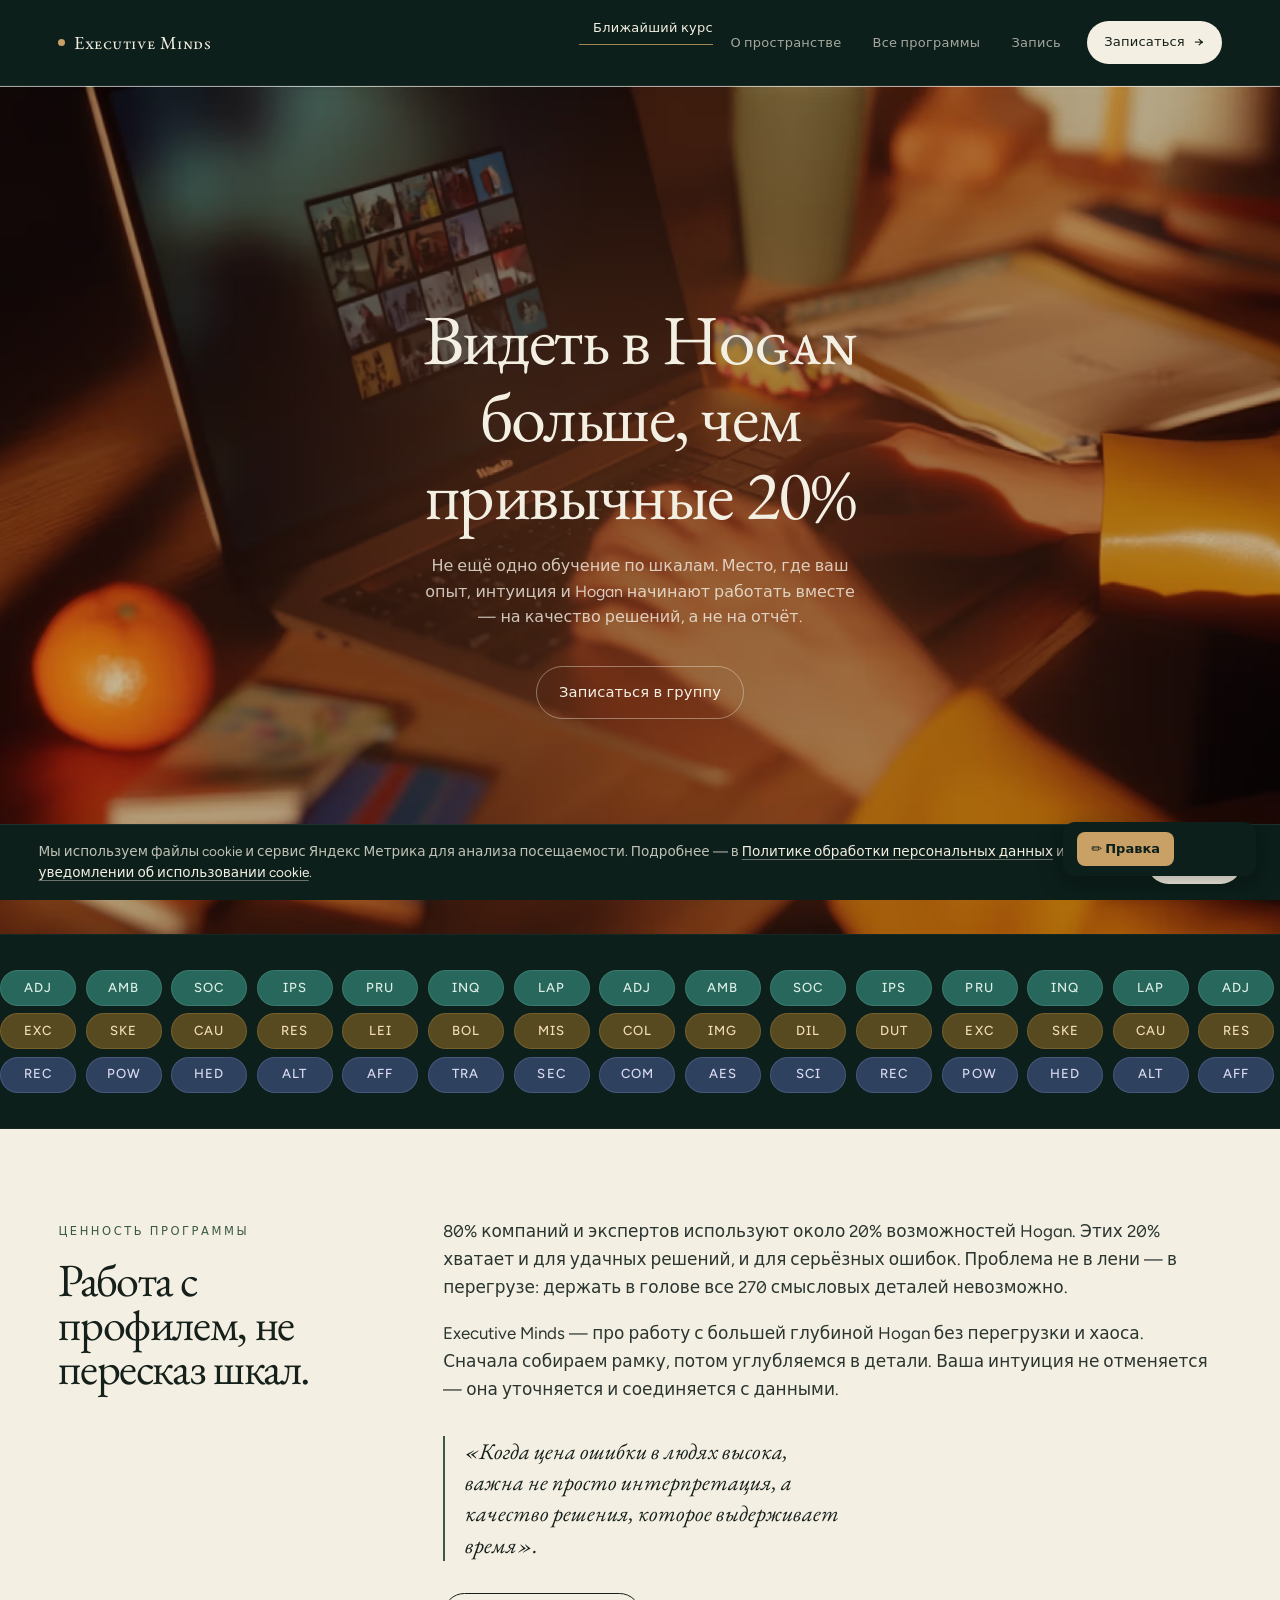
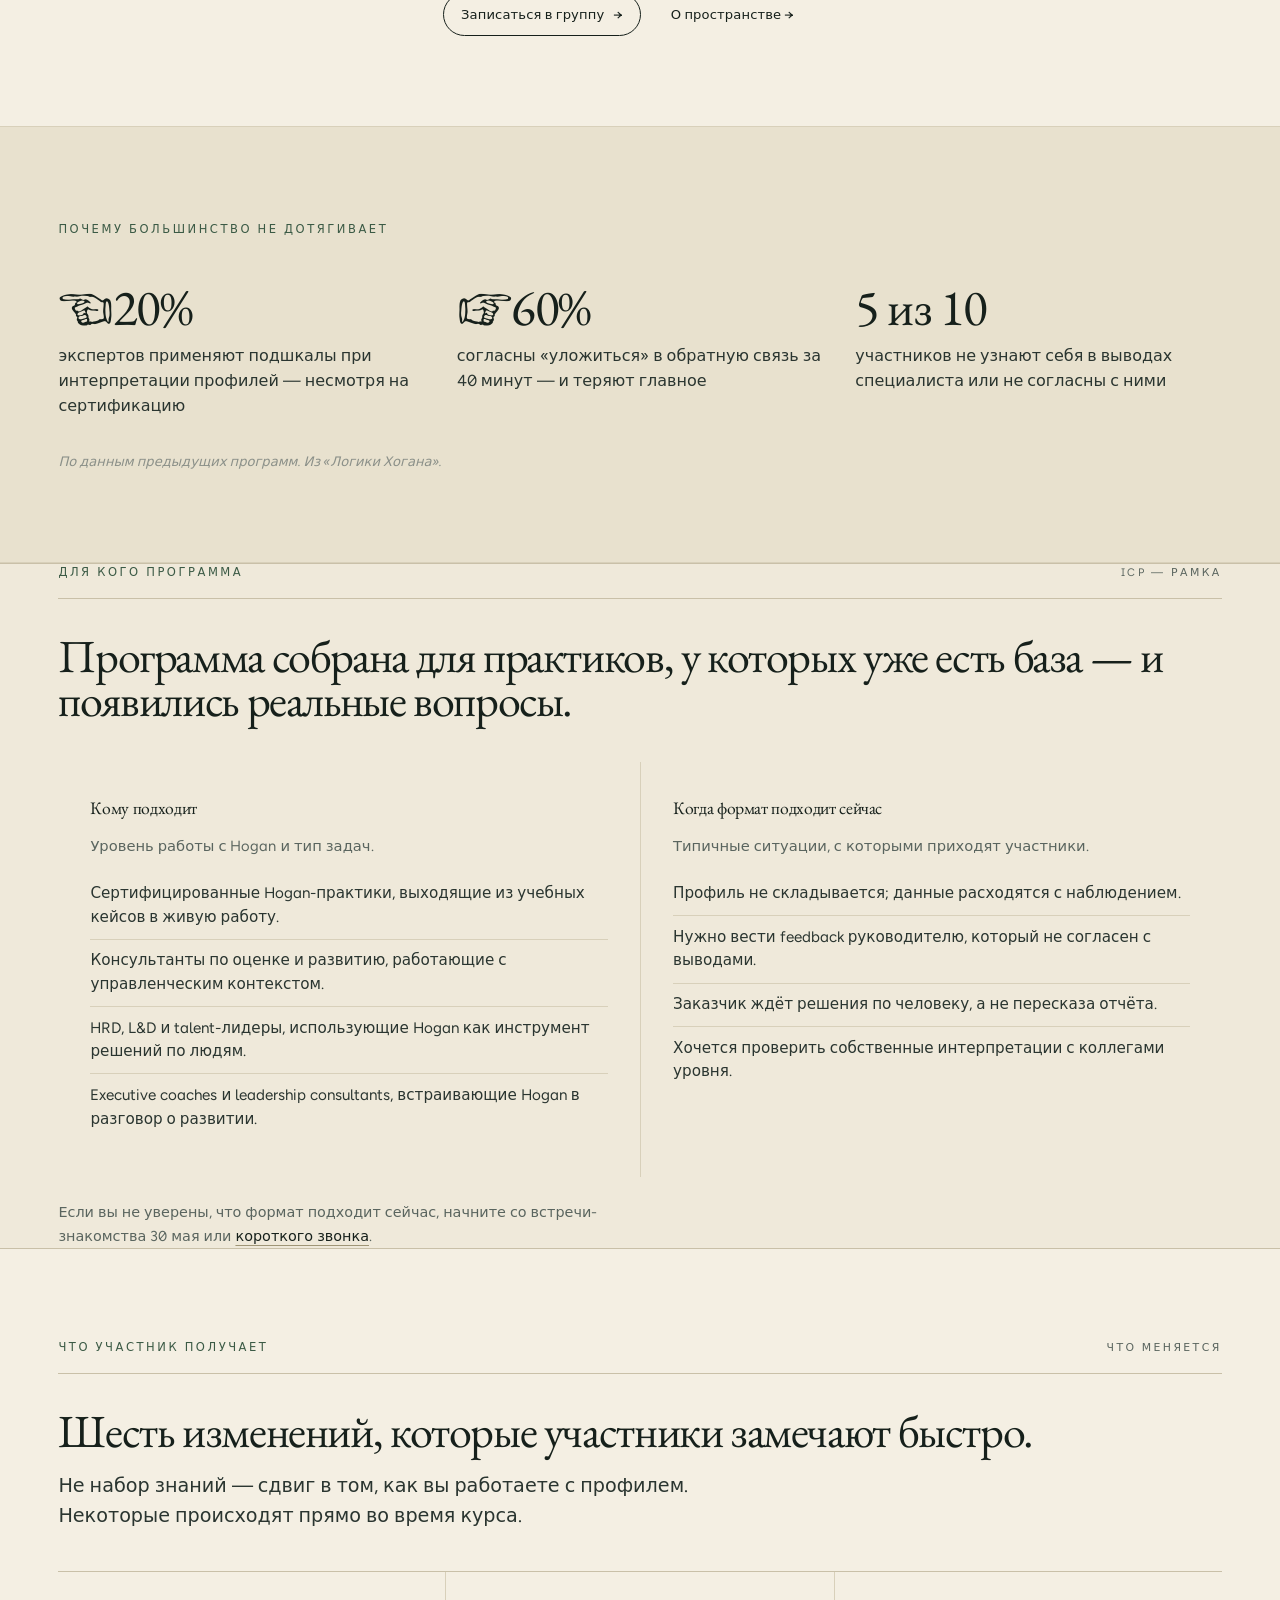
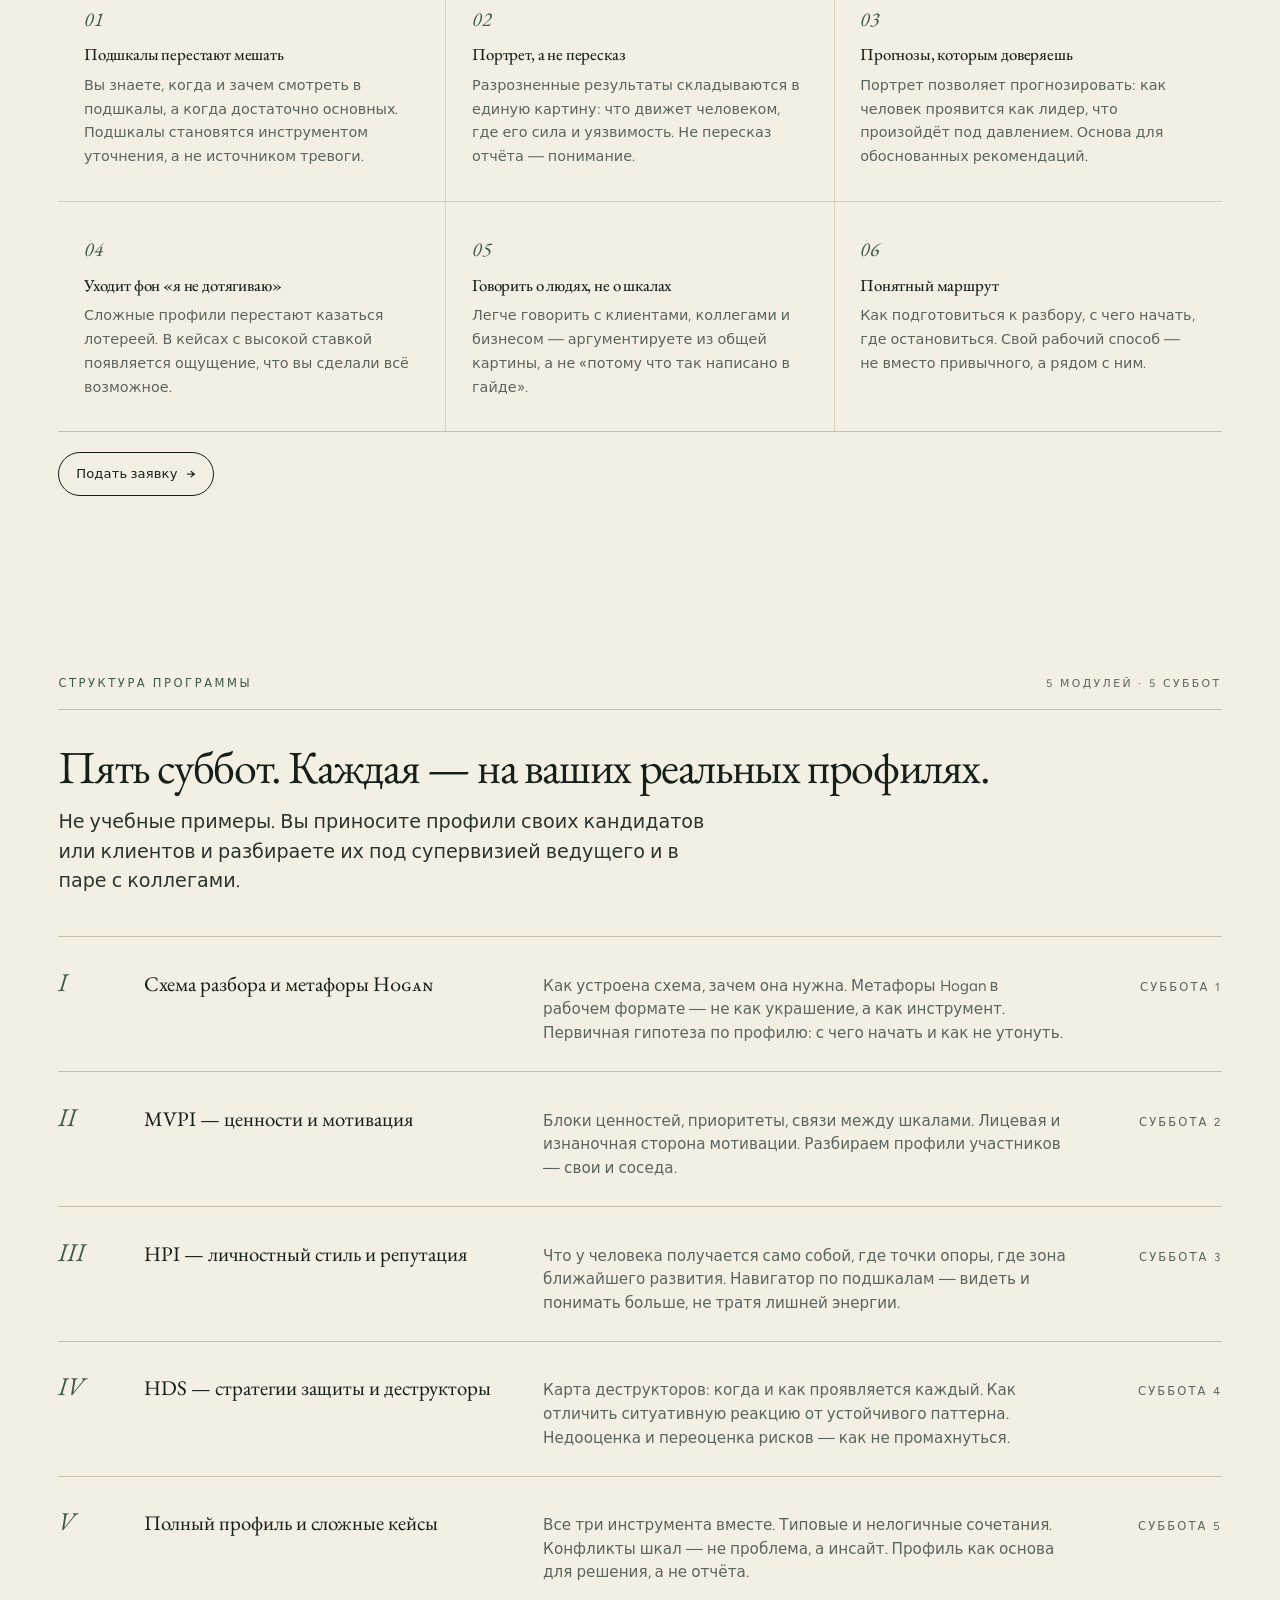
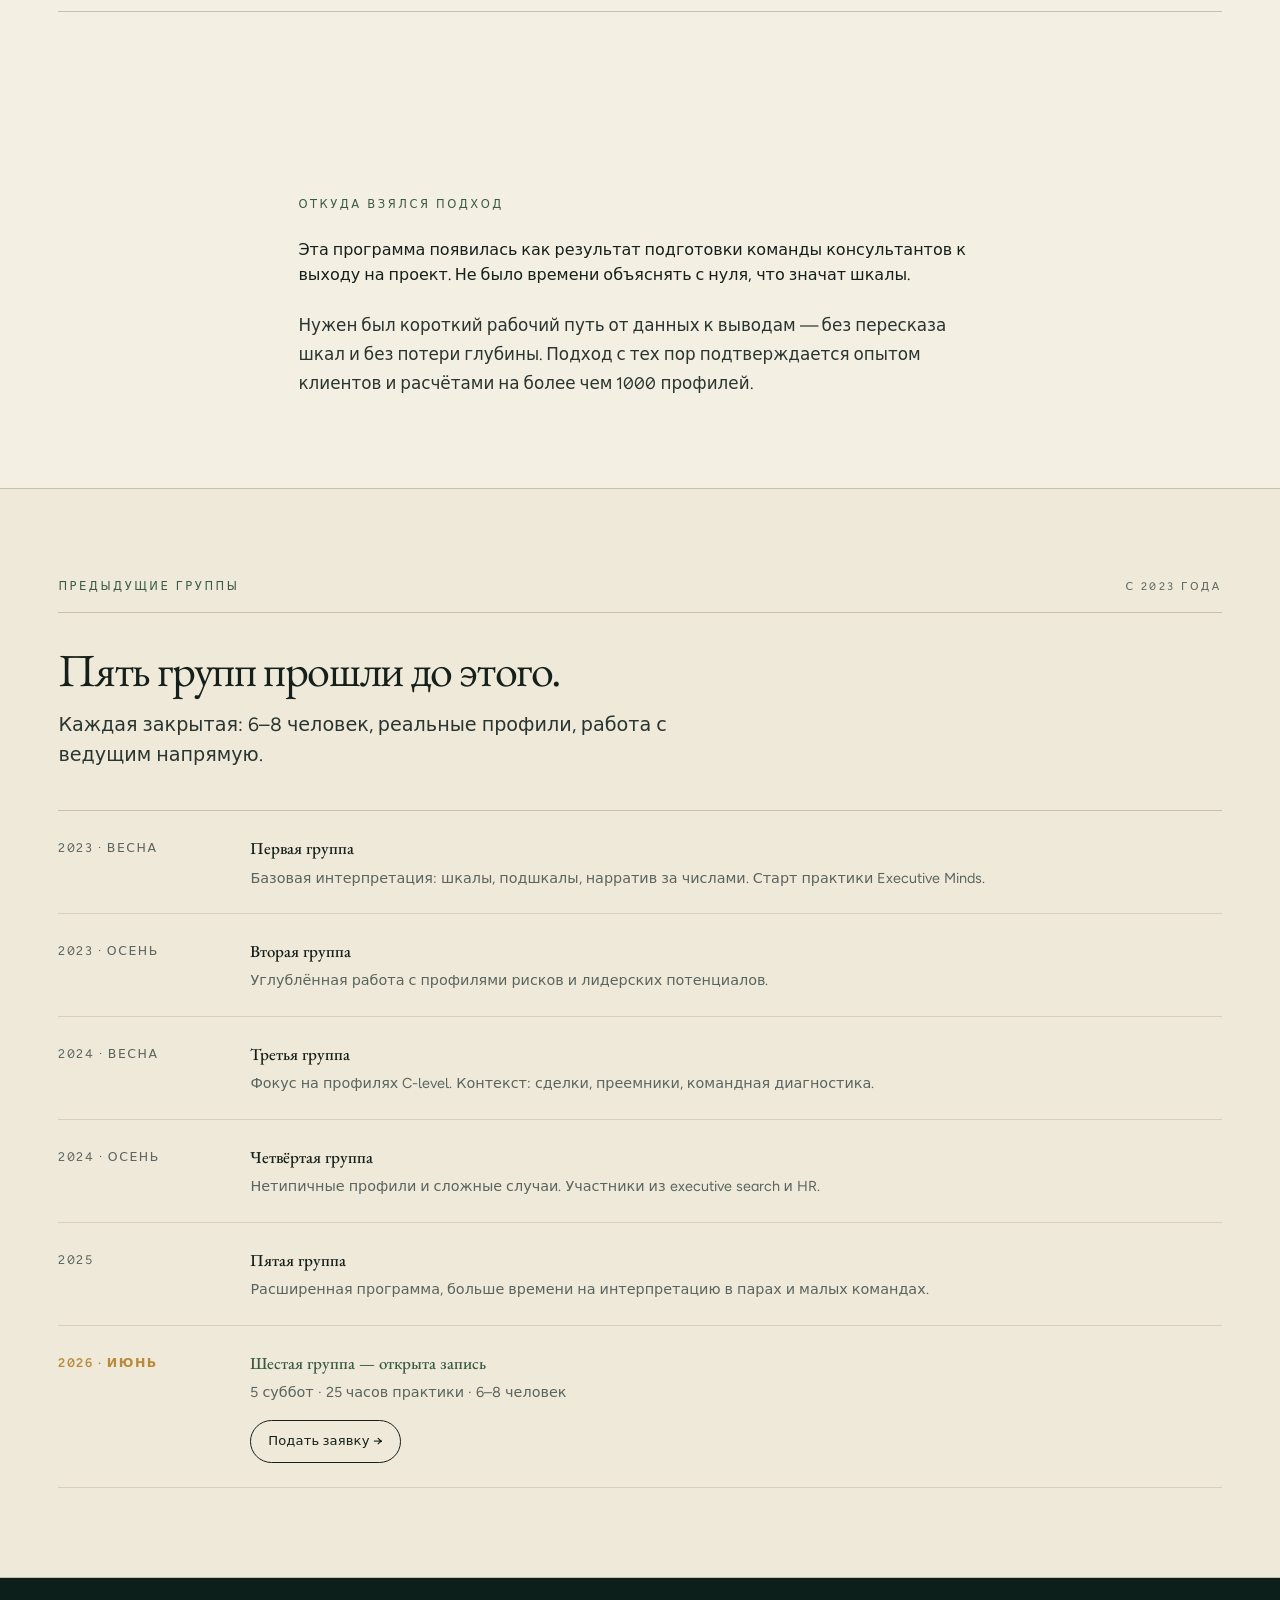
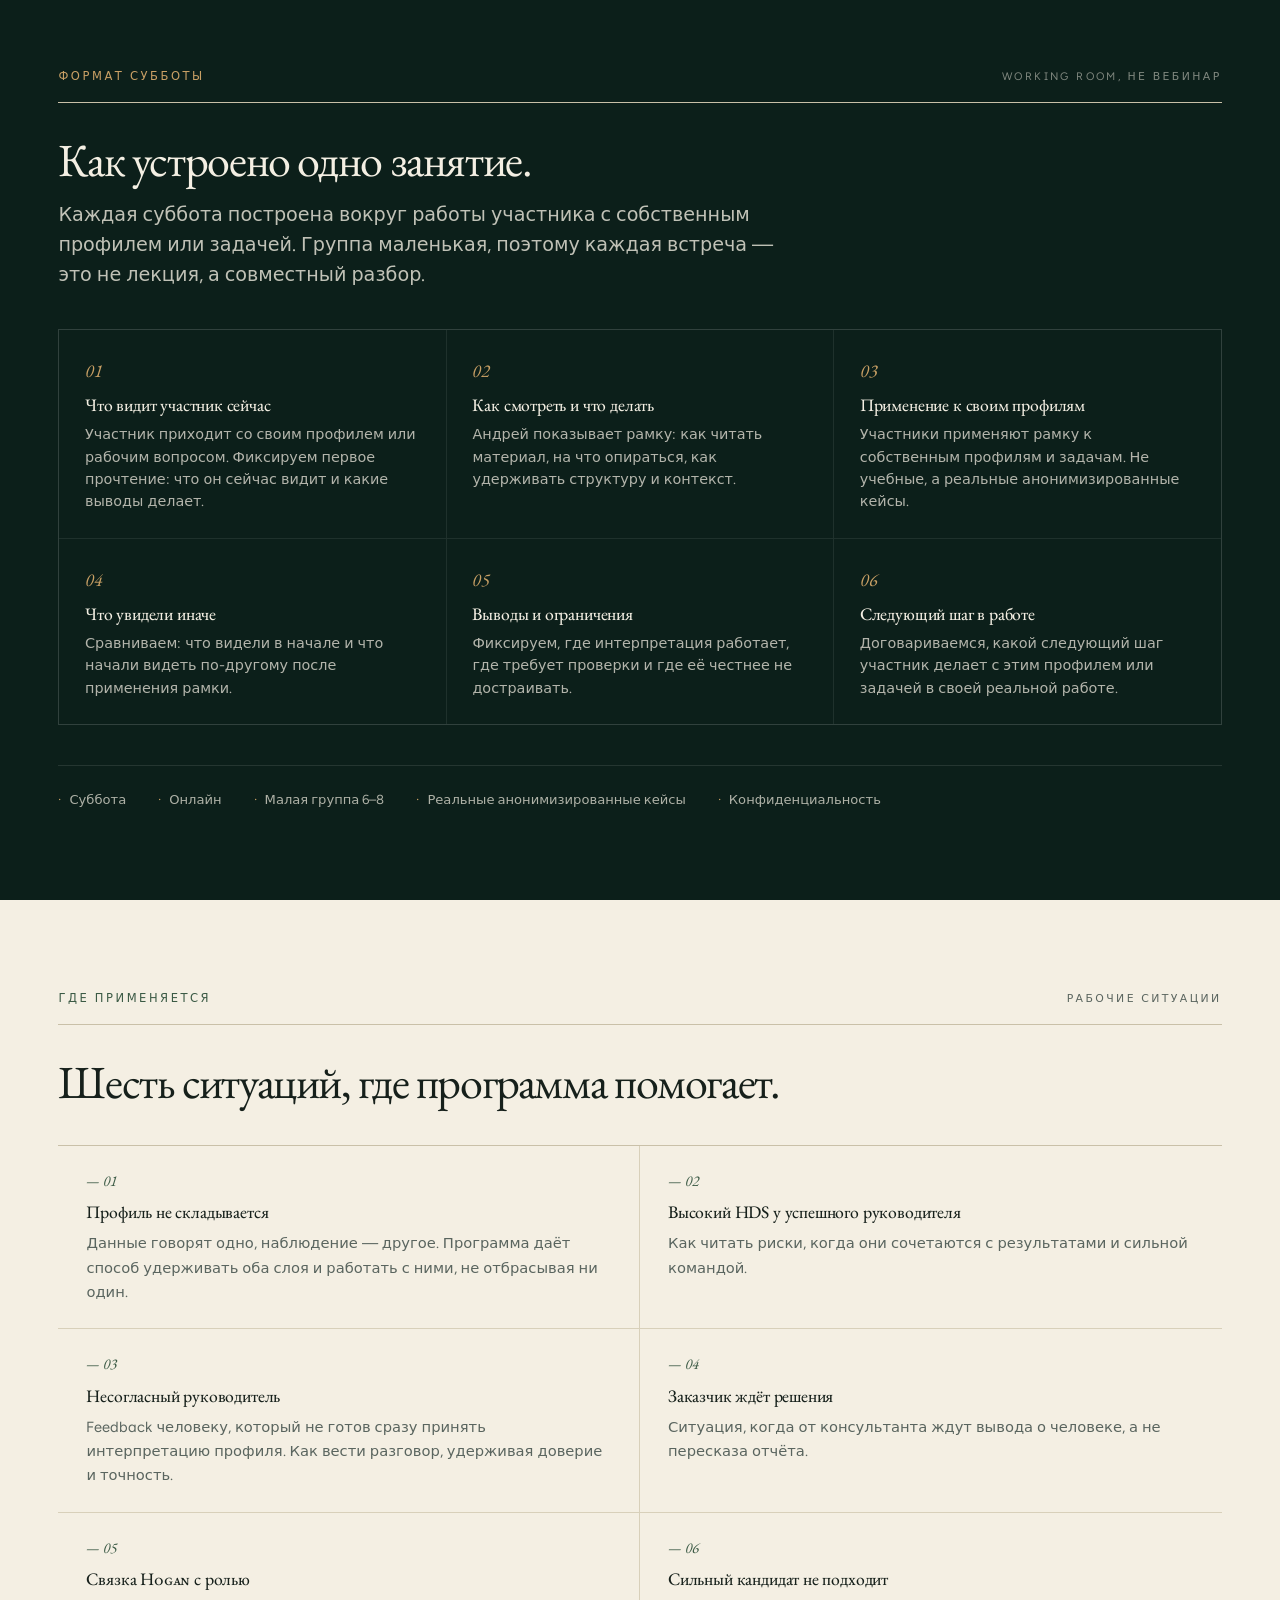
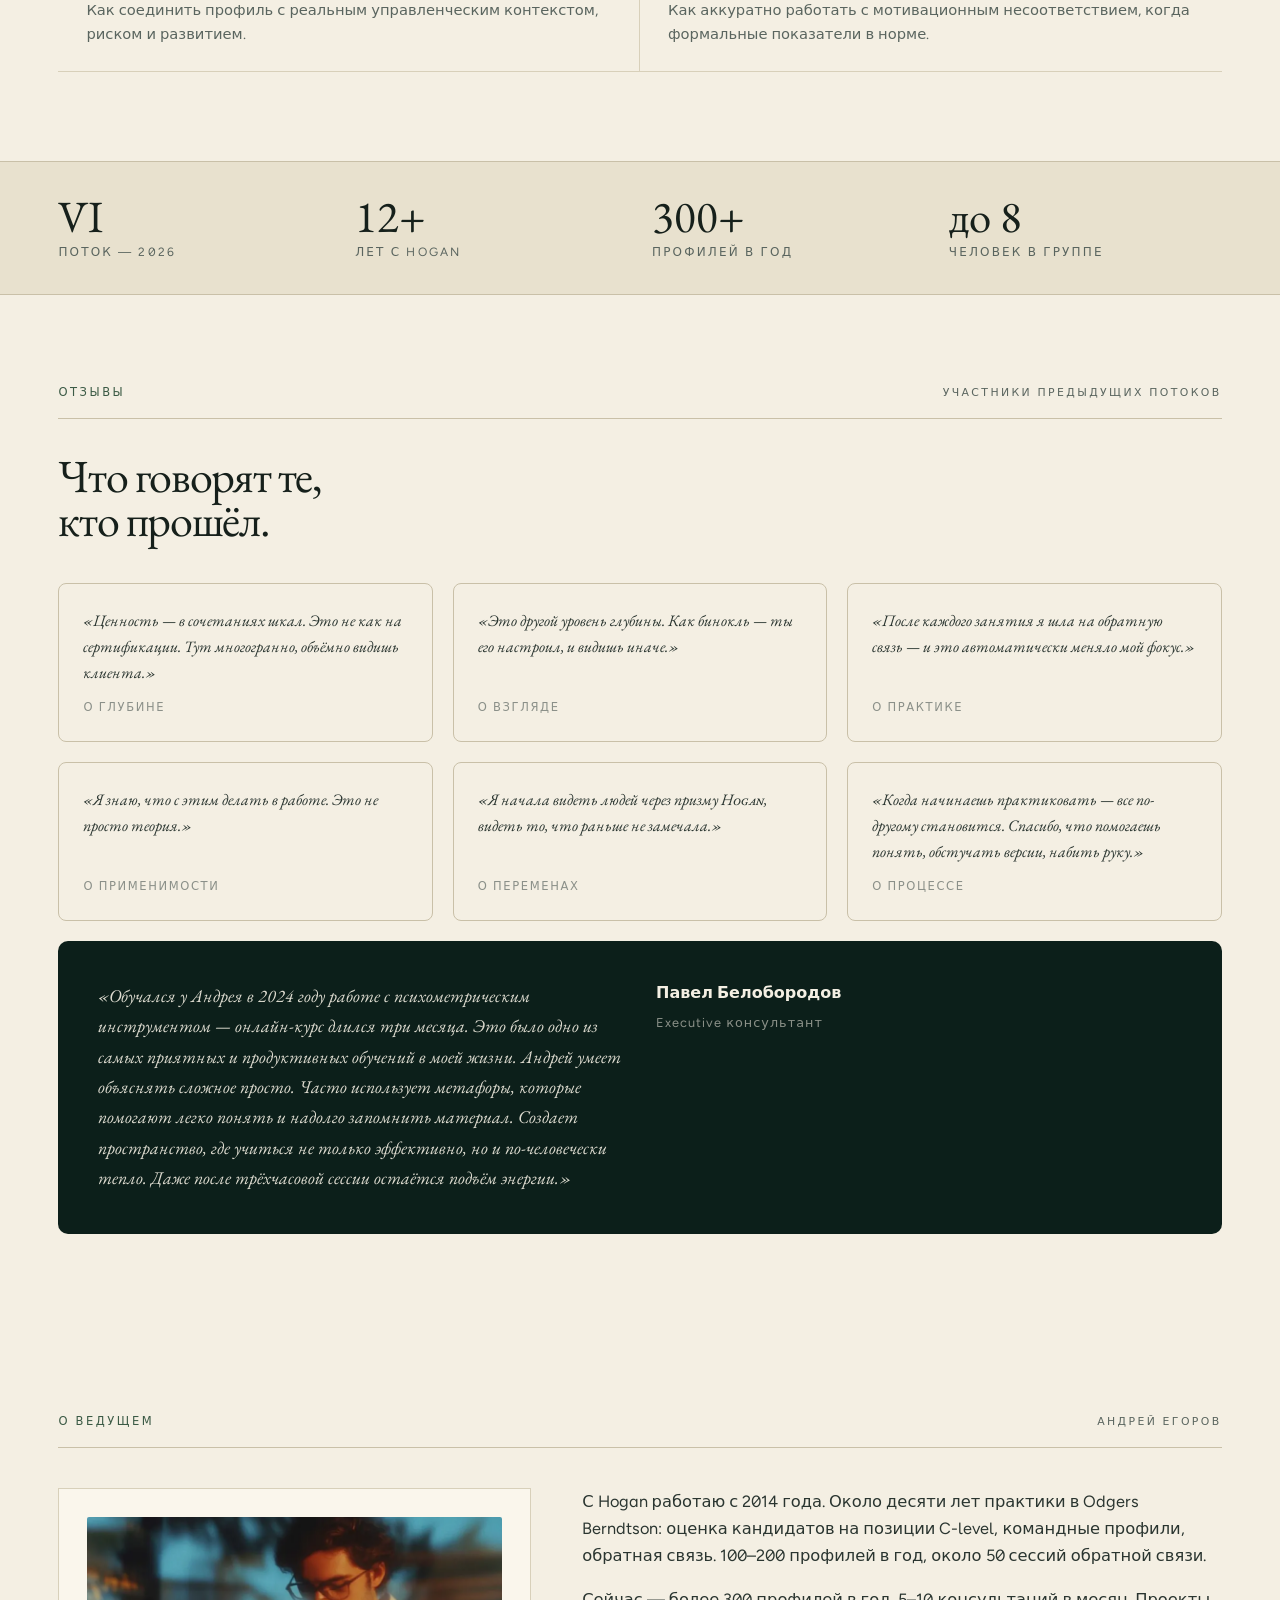
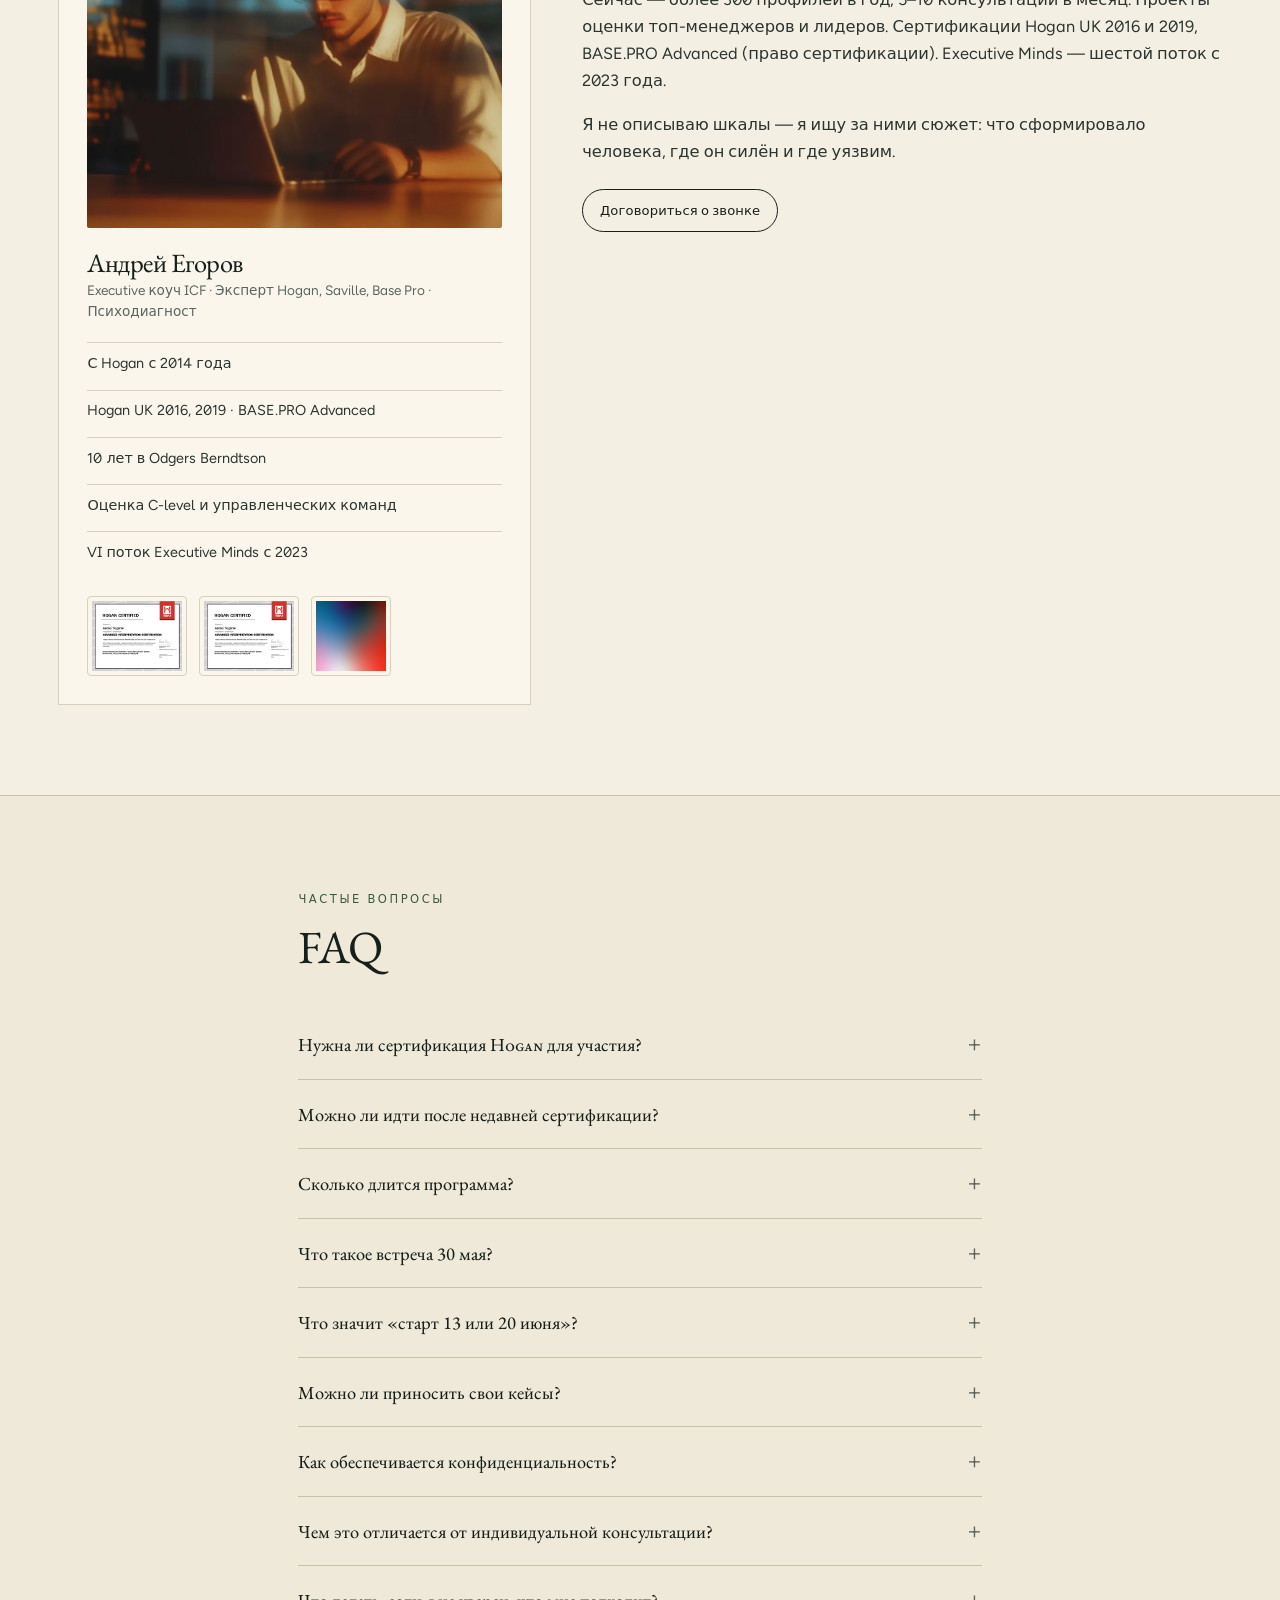
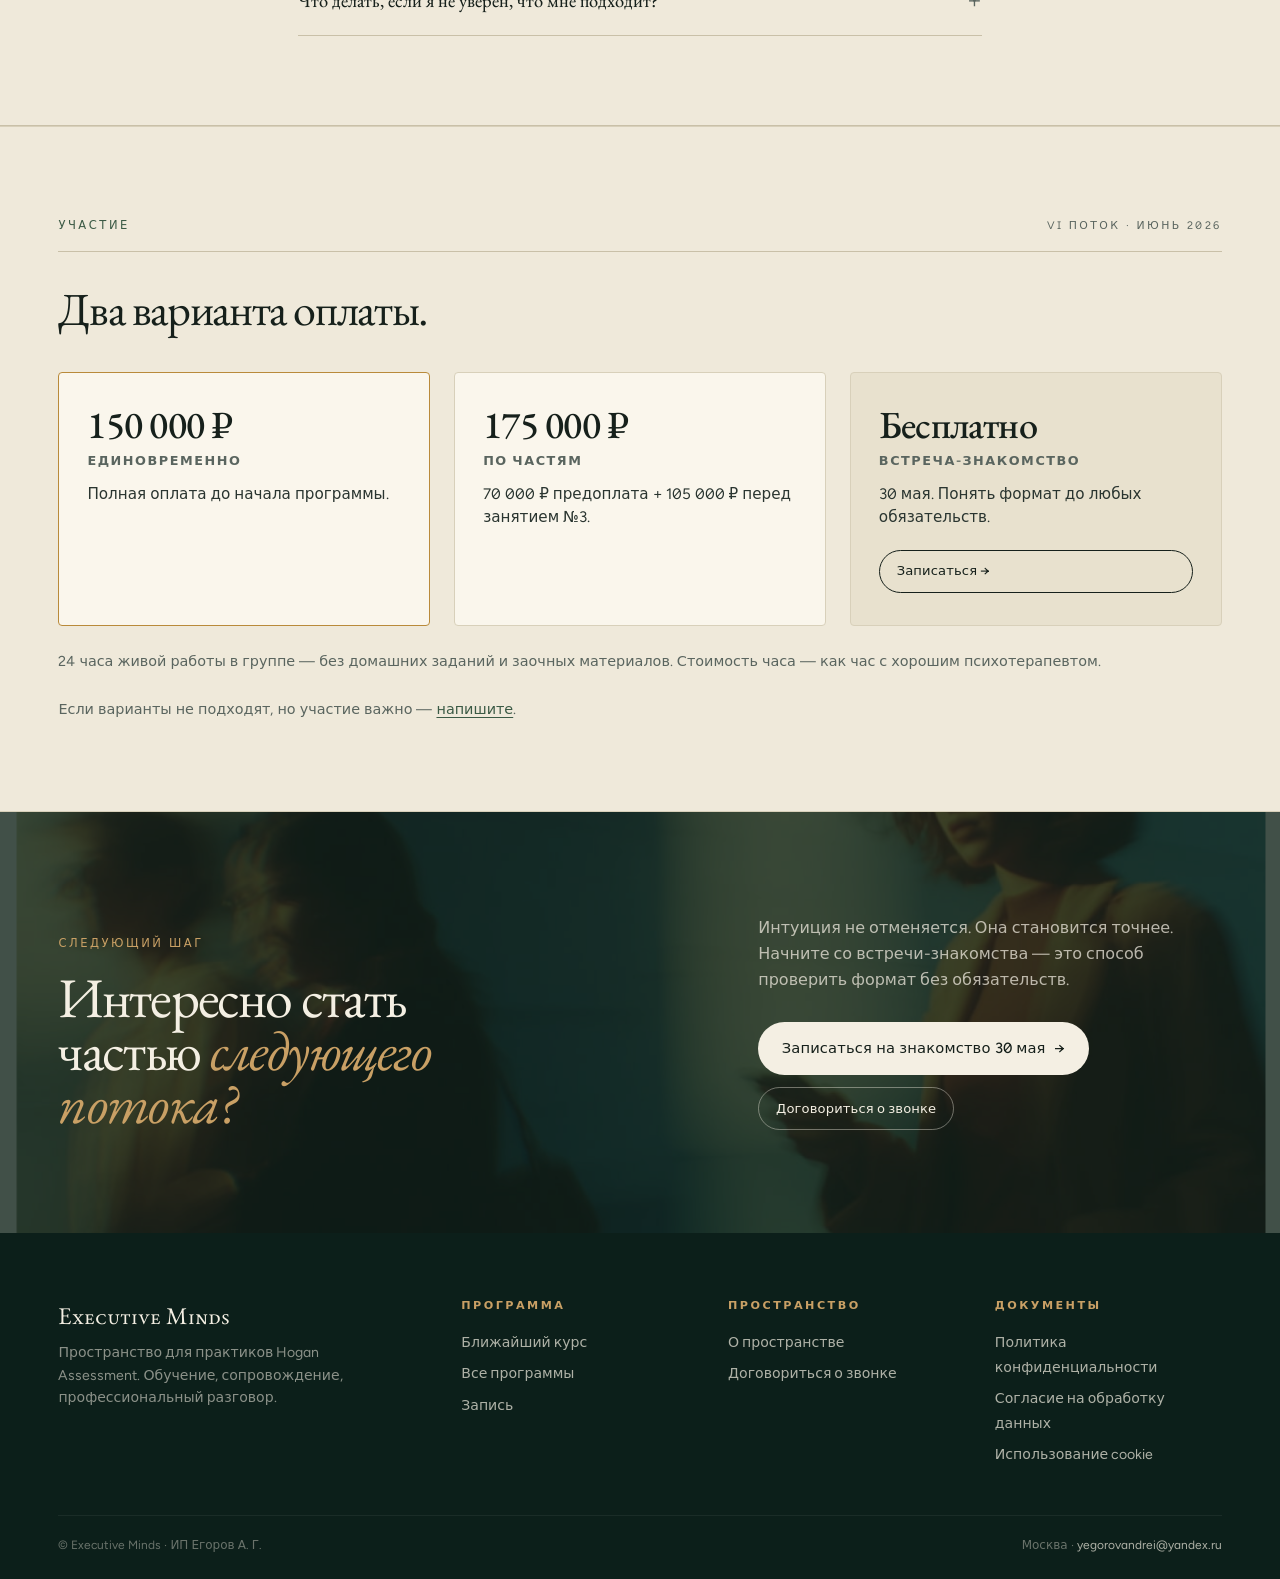
<file: index.html>
<!DOCTYPE html>
<html lang="ru">
<head>
<meta charset="UTF-8">
<meta name="viewport" content="width=device-width, initial-scale=1.0">
<title>Глубинная интерпретация профилей Hogan — Executive Minds</title>
<meta name="description" content="Программа Глубинной интерпретации профилей Hogan для сертифицированных практиков. Малая группа, реальные кейсы, встреча-знакомство 30 мая, старт — 13 или 20 июня.">
<link rel="preconnect" href="https://fonts.googleapis.com">
<link rel="preconnect" href="https://fonts.gstatic.com" crossorigin>
<link href="https://fonts.googleapis.com/css2?family=EB+Garamond:ital,wght@0,400;0,500;0,600;1,400;1,500&family=Figtree:wght@400;500;600&display=swap" rel="stylesheet">
<link rel="stylesheet" href="assets/css/site.css">
<link rel="icon" href="data:image/svg+xml,%3Csvg xmlns='http://www.w3.org/2000/svg' viewBox='0 0 32 32'%3E%3Crect width='32' height='32' fill='%230C1F1A'/%3E%3Ctext x='50%25' y='62%25' text-anchor='middle' font-family='Georgia' fill='%23C9A065' font-size='22'%3EE%3C/text%3E%3C/svg%3E">
<style>
  /* ---------- HERO V2 — full bleed, viewport height ---------- */
  .hero-v2 {
    position: relative; color: var(--cream); overflow: hidden;
    display: flex; flex-direction: column;
    height: calc(100vh - 52px); min-height: 560px;
  }
  .hero-v2-img {
    position: absolute; inset: 0; width: 100%; height: 100%;
    object-fit: cover; object-position: center center; z-index: 0;
  }

  .hero-v2-body {
    position: relative; z-index: 2; flex: 1;
    display: flex; flex-direction: column;
    justify-content: center; align-items: center;
    text-align: center;
    padding: clamp(4rem, 8vh, 7rem) var(--pad);
  }
  .hero-v2-h1 {
    font-family: var(--serif); font-size: clamp(2.8rem, 5.5vw, 5rem);
    font-weight: 400; line-height: 1.1; letter-spacing: -0.02em; color: var(--cream);
    margin-bottom: 1.25rem;
  }
  .hero-v2-sub {
    font-size: 1rem; line-height: 1.6; color: rgba(244,239,227,0.80);
    max-width: 44ch; margin-bottom: 2.25rem;
  }
  .hero-v2-cta-row { display: flex; justify-content: center; }
  .btn--muted {
    background: rgba(100, 82, 128, 0.82);
    color: rgba(244,239,227,0.95);
    border-color: transparent;
    backdrop-filter: blur(8px); -webkit-backdrop-filter: blur(8px);
    font-size: 1rem; padding: 0.85rem 2rem;
  }
  .btn--muted:hover { background: rgba(120, 100, 150, 0.92); }

  /* ---------- VALUE SECTION ---------- */
  .value-grid { display: grid; grid-template-columns: 0.6fr 1.4fr; gap: clamp(2rem, 4vw, 4rem); align-items: start; }
  .value-grid h2 { max-width: 14ch; }
  .value-body p { font-size: 1.06rem; line-height: 1.65; margin-bottom: 1.1rem; color: var(--ink-soft); }
  .value-body .pull { font-family: var(--serif); font-style: italic; font-size: 1.4rem; line-height: 1.4; color: var(--ink); border-left: 2px solid var(--moss); padding-left: 1.25rem; margin: 2rem 0; max-width: 36ch; }
  .pending-note { display: inline-flex; align-items: center; gap: 0.6rem; font-size: 0.78rem; letter-spacing: 0.14em; text-transform: uppercase; color: var(--ink-mute); border: 1px dashed var(--line-strong); padding: 0.5rem 0.85rem; margin-top: 1rem; }
  .pending-note::before { content: ''; width: 6px; height: 6px; border-radius: 50%; background: var(--amber); }
  @media (max-width: 800px) { .value-grid { grid-template-columns: 1fr; } }

  /* PRICE */
  .price-grid { display: grid; grid-template-columns: repeat(3, 1fr); gap: 1.5rem; margin-top: 2.5rem; }
  .price-card { background: var(--paper); border: 1px solid var(--line-soft); border-radius: 4px; padding: 2rem 1.75rem; display: flex; flex-direction: column; }
  .price-card--main { border-color: var(--amber); }
  .price-card--free { background: var(--cream-deep); }
  .price-tag { font-family: var(--serif); font-size: clamp(1.8rem, 3vw, 2.4rem); font-weight: 500; color: var(--ink); letter-spacing: -0.02em; line-height: 1; margin-bottom: 0.5rem; }
  .price-label { font-size: 0.8rem; font-weight: 600; letter-spacing: 0.12em; text-transform: uppercase; color: var(--ink-mute); margin-bottom: 0.75rem; font-family: var(--sans); }
  .price-note { font-size: 0.95rem; line-height: 1.55; color: var(--ink-soft); }
  .price-footnote { margin-top: 1.5rem; font-size: 0.9rem; color: var(--ink-mute); }
  .price-footnote a { color: var(--moss); text-decoration: underline; text-underline-offset: 3px; }
  @media (max-width: 700px) { .price-grid { grid-template-columns: 1fr; } }

  /* STATS TRIO */
  .stats-trio { display: grid; grid-template-columns: repeat(3, 1fr); gap: 2rem; }
  .stat-card { display: flex; flex-direction: column; gap: 0.75rem; }
  .stat-n { font-family: var(--serif); font-size: clamp(2.4rem, 4vw, 3.4rem); font-weight: 400; color: var(--ink); letter-spacing: -0.03em; line-height: 1; }
  .stat-label { font-size: 1rem; line-height: 1.55; color: var(--ink-soft); }
  .stat-source { margin-top: 2rem; font-size: 0.82rem; color: var(--ink-faint); font-style: italic; }
  @media (max-width: 700px) { .stats-trio { grid-template-columns: 1fr; gap: 1.5rem; } }

  /* ICP */
  .icp { background: var(--cream-soft); border-block: 1px solid var(--line); }
  .icp-grid { display: grid; grid-template-columns: 1fr 1fr; gap: 0; }
  .icp-col { padding: 2.25rem clamp(1.25rem, 2.5vw, 2.25rem); border-left: 1px solid var(--line-soft); }
  .icp-col:first-child { border-left: 0; }
  .icp-col h3 { font-size: 1.1rem; font-family: var(--serif); margin-bottom: 1rem; }
  .icp-col ul { list-style: none; }
  .icp-col ul li { font-size: 0.95rem; color: var(--ink-soft); line-height: 1.55; padding: 0.6rem 0; border-bottom: 1px solid var(--line-soft); }
  .icp-col ul li:last-child { border-bottom: 0; }
  .icp-col .lead-small { font-size: 0.92rem; color: var(--ink-mute); margin-bottom: 0.9rem; }
  @media (max-width: 800px) { .icp-grid { grid-template-columns: 1fr; } .icp-col { border-left: 0; border-top: 1px solid var(--line-soft); } .icp-col:first-child { border-top: 0; } }

  /* Results placeholder grid */
  .results-grid { display: grid; grid-template-columns: repeat(3, 1fr); gap: 1px; background: var(--line-soft); border-block: 1px solid var(--line); }
  .results-grid .r {
    background: var(--cream);
    padding: 2rem 1.6rem;
    min-height: 200px;
    display: flex; flex-direction: column; gap: 0.6rem;
  }
  .results-grid .r .num { font-family: var(--serif); font-size: 1.25rem; color: var(--moss); font-style: italic; }
  .results-grid .r h4 { font-family: var(--serif); font-size: 1.05rem; font-weight: 460; }
  .results-grid .r p { font-size: 0.9rem; color: var(--ink-mute); }
  @media (max-width: 900px) { .results-grid { grid-template-columns: repeat(2, 1fr); } }
  @media (max-width: 540px) { .results-grid { grid-template-columns: 1fr; } }

  /* Modules placeholder */
  .modules-list { border-top: 1px solid var(--line); }
  .module {
    border-bottom: 1px solid var(--line);
    padding: 1.6rem 0;
    display: grid;
    grid-template-columns: 60px 1fr 1.4fr 130px;
    gap: clamp(1rem, 2vw, 2rem);
    align-items: baseline;
  }
  .module .m-num { font-family: var(--serif); font-style: italic; font-size: 1.6rem; color: var(--moss); }
  .module .m-title { font-family: var(--serif); font-size: 1.3rem; font-weight: 420; line-height: 1.2; }
  .module .m-desc { font-size: 0.95rem; color: var(--ink-mute); line-height: 1.55; }
  .module .m-tag { font-size: 0.72rem; letter-spacing: 0.18em; text-transform: uppercase; color: var(--ink-mute); justify-self: end; }
  @media (max-width: 900px) {
    .module { grid-template-columns: 36px 1fr; }
    .module .m-desc, .module .m-tag { grid-column: 2; }
    .module .m-tag { justify-self: start; padding-top: 0.4rem; }
  }

  /* Format steps */
  .format-section { background: var(--forest); color: var(--cream); }
  .format-section .eyebrow { color: var(--amber-soft); }
  .format-section h2 { color: var(--cream); }
  .format-section .lead { color: rgba(244,239,227,0.78); max-width: 62ch; }
  .format-steps { display: grid; grid-template-columns: repeat(3, 1fr); gap: 1px; background: rgba(255,255,255,0.08); margin-top: 2.5rem; border: 1px solid rgba(255,255,255,0.08); }
  .format-steps .step { background: var(--forest); padding: 1.6rem; }
  .format-steps .step .n { font-family: var(--serif); font-style: italic; color: var(--amber-soft); font-size: 1.15rem; margin-bottom: 0.6rem; }
  .format-steps .step h4 { color: var(--cream); font-family: var(--serif); font-size: 1.1rem; font-weight: 440; margin-bottom: 0.5rem; }
  .format-steps .step p { color: rgba(244,239,227,0.72); font-size: 0.9rem; line-height: 1.55; }
  .format-facts-row { display: flex; flex-wrap: wrap; gap: 1.25rem 2rem; margin-top: 2.5rem; padding-top: 1.5rem; border-top: 1px solid rgba(255,255,255,0.1); }
  .format-facts-row span { font-size: 0.82rem; color: rgba(244,239,227,0.7); display: inline-flex; gap: 0.5rem; align-items: center; }
  .format-facts-row span::before { content:'·'; color: var(--amber-soft); }
  @media (max-width: 900px) { .format-steps { grid-template-columns: 1fr 1fr; } }
  @media (max-width: 600px) { .format-steps { grid-template-columns: 1fr; } }

  /* Cases */
  .cases-list { display: grid; grid-template-columns: 1fr 1fr; gap: 0; border-top: 1px solid var(--line); }
  .case-item { padding: 1.5rem 1.75rem; border-bottom: 1px solid var(--line-soft); border-right: 1px solid var(--line-soft); }
  .case-item:nth-child(2n) { border-right: 0; }
  .case-item .case-num { font-family: var(--serif); font-style: italic; color: var(--moss); font-size: 0.95rem; margin-bottom: 0.5rem; }
  .case-item h4 { font-family: var(--serif); font-size: 1.1rem; font-weight: 440; line-height: 1.3; margin-bottom: 0.45rem; }
  .case-item p { font-size: 0.92rem; color: var(--ink-mute); }
  @media (max-width: 700px) { .cases-list { grid-template-columns: 1fr; } .case-item { border-right: 0; } }

  /* About host */
  .host {
    display: grid; grid-template-columns: 0.85fr 1.15fr;
    gap: clamp(2rem, 4vw, 4rem); align-items: start;
  }
  .host-card {
    background: var(--paper); border: 1px solid var(--line-soft);
    padding: 1.75rem;
  }
  .host-card h3 { font-family: var(--serif); font-size: 1.65rem; font-weight: 420; margin-bottom: 0.2rem; }
  .host-card .role { font-size: 0.85rem; color: var(--ink-mute); margin-bottom: 1.25rem; }
  .host-card ul { list-style: none; display: flex; flex-direction: column; gap: 0.4rem; }
  .host-card ul li { font-size: 0.9rem; color: var(--ink-soft); padding: 0.55rem 0; border-top: 1px solid var(--line-soft); }
  .host-body p { font-size: 1.02rem; line-height: 1.65; margin-bottom: 1.1rem; color: var(--ink-soft); }
  @media (max-width: 800px) { .host { grid-template-columns: 1fr; } }

  /* FAQ */
  details.faq-item { border-bottom: 1px solid var(--line); padding: 1.25rem 0; }
  details.faq-item summary {
    cursor: pointer; font-family: var(--serif); font-size: 1.15rem; font-weight: 440; color: var(--ink);
    list-style: none; display: flex; gap: 1rem; justify-content: space-between; align-items: center;
  }
  details.faq-item summary::-webkit-details-marker { display: none; }
  details.faq-item summary::after { content: '+'; font-family: var(--sans); font-weight: 300; font-size: 1.5rem; color: var(--ink-mute); transition: transform .2s var(--ease); line-height: 1; }
  details.faq-item[open] summary::after { content: '–'; }
  details.faq-item p { margin-top: 0.85rem; color: var(--ink-soft); font-size: 0.96rem; line-height: 1.6; max-width: 64ch; }

  /* Final CTA dark */
  .final-cta {
    position: relative;
    background: var(--forest);
    color: var(--cream);
    padding: clamp(4rem, 8vw, 7rem) 0;
    overflow: hidden;
  }
  .final-cta-bg {
    position: absolute; inset: 0; z-index: 0;
    background-image: url('assets/img/final-bg.png');
    background-size: cover; background-position: center;
    opacity: 0.22;
  }
  .final-cta-grid {
    position: relative; z-index: 1;
    max-width: var(--maxw); margin: 0 auto; padding: 0 var(--pad);
    display: grid; grid-template-columns: 1.4fr 1fr; gap: clamp(2rem, 4vw, 4rem); align-items: end;
  }
  .final-cta h2 { color: var(--cream); font-size: clamp(2.2rem, 4.5vw, 3.5rem); max-width: 18ch; }
  .final-cta h2 em { color: var(--amber-soft); font-style: italic; font-weight: 380; }
  .final-cta p { color: rgba(244,239,227,0.72); max-width: 48ch; }
  .final-cta .cta-row { display: flex; gap: 0.75rem; flex-wrap: wrap; margin-top: 1.75rem; }
  @media (max-width: 800px) { .final-cta-grid { grid-template-columns: 1fr; } }

  /* Trust strip */
  .trust { background: var(--cream-deep); padding: 2rem 0; border-block: 1px solid var(--line); }
  .trust-grid { display: grid; grid-template-columns: repeat(4, 1fr); gap: 1.5rem; align-items: baseline; }
  .trust-grid .t { display: flex; flex-direction: column; gap: 0.25rem; }
  .trust-grid .t .num { font-family: var(--serif); font-size: clamp(2rem, 3.5vw, 2.8rem); font-weight: 400; color: var(--ink); line-height: 1; }
  .trust-grid .t .lab { font-size: 0.75rem; letter-spacing: 0.18em; text-transform: uppercase; color: var(--ink-mute); }
  @media (max-width: 700px) { .trust-grid { grid-template-columns: 1fr 1fr; } }

  /* Timeline */
  .timeline { display: flex; flex-direction: column; gap: 0; border-top: 1px solid var(--line); margin-top: 2.5rem; }
  .tl-item { display: grid; grid-template-columns: 160px 1fr; gap: 2rem; padding: 1.5rem 0; border-bottom: 1px solid var(--line-soft); align-items: start; }
  .tl-year { font-family: var(--sans); font-size: 0.78rem; letter-spacing: 0.12em; text-transform: uppercase; color: var(--ink-mute); padding-top: 0.2rem; }
  .tl-body strong { font-family: var(--serif); font-size: 1.05rem; font-weight: 500; display: block; margin-bottom: 0.35rem; color: var(--ink); }
  .tl-body p { font-size: 0.9rem; color: var(--ink-mute); line-height: 1.55; margin: 0; }
  .tl-item--active { background: none; }
  .tl-item--active .tl-year { color: var(--amber); font-weight: 600; }
  .tl-item--active .tl-body strong { color: var(--moss); }
  @media (max-width: 700px) { .tl-item { grid-template-columns: 1fr; gap: 0.35rem; } .tl-year { font-size: 0.72rem; } }

  /* Certs in host */
  .host-certs { display: flex; gap: 0.75rem; margin-top: 1.5rem; flex-wrap: wrap; }
  .host-certs img { height: 80px; width: auto; border-radius: 4px; object-fit: contain; border: 1px solid var(--line-soft); background: var(--paper); padding: 4px; }

  /* Testimonials */
  .quotes-grid { display: grid; grid-template-columns: repeat(3, 1fr); gap: 1.25rem; margin-top: 2.5rem; }
  .quote-card { background: var(--cream); border: 1px solid var(--line); border-radius: 8px; padding: 1.5rem; display: flex; flex-direction: column; gap: 0.75rem; }
  .quote-card p { font-family: var(--serif); font-size: clamp(1rem, 1.2vw, 1.15rem); line-height: 1.65; color: var(--ink-soft); font-style: italic; flex: 1; }
  .quote-card .quote-tag { font-family: var(--sans); font-size: 0.72rem; letter-spacing: 0.14em; text-transform: uppercase; color: var(--ink-faint); }
  .quote-featured { grid-column: 1 / -1; background: var(--forest); border-color: transparent; padding: 2.5rem; display: grid; grid-template-columns: 1fr 1fr; gap: 2rem; align-items: start; border-radius: 10px; }
  .quote-featured blockquote { font-family: var(--serif); font-size: clamp(1.05rem, 1.4vw, 1.25rem); line-height: 1.7; color: rgba(244,239,227,0.9); font-style: italic; margin: 0; }
  .quote-featured .qf-meta { display: flex; flex-direction: column; gap: 0.5rem; }
  .quote-featured .qf-name { font-family: var(--sans); font-weight: 600; color: var(--cream); font-size: 1rem; }
  .quote-featured .qf-role { font-family: var(--sans); font-size: 0.8rem; color: rgba(244,239,227,0.55); letter-spacing: 0.08em; }
  @media (max-width: 800px) { .quotes-grid { grid-template-columns: 1fr; } .quote-featured { grid-template-columns: 1fr; } }
  @media (max-width: 700px) { .quotes-grid { grid-template-columns: 1fr; } }
</style>
</head>
<body>

<!-- =================== NAV =================== -->
<nav class="nav" aria-label="Главная навигация">
  <div class="nav-inner">
    <a href="index.html" class="nav-brand"><span class="dot" aria-hidden="true"></span>Executive Minds</a>
    <ul class="nav-list" id="navList">
      <li><a href="index.html" class="is-active">Ближайший курс</a></li>
      <li><a href="space.html">О пространстве</a></li>
      <li><a href="programs.html">Все программы</a></li>
      <li><a href="signup.html">Запись</a></li>
      <li class="nav-cta"><a href="signup.html" class="btn btn--sm btn--cream">Записаться <span class="arr">→</span></a></li>
    </ul>
    <button class="nav-toggle" id="navToggle" aria-label="Открыть меню" aria-expanded="false"><span></span><span></span><span></span></button>
  </div>
</nav>

<!-- =================== HERO V2 =================== -->
<section class="hero-v2" aria-labelledby="hero-title">
  <img src="assets/img/фон руки комп апельсин.avif" alt="" class="hero-v2-img" loading="eager" fetchpriority="high">
  <div class="hero-v2-body">
    <h1 id="hero-title" class="hero-v2-h1">Видеть в Hogan<br>больше, чем<br>привычные 20%</h1>
    <p class="hero-v2-sub">Не ещё одно обучение по шкалам. Место, где ваш опыт, интуиция и Hogan начинают работать вместе — на качество решений, а не на отчёт.</p>
    <div class="hero-v2-cta-row">
      <a href="signup.html?context=group" class="btn btn--outline-light">Записаться в группу</a>
    </div>
  </div>
</section>

<!-- =================== HOGAN MARQUEE =================== -->
<section class="hogan-marquee" aria-hidden="true">
  <div>
    <div class="marquee-row">
      <span class="pill pill--hpi">ADJ</span><span class="pill pill--hpi">AMB</span><span class="pill pill--hpi">SOC</span><span class="pill pill--hpi">IPS</span><span class="pill pill--hpi">PRU</span><span class="pill pill--hpi">INQ</span><span class="pill pill--hpi">LAP</span>
      <span class="pill pill--hpi">ADJ</span><span class="pill pill--hpi">AMB</span><span class="pill pill--hpi">SOC</span><span class="pill pill--hpi">IPS</span><span class="pill pill--hpi">PRU</span><span class="pill pill--hpi">INQ</span><span class="pill pill--hpi">LAP</span>
      <span class="pill pill--hpi">ADJ</span><span class="pill pill--hpi">AMB</span><span class="pill pill--hpi">SOC</span><span class="pill pill--hpi">IPS</span><span class="pill pill--hpi">PRU</span><span class="pill pill--hpi">INQ</span><span class="pill pill--hpi">LAP</span>
    </div>
    <div class="marquee-row marquee-row--rev marquee-row--slow">
      <span class="pill pill--hds">EXC</span><span class="pill pill--hds">SKE</span><span class="pill pill--hds">CAU</span><span class="pill pill--hds">RES</span><span class="pill pill--hds">LEI</span><span class="pill pill--hds">BOL</span><span class="pill pill--hds">MIS</span><span class="pill pill--hds">COL</span><span class="pill pill--hds">IMG</span><span class="pill pill--hds">DIL</span><span class="pill pill--hds">DUT</span>
      <span class="pill pill--hds">EXC</span><span class="pill pill--hds">SKE</span><span class="pill pill--hds">CAU</span><span class="pill pill--hds">RES</span><span class="pill pill--hds">LEI</span><span class="pill pill--hds">BOL</span><span class="pill pill--hds">MIS</span><span class="pill pill--hds">COL</span><span class="pill pill--hds">IMG</span><span class="pill pill--hds">DIL</span><span class="pill pill--hds">DUT</span>
    </div>
    <div class="marquee-row">
      <span class="pill pill--mvpi">REC</span><span class="pill pill--mvpi">POW</span><span class="pill pill--mvpi">HED</span><span class="pill pill--mvpi">ALT</span><span class="pill pill--mvpi">AFF</span><span class="pill pill--mvpi">TRA</span><span class="pill pill--mvpi">SEC</span><span class="pill pill--mvpi">COM</span><span class="pill pill--mvpi">AES</span><span class="pill pill--mvpi">SCI</span>
      <span class="pill pill--mvpi">REC</span><span class="pill pill--mvpi">POW</span><span class="pill pill--mvpi">HED</span><span class="pill pill--mvpi">ALT</span><span class="pill pill--mvpi">AFF</span><span class="pill pill--mvpi">TRA</span><span class="pill pill--mvpi">SEC</span><span class="pill pill--mvpi">COM</span><span class="pill pill--mvpi">AES</span><span class="pill pill--mvpi">SCI</span>
      <span class="pill pill--mvpi">REC</span><span class="pill pill--mvpi">POW</span><span class="pill pill--mvpi">HED</span><span class="pill pill--mvpi">ALT</span><span class="pill pill--mvpi">AFF</span><span class="pill pill--mvpi">TRA</span><span class="pill pill--mvpi">SEC</span>
    </div>
  </div>
</section>

<!-- =================== VALUE =================== -->
<section class="section" id="about-program">
  <div class="wrap">
    <div class="value-grid">
      <div>
        <span class="eyebrow">Ценность программы</span>
        <h2 style="margin-top:1rem;">Работа с профилем, не пересказ&nbsp;шкал.</h2>
      </div>
      <div class="value-body">
        <p>
          80% компаний и экспертов используют около 20% возможностей Hogan. Этих 20% хватает
          и для удачных решений, и для серьёзных ошибок. Проблема не в лени — в перегрузе:
          держать в голове все 270 смысловых деталей невозможно.
        </p>
        <p>
          Executive Minds — про работу с большей глубиной Hogan без перегрузки и хаоса.
          Сначала собираем рамку, потом углубляемся в детали. Ваша интуиция не отменяется —
          она уточняется и соединяется с данными.
        </p>
        <div class="pull">«Когда цена ошибки в людях высока, важна не просто интерпретация, а качество решения, которое выдерживает время».</div>
        <div style="display:flex;gap:0.75rem;flex-wrap:wrap;margin-top:1.5rem;">
          <a href="signup.html?context=group" class="btn btn--outline btn--sm">Записаться в группу <span class="arr">→</span></a>
          <a href="space.html" class="btn btn--ghost btn--sm">О пространстве →</a>
        </div>
      </div>
    </div>
  </div>
</section>

<!-- =================== PROBLEM STATS =================== -->
<section class="section" style="background:var(--cream-deep);border-block:1px solid var(--line-soft);">
  <div class="wrap">
    <div class="kicker-row" style="margin-bottom:2.5rem;">
      <span class="eyebrow">Почему большинство не дотягивает</span>
    </div>
    <div class="stats-trio">
      <div class="stat-card">
        <div class="stat-n">&lt;20%</div>
        <p class="stat-label">экспертов применяют подшкалы при интерпретации профилей — несмотря на сертификацию</p>
      </div>
      <div class="stat-card">
        <div class="stat-n">&gt;60%</div>
        <p class="stat-label">согласны «уложиться» в обратную связь за 40 минут — и теряют главное</p>
      </div>
      <div class="stat-card">
        <div class="stat-n">5 из 10</div>
        <p class="stat-label">участников не узнают себя в выводах специалиста или не согласны с ними</p>
      </div>
    </div>
    <p class="stat-source">По данным предыдущих программ. Из «Логики Хогана».</p>
  </div>
</section>

<!-- =================== ICP =================== -->
<section class="icp">
  <div class="wrap">
    <div class="section-header">
      <div class="kicker-row">
        <span class="eyebrow">Для кого программа</span>
        <span class="side-label">ICP — рамка</span>
      </div>
      <h2>Программа собрана для практиков, у которых уже есть база — и появились реальные вопросы.</h2>
    </div>
    <div class="icp-grid">
      <div class="icp-col">
        <h3>Кому подходит</h3>
        <p class="lead-small">Уровень работы с Hogan и тип задач.</p>
        <ul>
          <li>Сертифицированные Hogan-практики, выходящие из учебных кейсов в живую работу.</li>
          <li>Консультанты по оценке и развитию, работающие с управленческим контекстом.</li>
          <li>HRD, L&amp;D и talent-лидеры, использующие Hogan как инструмент решений по людям.</li>
          <li>Executive coaches и leadership consultants, встраивающие Hogan в разговор о развитии.</li>
        </ul>
      </div>
      <div class="icp-col">
        <h3>Когда формат подходит сейчас</h3>
        <p class="lead-small">Типичные ситуации, с которыми приходят участники.</p>
        <ul>
          <li>Профиль не складывается; данные расходятся с наблюдением.</li>
          <li>Нужно вести feedback руководителю, который не согласен с выводами.</li>
          <li>Заказчик ждёт решения по человеку, а не пересказа отчёта.</li>
          <li>Хочется проверить собственные интерпретации с коллегами уровня.</li>
        </ul>
      </div>
    </div>
    <p class="muted" style="margin-top: 1.5rem; font-size:0.9rem; max-width:60ch;">
      Если вы не уверены, что формат подходит сейчас, начните со встречи-знакомства 30 мая
      или <a href="signup.html?context=call" class="inline-link">короткого звонка</a>.
    </p>
  </div>
</section>

<!-- =================== RESULTS (placeholder grid) =================== -->
<section class="section">
  <div class="wrap">
    <div class="section-header">
      <div class="kicker-row">
        <span class="eyebrow">Что участник получает</span>
        <span class="side-label">Что меняется</span>
      </div>
      <h2>Шесть изменений, которые участники замечают быстро.</h2>
      <p class="lead">Не набор знаний — сдвиг в том, как вы работаете с профилем. Некоторые происходят прямо во время курса.</p>
    </div>
    <div class="results-grid" role="list">
      <div class="r" role="listitem"><span class="num">01</span><h4>Подшкалы перестают мешать</h4><p>Вы знаете, когда и зачем смотреть в подшкалы, а когда достаточно основных. Подшкалы становятся инструментом уточнения, а не источником тревоги.</p></div>
      <div class="r" role="listitem"><span class="num">02</span><h4>Портрет, а не пересказ</h4><p>Разрозненные результаты складываются в единую картину: что движет человеком, где его сила и уязвимость. Не пересказ отчёта — понимание.</p></div>
      <div class="r" role="listitem"><span class="num">03</span><h4>Прогнозы, которым доверяешь</h4><p>Портрет позволяет прогнозировать: как человек проявится как лидер, что произойдёт под давлением. Основа для обоснованных рекомендаций.</p></div>
      <div class="r" role="listitem"><span class="num">04</span><h4>Уходит фон «я не дотягиваю»</h4><p>Сложные профили перестают казаться лотереей. В кейсах с высокой ставкой появляется ощущение, что вы сделали всё возможное.</p></div>
      <div class="r" role="listitem"><span class="num">05</span><h4>Говорить о людях, не о шкалах</h4><p>Легче говорить с клиентами, коллегами и бизнесом — аргументируете из общей картины, а не «потому что так написано в гайде».</p></div>
      <div class="r" role="listitem"><span class="num">06</span><h4>Понятный маршрут</h4><p>Как подготовиться к разбору, с чего начать, где остановиться. Свой рабочий способ — не вместо привычного, а рядом с ним.</p></div>
    </div>
    <div style="display:flex;justify-content:space-between;align-items:center;margin-top:1.25rem;gap:1rem;flex-wrap:wrap;">
      <a href="signup.html" class="btn btn--outline btn--sm">Подать заявку <span class="arr">→</span></a>
    </div>
  </div>
</section>

<!-- =================== MODULES =================== -->
<section class="section">
  <div class="wrap">
    <div class="section-header">
      <div class="kicker-row">
        <span class="eyebrow">Структура программы</span>
        <span class="side-label">5 модулей · 5 суббот</span>
      </div>
      <h2>Пять суббот. Каждая — на ваших реальных профилях.</h2>
      <p class="lead">Не учебные примеры. Вы приносите профили своих кандидатов или клиентов и разбираете их под супервизией ведущего и в паре с коллегами.</p>
    </div>
    <div class="modules-list">
      <article class="module">
        <span class="m-num">I</span>
        <div class="m-title">Схема разбора и метафоры Hogan</div>
        <p class="m-desc">Как устроена схема, зачем она нужна. Метафоры Hogan в рабочем формате — не как украшение, а как инструмент. Первичная гипотеза по профилю: с чего начать и как не утонуть.</p>
        <span class="m-tag">Суббота 1</span>
      </article>
      <article class="module">
        <span class="m-num">II</span>
        <div class="m-title">MVPI — ценности и мотивация</div>
        <p class="m-desc">Блоки ценностей, приоритеты, связи между шкалами. Лицевая и изнаночная сторона мотивации. Разбираем профили участников — свои и соседа.</p>
        <span class="m-tag">Суббота 2</span>
      </article>
      <article class="module">
        <span class="m-num">III</span>
        <div class="m-title">HPI — личностный стиль и репутация</div>
        <p class="m-desc">Что у человека получается само собой, где точки опоры, где зона ближайшего развития. Навигатор по подшкалам — видеть и понимать больше, не тратя лишней энергии.</p>
        <span class="m-tag">Суббота 3</span>
      </article>
      <article class="module">
        <span class="m-num">IV</span>
        <div class="m-title">HDS — стратегии защиты и деструкторы</div>
        <p class="m-desc">Карта деструкторов: когда и как проявляется каждый. Как отличить ситуативную реакцию от устойчивого паттерна. Недооценка и переоценка рисков — как не промахнуться.</p>
        <span class="m-tag">Суббота 4</span>
      </article>
      <article class="module">
        <span class="m-num">V</span>
        <div class="m-title">Полный профиль и сложные кейсы</div>
        <p class="m-desc">Все три инструмента вместе. Типовые и нелогичные сочетания. Конфликты шкал — не проблема, а инсайт. Профиль как основа для решения, а не отчёта.</p>
        <span class="m-tag">Суббота 5</span>
      </article>
    </div>
  </div>
</section>

<!-- =================== ORIGIN STORY =================== -->
<section class="section">
  <div class="wrap-narrow">
    <p class="eyebrow" style="margin-bottom:1.5rem;">Откуда взялся подход</p>
    <blockquote class="pull">Эта программа появилась как результат подготовки команды консультантов к выходу на проект. Не было времени объяснять с нуля, что значат шкалы.</blockquote>
    <p style="font-size:1.05rem;line-height:1.72;color:var(--ink-soft);margin-top:1.5rem;">Нужен был короткий рабочий путь от данных к выводам — без пересказа шкал и без потери глубины. Подход с тех пор подтверждается опытом клиентов и расчётами на более чем 1000 профилей.</p>
  </div>
</section>

<!-- =================== PAST GROUPS TIMELINE =================== -->
<section class="section" style="background:var(--cream-soft);border-block:1px solid var(--line);">
  <div class="wrap">
    <div class="section-header">
      <div class="kicker-row">
        <span class="eyebrow">Предыдущие группы</span>
        <span class="side-label">С 2023 года</span>
      </div>
      <h2>Пять групп прошли до этого.</h2>
      <p class="lead">Каждая закрытая: 6–8 человек, реальные профили, работа с ведущим напрямую.</p>
    </div>
    <div class="timeline">
      <div class="tl-item"><div class="tl-year">2023 · Весна</div><div class="tl-body"><strong>Первая группа</strong><p>Базовая интерпретация: шкалы, подшкалы, нарратив за числами. Старт практики Executive Minds.</p></div></div>
      <div class="tl-item"><div class="tl-year">2023 · Осень</div><div class="tl-body"><strong>Вторая группа</strong><p>Углублённая работа с профилями рисков и лидерских потенциалов.</p></div></div>
      <div class="tl-item"><div class="tl-year">2024 · Весна</div><div class="tl-body"><strong>Третья группа</strong><p>Фокус на профилях C-level. Контекст: сделки, преемники, командная диагностика.</p></div></div>
      <div class="tl-item"><div class="tl-year">2024 · Осень</div><div class="tl-body"><strong>Четвёртая группа</strong><p>Нетипичные профили и сложные случаи. Участники из executive search и HR.</p></div></div>
      <div class="tl-item"><div class="tl-year">2025</div><div class="tl-body"><strong>Пятая группа</strong><p>Расширенная программа, больше времени на интерпретацию в парах и малых командах.</p></div></div>
      <div class="tl-item tl-item--active"><div class="tl-year">2026 · Июнь</div><div class="tl-body"><strong>Шестая группа — открыта запись</strong><p>5 суббот · 25 часов практики · 6–8 человек</p><a href="signup.html?context=group" class="btn btn--outline btn--sm" style="margin-top:1rem;">Подать заявку →</a></div></div>
    </div>
  </div>
</section>

<!-- =================== FORMAT (Saturday logic) =================== -->
<section class="section format-section">
  <div class="wrap">
    <div class="section-header">
      <div class="kicker-row">
        <span class="eyebrow eyebrow--on-dark">Формат субботы</span>
        <span class="side-label" style="color:rgba(244,239,227,0.5);">Working room, не вебинар</span>
      </div>
      <h2>Как устроено одно занятие.</h2>
      <p class="lead">Каждая суббота построена вокруг работы участника с собственным профилем или задачей. Группа маленькая, поэтому каждая встреча — это не лекция, а совместный разбор.</p>
    </div>
    <div class="format-steps" role="list">
      <div class="step" role="listitem"><div class="n">01</div><h4>Что видит участник сейчас</h4><p>Участник приходит со своим профилем или рабочим вопросом. Фиксируем первое прочтение: что он сейчас видит и какие выводы делает.</p></div>
      <div class="step" role="listitem"><div class="n">02</div><h4>Как смотреть и что делать</h4><p>Андрей показывает рамку: как читать материал, на что опираться, как удерживать структуру и контекст.</p></div>
      <div class="step" role="listitem"><div class="n">03</div><h4>Применение к своим профилям</h4><p>Участники применяют рамку к собственным профилям и задачам. Не учебные, а реальные анонимизированные кейсы.</p></div>
      <div class="step" role="listitem"><div class="n">04</div><h4>Что увидели иначе</h4><p>Сравниваем: что видели в начале и что начали видеть по-другому после применения рамки.</p></div>
      <div class="step" role="listitem"><div class="n">05</div><h4>Выводы и ограничения</h4><p>Фиксируем, где интерпретация работает, где требует проверки и где её честнее не достраивать.</p></div>
      <div class="step" role="listitem"><div class="n">06</div><h4>Следующий шаг в работе</h4><p>Договариваемся, какой следующий шаг участник делает с этим профилем или задачей в своей реальной работе.</p></div>
    </div>
    <div class="format-facts-row">
      <span>Суббота</span><span>Онлайн</span><span>Малая группа 6–8</span><span>Реальные анонимизированные кейсы</span><span>Конфиденциальность</span>
    </div>
  </div>
</section>

<!-- =================== CASES =================== -->
<section class="section">
  <div class="wrap">
    <div class="section-header">
      <div class="kicker-row">
        <span class="eyebrow">Где применяется</span>
        <span class="side-label">Рабочие ситуации</span>
      </div>
      <h2>Шесть ситуаций, где программа помогает.</h2>
    </div>
    <div class="cases-list">
      <article class="case-item"><div class="case-num">— 01</div><h4>Профиль не складывается</h4><p>Данные говорят одно, наблюдение — другое. Программа даёт способ удерживать оба слоя и работать с ними, не отбрасывая ни один.</p></article>
      <article class="case-item"><div class="case-num">— 02</div><h4>Высокий HDS у успешного руководителя</h4><p>Как читать риски, когда они сочетаются с результатами и сильной командой.</p></article>
      <article class="case-item"><div class="case-num">— 03</div><h4>Несогласный руководитель</h4><p>Feedback человеку, который не готов сразу принять интерпретацию профиля. Как вести разговор, удерживая доверие и точность.</p></article>
      <article class="case-item"><div class="case-num">— 04</div><h4>Заказчик ждёт решения</h4><p>Ситуация, когда от консультанта ждут вывода о человеке, а не пересказа отчёта.</p></article>
      <article class="case-item"><div class="case-num">— 05</div><h4>Связка Hogan с ролью</h4><p>Как соединить профиль с реальным управленческим контекстом, риском и развитием.</p></article>
      <article class="case-item"><div class="case-num">— 06</div><h4>Сильный кандидат не подходит</h4><p>Как аккуратно работать с мотивационным несоответствием, когда формальные показатели в норме.</p></article>
    </div>
  </div>
</section>

<!-- =================== TRUST STRIP =================== -->
<section class="trust" aria-label="Доверие к программе">
  <div class="wrap">
    <div class="trust-grid">
      <div class="t"><span class="num">VI</span><span class="lab">Поток — 2026</span></div>
      <div class="t"><span class="num">12+</span><span class="lab">Лет с Hogan</span></div>
      <div class="t"><span class="num">300+</span><span class="lab">Профилей в год</span></div>
      <div class="t"><span class="num">до 8</span><span class="lab">Человек в группе</span></div>
    </div>
  </div>
</section>

<!-- =================== TESTIMONIALS =================== -->
<section class="section" aria-label="Отзывы участников">
  <div class="wrap">
    <div class="section-header">
      <div class="kicker-row">
        <span class="eyebrow">Отзывы</span>
        <span class="side-label">Участники предыдущих потоков</span>
      </div>
      <h2>Что говорят те,<br>кто прошёл.</h2>
    </div>
    <div class="quotes-grid">
      <div class="quote-card">
        <p>«Ценность — в сочетаниях шкал. Это не как на сертификации. Тут многогранно, объёмно видишь клиента.»</p>
        <span class="quote-tag">О глубине</span>
      </div>
      <div class="quote-card">
        <p>«Это другой уровень глубины. Как бинокль — ты его настроил, и видишь иначе.»</p>
        <span class="quote-tag">О взгляде</span>
      </div>
      <div class="quote-card">
        <p>«После каждого занятия я шла на обратную связь — и это автоматически меняло мой фокус.»</p>
        <span class="quote-tag">О практике</span>
      </div>
      <div class="quote-card">
        <p>«Я знаю, что с этим делать в работе. Это не просто теория.»</p>
        <span class="quote-tag">О применимости</span>
      </div>
      <div class="quote-card">
        <p>«Я начала видеть людей через призму Hogan, видеть то, что раньше не замечала.»</p>
        <span class="quote-tag">О переменах</span>
      </div>
      <div class="quote-card">
        <p>«Когда начинаешь практиковать — все по-другому становится. Спасибо, что помогаешь понять, обстучать версии, набить руку.»</p>
        <span class="quote-tag">О процессе</span>
      </div>
      <div class="quote-featured">
        <blockquote>«Обучался у Андрея в 2024 году работе с психометрическим инструментом — онлайн-курс длился три месяца. Это было одно из самых приятных и продуктивных обучений в моей жизни. Андрей умеет объяснять сложное просто. Часто использует метафоры, которые помогают легко понять и надолго запомнить материал. Создает пространство, где учиться не только эффективно, но и по-человечески тепло. Даже после трёхчасовой сессии остаётся подъём энергии.»</blockquote>
        <div class="qf-meta">
          <div class="qf-name">Павел Белобородов</div>
          <div class="qf-role">Executive консультант</div>
        </div>
      </div>
    </div>
  </div>
</section>

<!-- =================== HOST =================== -->
<section class="section" id="host">
  <div class="wrap">
    <div class="section-header">
      <div class="kicker-row">
        <span class="eyebrow">О ведущем</span>
        <span class="side-label">Андрей Егоров</span>
      </div>
    </div>
    <div class="host">
      <aside class="host-card">
        <img src="assets/img/person-host.webp" alt="Андрей Егоров" style="width:100%;aspect-ratio:4/3;object-fit:cover;border-radius:2px;margin-bottom:1.25rem;">
        <h3>Андрей Егоров</h3>
        <div class="role">Executive коуч ICF · Эксперт Hogan, Saville, Base Pro · Психодиагност</div>
        <ul>
          <li>С Hogan с 2014 года</li>
          <li>Hogan UK 2016, 2019 · BASE.PRO Advanced</li>
          <li>10 лет в Odgers Berndtson</li>
          <li>Оценка C-level и управленческих команд</li>
          <li>VI поток Executive Minds с 2023</li>
        </ul>
        <div class="host-certs">
          <img src="assets/img/cert-hogan-1.png" alt="Сертификат Hogan Advanced 2016">
          <img src="assets/img/cert-hogan-2.png" alt="Сертификат Hogan Advanced 2019">
          <img src="assets/img/cert-hogan-apac.jpeg" alt="Сертификация Hogan Assessment">
        </div>
      </aside>
      <div class="host-body">
        <p>
          С Hogan работаю с 2014 года. Около десяти лет практики в Odgers Berndtson:
          оценка кандидатов на позиции C-level, командные профили, обратная связь.
          100–200 профилей в год, около 50 сессий обратной связи.
        </p>
        <p>
          Сейчас — более 300 профилей в год, 5–10 консультаций в месяц. Проекты оценки
          топ-менеджеров и лидеров. Сертификации Hogan UK 2016 и 2019, BASE.PRO Advanced
          (право сертификации). Executive Minds — шестой поток с 2023 года.
        </p>
        <p>
          Я не описываю шкалы — я ищу за ними сюжет: что сформировало человека, где он силён
          и где уязвим.
        </p>
        <div style="display:flex;gap:0.75rem;flex-wrap:wrap;margin-top:1.5rem;">
          <a href="signup.html?context=call" class="btn btn--outline btn--sm">Договориться о звонке</a>
        </div>
      </div>
    </div>
  </div>
</section>

<!-- =================== FAQ =================== -->
<section class="section" style="background:var(--cream-soft);border-block:1px solid var(--line);">
  <div class="wrap-narrow">
    <div class="section-header">
      <span class="eyebrow">Частые вопросы</span>
      <h2 style="margin-top:1rem;">FAQ</h2>
    </div>
    <div>
      <details class="faq-item">
        <summary>Нужна ли сертификация Hogan для участия?</summary>
        <p>Программа рассчитана на сертифицированных Hogan-практиков. Если у вас другой опыт работы с инструментом и вы не уверены, что формат подойдёт сейчас — напишите нам, и мы вместе посмотрим, имеет ли смысл встреча-знакомство 30 мая.</p>
      </details>
      <details class="faq-item">
        <summary>Можно ли идти после недавней сертификации?</summary>
        <p>Да, программа специально собрана для перехода от учебных кейсов к живой работе. Если базовая сертификация только что закончилась, формат поможет уверенно встать на ноги в реальной интерпретации.</p>
      </details>
      <details class="faq-item">
        <summary>Сколько длится программа?</summary>
        <p>5 суббот, онлайн, малая группа. Старт — 13 или 20 июня, по мере формирования группы. Точная финальная дата стартового занятия будет подтверждена после встречи-знакомства 30 мая.</p>
      </details>
      <details class="faq-item">
        <summary>Что такое встреча 30 мая?</summary>
        <p>Это встреча-знакомство с группой. Возможность увидеть формат, услышать ведущего, познакомиться с участниками и понять, подходит ли программа вашему запросу. Встреча ни к чему не обязывает.</p>
      </details>
      <details class="faq-item">
        <summary>Что значит «старт 13 или 20 июня»?</summary>
        <p>Точная дата старта зависит от того, как сформируется группа после встречи 30 мая. Мы фиксируем оба варианта, чтобы было пространство выбрать ту дату, которая лучше работает для собравшихся участников.</p>
      </details>
      <details class="faq-item">
        <summary>Можно ли приносить свои кейсы?</summary>
        <p>Да, именно с этим программа и работает. Участник приходит со своим профилем, задачей или рабочим вопросом. Кейсы анонимизируются по правилам конфиденциальности.</p>
      </details>
      <details class="faq-item">
        <summary>Как обеспечивается конфиденциальность?</summary>
        <p>Кейсы анонимизируются заранее. Внутренние договорённости группы про конфиденциальность фиксируются на первой встрече. Подробности — на встрече-знакомстве.</p>
      </details>
      <details class="faq-item">
        <summary>Чем это отличается от индивидуальной консультации?</summary>
        <p>Программа даёт рамку и опыт совместного разбора в группе уровня. Индивидуальный формат подходит, если вам нужен разбор одного конкретного профиля сейчас — см. <a href="programs.html" class="inline-link">страницу всех программ</a>.</p>
      </details>
      <details class="faq-item">
        <summary>Что делать, если я не уверен, что мне подходит?</summary>
        <p>Самое простое — прийти на встречу-знакомство 30 мая или <a href="signup.html?context=call" class="inline-link">договориться о коротком звонке</a>. Это способ проверить формат без обязательств.</p>
      </details>
    </div>
  </div>
</section>

<!-- =================== PRICE =================== -->
<section class="section" id="price" style="background:var(--cream-soft);border-block:1px solid var(--line-soft);">
  <div class="wrap">
    <div class="section-header">
      <div class="kicker-row">
        <span class="eyebrow">Участие</span>
        <span class="side-label">VI поток · июнь 2026</span>
      </div>
      <h2>Два варианта оплаты.</h2>
    </div>
    <div class="price-grid">
      <div class="price-card price-card--main">
        <div class="price-tag">150 000 ₽</div>
        <div class="price-label">Единовременно</div>
        <p class="price-note">Полная оплата до начала программы.</p>
      </div>
      <div class="price-card">
        <div class="price-tag">175 000 ₽</div>
        <div class="price-label">По частям</div>
        <p class="price-note">70 000 ₽ предоплата + 105 000 ₽ перед занятием&nbsp;№3.</p>
      </div>
      <div class="price-card price-card--free">
        <div class="price-tag">Бесплатно</div>
        <div class="price-label">Встреча-знакомство</div>
        <p class="price-note">30 мая. Понять формат до любых обязательств.</p>
        <a href="signup.html?context=znakomstvo-30-05" class="btn btn--outline btn--sm" style="margin-top:1.25rem;">Записаться →</a>
      </div>
    </div>
    <p class="price-footnote">24 часа живой работы в группе — без домашних заданий и заочных материалов. Стоимость часа — как час с хорошим психотерапевтом.</p>
    <p class="price-footnote">Если варианты не подходят, но участие важно — <a href="signup.html?context=talk">напишите</a>.</p>
  </div>
</section>

<!-- =================== FINAL CTA =================== -->
<section class="final-cta">
  <div class="final-cta-bg" aria-hidden="true"></div>
  <div class="final-cta-grid">
    <div>
      <span class="eyebrow eyebrow--on-dark">Следующий шаг</span>
      <h2 style="margin-top:1rem;">Интересно стать частью <em>следующего потока?</em></h2>
    </div>
    <div>
      <p>Интуиция не отменяется. Она становится точнее. Начните со встречи-знакомства — это способ проверить формат без обязательств.</p>
      <div class="cta-row">
        <a href="signup.html?context=znakomstvo-30-05" class="btn btn--cream">Записаться на знакомство 30 мая <span class="arr">→</span></a>
        <a href="signup.html?context=call" class="btn btn--outline-light btn--sm">Договориться о звонке</a>
      </div>
    </div>
  </div>
</section>

<!-- =================== FOOTER =================== -->
<footer class="footer">
  <div class="wrap">
    <div class="footer-grid">
      <div>
        <div class="footer-brand">Executive Minds</div>
        <p class="footer-tag">Пространство для практиков Hogan Assessment. Обучение, сопровождение, профессиональный разговор.</p>
      </div>
      <div class="footer-col">
        <h5>Программа</h5>
        <ul>
          <li><a href="index.html">Ближайший курс</a></li>
          <li><a href="programs.html">Все программы</a></li>
          <li><a href="signup.html">Запись</a></li>
        </ul>
      </div>
      <div class="footer-col">
        <h5>Пространство</h5>
        <ul>
          <li><a href="space.html">О пространстве</a></li>
          <li><a href="signup.html?context=call">Договориться о звонке</a></li>
        </ul>
      </div>
      <div class="footer-col">
        <h5>Документы</h5>
        <ul>
          <li><a href="privacy.html">Политика конфиденциальности</a></li>
          <li><a href="consent.html">Согласие на обработку данных</a></li>
          <li><a href="cookies.html">Использование cookie</a></li>
        </ul>
      </div>
    </div>
    <div class="footer-base">
      <span>© Executive Minds · ИП Егоров А. Г.</span>
      <span>Москва · <a href="mailto:yegorovandrei@yandex.ru">yegorovandrei@yandex.ru</a></span>
    </div>
  </div>
</footer>

<!-- =================== COOKIE =================== -->
<div class="cookie" id="cookieBanner" role="dialog" aria-label="Уведомление об использовании cookie">
  <div class="cookie-inner">
    <p class="cookie-text">
      Мы используем файлы cookie и сервис Яндекс Метрика для анализа посещаемости.
      Подробнее — в <a href="privacy.html">Политике обработки персональных данных</a> и
      <a href="cookies.html">уведомлении об использовании cookie</a>.
    </p>
    <div class="cookie-actions">
      <button id="cookieAccept" class="btn btn--cream btn--sm">Принять</button>
    </div>
  </div>
</div>

<script src="assets/js/site.js" defer></script>

<!-- ===== EDIT MODE ===== -->
<style>
  #em-toolbar {
    position: fixed; bottom: 24px; right: 24px; z-index: 9999;
    display: flex; gap: 8px; align-items: center;
    background: #0C1F1A; border-radius: 12px;
    padding: 10px 14px; box-shadow: 0 4px 24px rgba(0,0,0,0.35);
    font-family: 'Figtree', system-ui, sans-serif;
  }
  #em-toolbar button {
    border: none; cursor: pointer; border-radius: 8px;
    font-family: inherit; font-size: 13px; font-weight: 600;
    padding: 7px 14px; transition: opacity .15s;
  }
  #em-toolbar button:hover { opacity: .8; }
  #em-edit-btn { background: #C9A065; color: #0C1F1A; }
  #em-save-btn { background: #fff; color: #0C1F1A; display: none; }
  #em-status { font-size: 12px; color: rgba(255,255,255,.45); min-width: 60px; text-align: right; }
  body.em-editing [data-editable] {
    outline: 1.5px dashed rgba(201,160,101,.45);
    border-radius: 2px; cursor: text;
  }
  body.em-editing [data-editable]:focus {
    outline: 2px solid #C9A065; background: rgba(201,160,101,.06);
  }
</style>

<div id="em-toolbar">
  <button id="em-edit-btn">✏ Правка</button>
  <button id="em-save-btn">💾 Сохранить</button>
  <span id="em-status"></span>
</div>

<script>
(function() {
  const SELECTORS = 'h1, h2, h3, h4, p, li, blockquote, .strip-title, .strip-text, .strip-eyebrow, .pull, .m-title, .m-desc, .hero-v2-h1, .hero-v2-sub, .eyebrow, .lead, .benefit-head, .num-label, .icp-col h3, .icp-col li, .r h4, .r p, .feature-text, .step h4, .step p, .case-title, .case-body, .host-name, .host-role, .host-bio p, .trust-grid .lab, .faq-q, .faq-a, .final-cta h2, .final-cta p';

  let editing = false;
  const editBtn = document.getElementById('em-edit-btn');
  const saveBtn = document.getElementById('em-save-btn');
  const status  = document.getElementById('em-status');

  function enableEditing() {
    document.querySelectorAll(SELECTORS).forEach(el => {
      el.setAttribute('data-editable', '');
      el.contentEditable = 'true';
      el.spellcheck = false;
    });
    document.body.classList.add('em-editing');
    editBtn.textContent = '✕ Выйти';
    saveBtn.style.display = '';
    editing = true;
    status.textContent = 'режим правки';
  }

  function disableEditing() {
    document.querySelectorAll('[data-editable]').forEach(el => {
      el.removeAttribute('data-editable');
      el.contentEditable = 'false';
    });
    document.body.classList.remove('em-editing');
    editBtn.textContent = '✏ Правка';
    saveBtn.style.display = 'none';
    editing = false;
    status.textContent = '';
  }

  editBtn.addEventListener('click', () => editing ? disableEditing() : enableEditing());

  saveBtn.addEventListener('click', async () => {
    // remove contenteditable before saving
    document.querySelectorAll('[data-editable]').forEach(el => {
      el.removeAttribute('contenteditable');
    });
    const html = '<!DOCTYPE html>\n' + document.documentElement.outerHTML;
    // restore
    document.querySelectorAll('[data-editable]').forEach(el => {
      el.contentEditable = 'true';
    });

    status.textContent = 'сохраняю…';
    try {
      const r = await fetch('/save', {
        method: 'POST',
        headers: {'Content-Type': 'application/json'},
        body: JSON.stringify({ file: window.location.pathname.replace(/^\//, '') || 'index.html', html })
      });
      status.textContent = r.ok ? '✓ сохранено' : '⚠ ошибка';
      setTimeout(() => { status.textContent = 'режим правки'; }, 2000);
    } catch(e) {
      status.textContent = '⚠ нет сервера';
      setTimeout(() => { status.textContent = 'режим правки'; }, 2000);
    }
  });
})();
</script>
</body>
</html>
</file>
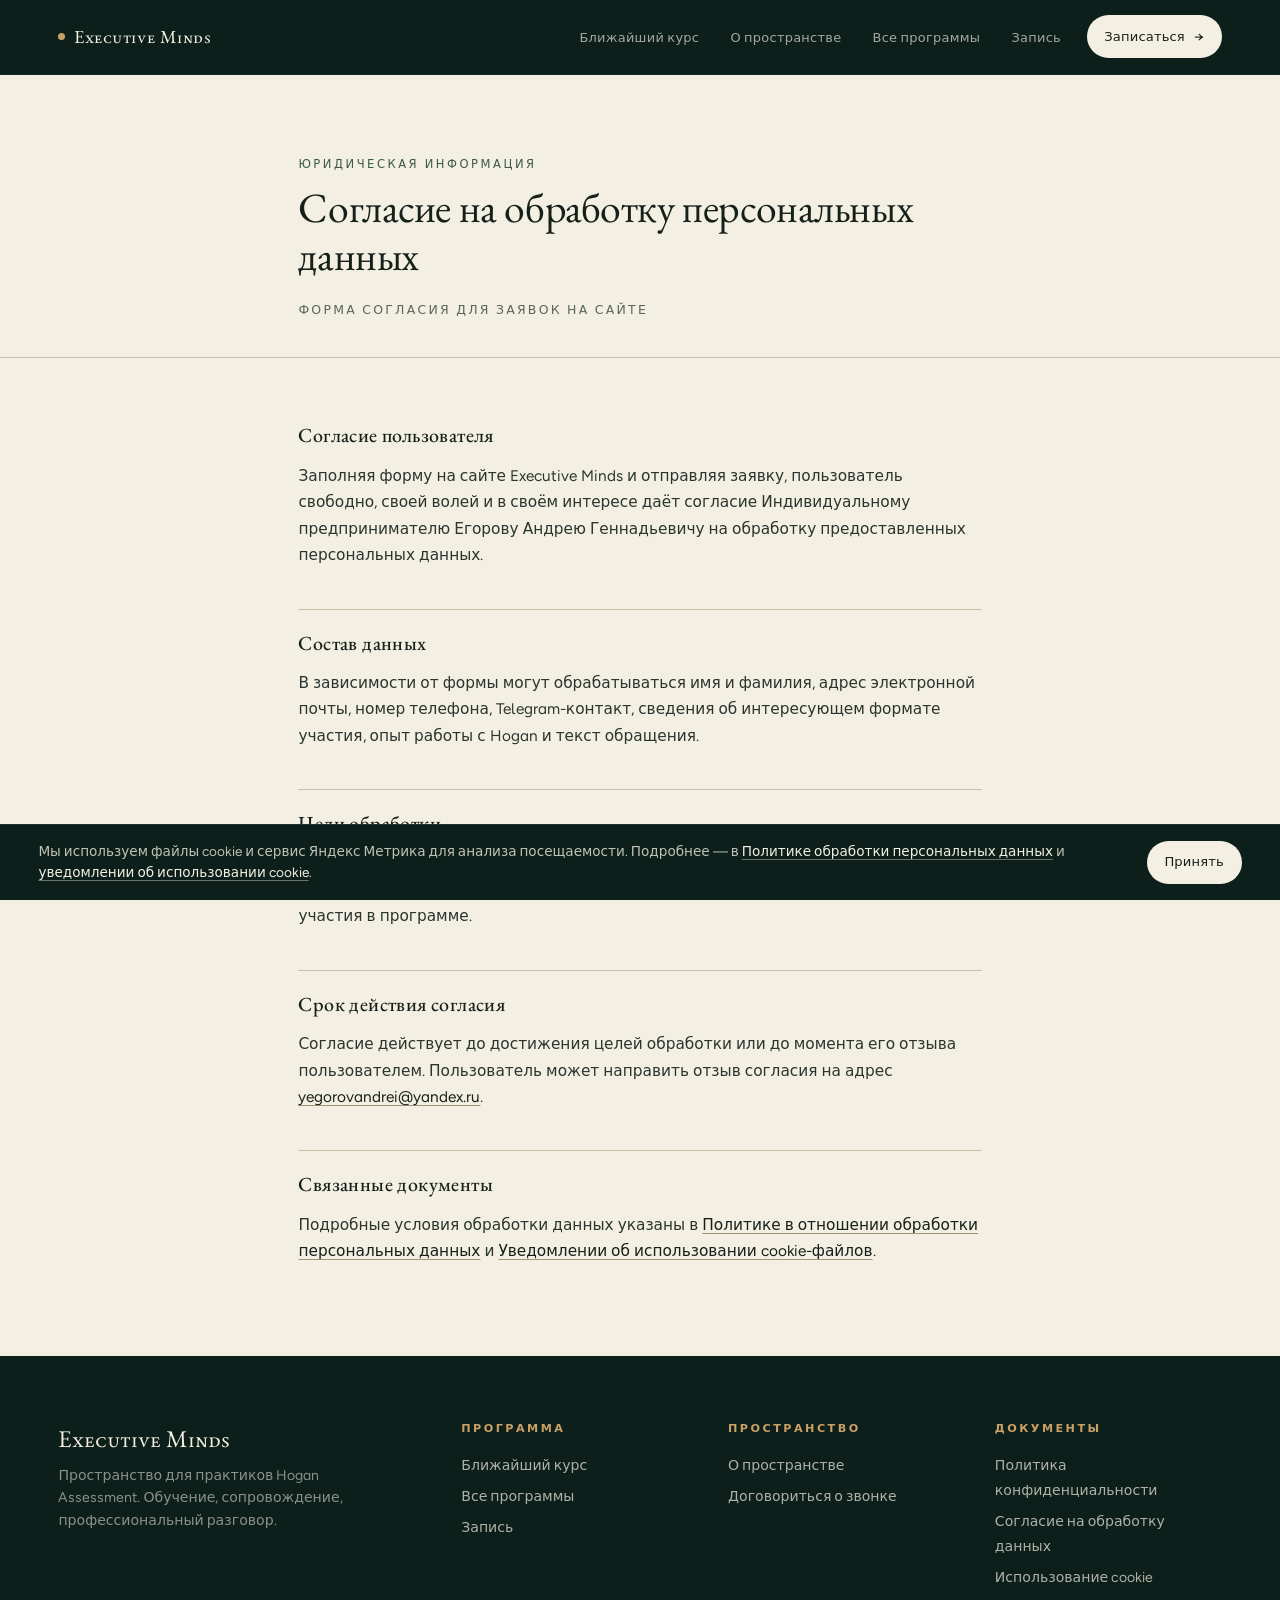
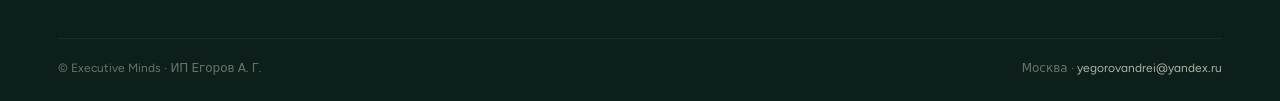
<file: consent.html>
<!DOCTYPE html>
<html lang="ru">
<head>
<meta charset="UTF-8">
<meta name="viewport" content="width=device-width, initial-scale=1.0">
<title>Согласие на обработку данных — Executive Minds</title>
<meta name="description" content="Согласие пользователя на обработку персональных данных на сайте Executive Minds.">
<link rel="preconnect" href="https://fonts.googleapis.com">
<link rel="preconnect" href="https://fonts.gstatic.com" crossorigin>
<link href="https://fonts.googleapis.com/css2?family=EB+Garamond:ital,wght@0,400;0,500;0,600;1,400;1,500&family=Figtree:wght@400;500;600&display=swap" rel="stylesheet">
<link rel="stylesheet" href="assets/css/site.css">
<link rel="stylesheet" href="assets/css/legal.css">
</head>
<body>
<nav class="nav" aria-label="Главная навигация">
  <div class="nav-inner">
    <a href="index.html" class="nav-brand"><span class="dot" aria-hidden="true"></span>Executive Minds</a>
    <ul class="nav-list" id="navList">
      <li><a href="index.html">Ближайший курс</a></li>
      <li><a href="space.html">О пространстве</a></li>
      <li><a href="programs.html">Все программы</a></li>
      <li><a href="signup.html">Запись</a></li>
      <li class="nav-cta"><a href="signup.html" class="btn btn--sm btn--cream">Записаться <span class="arr">→</span></a></li>
    </ul>
    <button class="nav-toggle" id="navToggle" aria-label="Открыть меню" aria-expanded="false"><span></span><span></span><span></span></button>
  </div>
</nav>

<header class="legal-header">
  <div class="wrap-narrow">
    <span class="eyebrow">Юридическая информация</span>
    <h1>Согласие на обработку персональных данных</h1>
    <div class="legal-meta">Форма согласия для заявок на сайте</div>
  </div>
</header>

<section class="legal-body">
  <div class="wrap-narrow">
    <div class="legal-content">
      <h2>Согласие пользователя</h2>
      <p>Заполняя форму на сайте Executive Minds и отправляя заявку, пользователь свободно, своей волей и в своём интересе даёт согласие Индивидуальному предпринимателю Егорову Андрею Геннадьевичу на обработку предоставленных персональных данных.</p>

      <h2>Состав данных</h2>
      <p>В зависимости от формы могут обрабатываться имя и фамилия, адрес электронной почты, номер телефона, Telegram-контакт, сведения об интересующем формате участия, опыт работы с Hogan и текст обращения.</p>

      <h2>Цели обработки</h2>
      <p>Данные используются для обработки заявки, связи с пользователем, подбора подходящего формата участия, организации звонка, встречи-знакомства или участия в программе.</p>

      <h2>Срок действия согласия</h2>
      <p>Согласие действует до достижения целей обработки или до момента его отзыва пользователем. Пользователь может направить отзыв согласия на адрес <a href="mailto:yegorovandrei@yandex.ru">yegorovandrei@yandex.ru</a>.</p>

      <h2>Связанные документы</h2>
      <p>Подробные условия обработки данных указаны в <a href="privacy.html">Политике в отношении обработки персональных данных</a> и <a href="cookies.html">Уведомлении об использовании cookie-файлов</a>.</p>
    </div>
  </div>
</section>

<footer class="footer">
  <div class="wrap">
    <div class="footer-grid">
      <div><div class="footer-brand">Executive Minds</div><p class="footer-tag">Пространство для практиков Hogan Assessment. Обучение, сопровождение, профессиональный разговор.</p></div>
      <div class="footer-col"><h5>Программа</h5><ul><li><a href="index.html">Ближайший курс</a></li><li><a href="programs.html">Все программы</a></li><li><a href="signup.html">Запись</a></li></ul></div>
      <div class="footer-col"><h5>Пространство</h5><ul><li><a href="space.html">О пространстве</a></li><li><a href="signup.html?context=call">Договориться о звонке</a></li></ul></div>
      <div class="footer-col"><h5>Документы</h5><ul><li><a href="privacy.html">Политика конфиденциальности</a></li><li><a href="consent.html">Согласие на обработку данных</a></li><li><a href="cookies.html">Использование cookie</a></li></ul></div>
    </div>
    <div class="footer-base"><span>© Executive Minds · ИП Егоров А. Г.</span><span>Москва · <a href="mailto:yegorovandrei@yandex.ru">yegorovandrei@yandex.ru</a></span></div>
  </div>
</footer>

<div class="cookie" id="cookieBanner" role="dialog" aria-label="Уведомление об использовании cookie">
  <div class="cookie-inner">
    <p class="cookie-text">Мы используем файлы cookie и сервис Яндекс Метрика для анализа посещаемости. Подробнее — в <a href="privacy.html">Политике обработки персональных данных</a> и <a href="cookies.html">уведомлении об использовании cookie</a>.</p>
    <div class="cookie-actions"><button id="cookieAccept" class="btn btn--cream btn--sm">Принять</button></div>
  </div>
</div>
<script src="assets/js/site.js" defer></script></body>
</html>
</file>
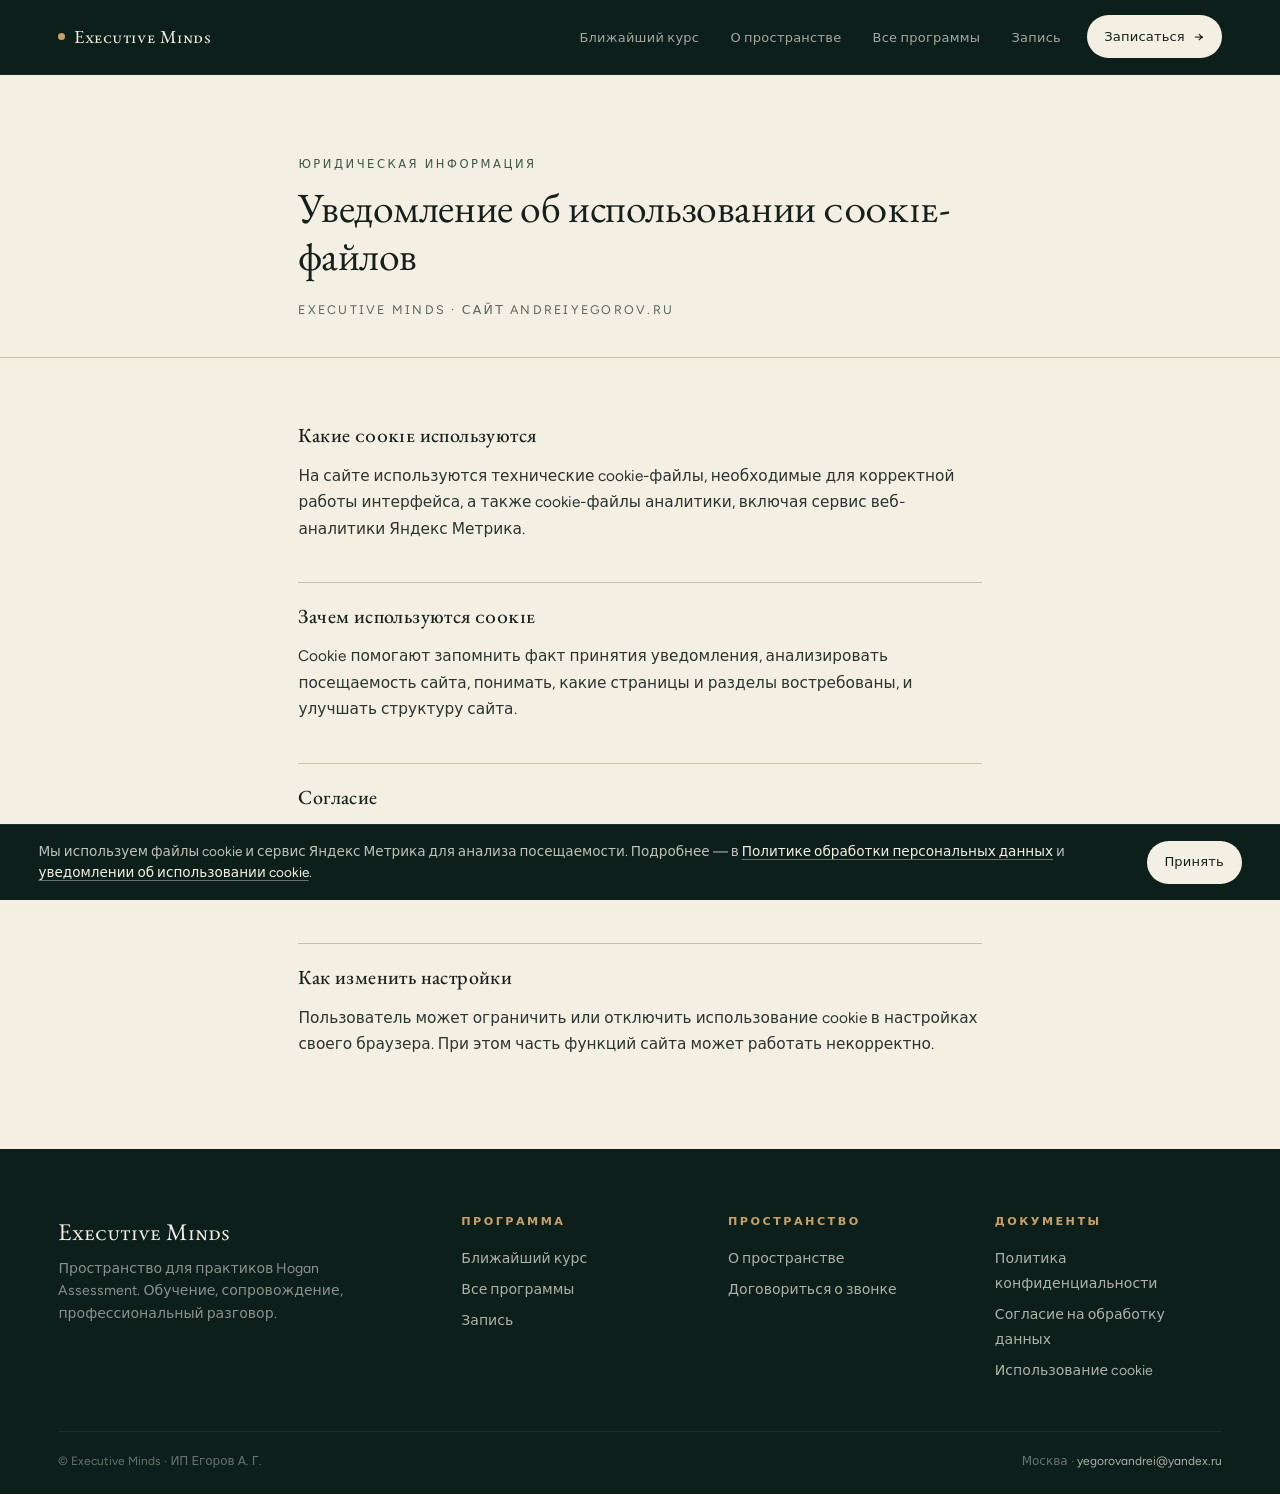
<file: cookies.html>
<!DOCTYPE html>
<html lang="ru">
<head>
<meta charset="UTF-8">
<meta name="viewport" content="width=device-width, initial-scale=1.0">
<title>Использование cookie — Executive Minds</title>
<meta name="description" content="Уведомление об использовании cookie-файлов на сайте Executive Minds.">
<link rel="preconnect" href="https://fonts.googleapis.com">
<link rel="preconnect" href="https://fonts.gstatic.com" crossorigin>
<link href="https://fonts.googleapis.com/css2?family=EB+Garamond:ital,wght@0,400;0,500;0,600;1,400;1,500&family=Figtree:wght@400;500;600&display=swap" rel="stylesheet">
<link rel="stylesheet" href="assets/css/site.css">
<link rel="stylesheet" href="assets/css/legal.css">
</head>
<body>
<nav class="nav" aria-label="Главная навигация">
  <div class="nav-inner">
    <a href="index.html" class="nav-brand"><span class="dot" aria-hidden="true"></span>Executive Minds</a>
    <ul class="nav-list" id="navList">
      <li><a href="index.html">Ближайший курс</a></li>
      <li><a href="space.html">О пространстве</a></li>
      <li><a href="programs.html">Все программы</a></li>
      <li><a href="signup.html">Запись</a></li>
      <li class="nav-cta"><a href="signup.html" class="btn btn--sm btn--cream">Записаться <span class="arr">→</span></a></li>
    </ul>
    <button class="nav-toggle" id="navToggle" aria-label="Открыть меню" aria-expanded="false"><span></span><span></span><span></span></button>
  </div>
</nav>

<header class="legal-header">
  <div class="wrap-narrow">
    <span class="eyebrow">Юридическая информация</span>
    <h1>Уведомление об использовании cookie-файлов</h1>
    <div class="legal-meta">Executive Minds · сайт andreiyegorov.ru</div>
  </div>
</header>

<section class="legal-body">
  <div class="wrap-narrow">
    <div class="legal-content">
      <h2>Какие cookie используются</h2>
      <p>На сайте используются технические cookie-файлы, необходимые для корректной работы интерфейса, а также cookie-файлы аналитики, включая сервис веб-аналитики Яндекс Метрика.</p>

      <h2>Зачем используются cookie</h2>
      <p>Cookie помогают запомнить факт принятия уведомления, анализировать посещаемость сайта, понимать, какие страницы и разделы востребованы, и улучшать структуру сайта.</p>

      <h2>Согласие</h2>
      <p>Продолжая использовать сайт и нажимая кнопку “Принять” в cookie-уведомлении, пользователь соглашается на обработку данных с использованием cookie-файлов в соответствии с <a href="privacy.html">Политикой в отношении обработки персональных данных</a>.</p>

      <h2>Как изменить настройки</h2>
      <p>Пользователь может ограничить или отключить использование cookie в настройках своего браузера. При этом часть функций сайта может работать некорректно.</p>
    </div>
  </div>
</section>

<footer class="footer">
  <div class="wrap">
    <div class="footer-grid">
      <div><div class="footer-brand">Executive Minds</div><p class="footer-tag">Пространство для практиков Hogan Assessment. Обучение, сопровождение, профессиональный разговор.</p></div>
      <div class="footer-col"><h5>Программа</h5><ul><li><a href="index.html">Ближайший курс</a></li><li><a href="programs.html">Все программы</a></li><li><a href="signup.html">Запись</a></li></ul></div>
      <div class="footer-col"><h5>Пространство</h5><ul><li><a href="space.html">О пространстве</a></li><li><a href="signup.html?context=call">Договориться о звонке</a></li></ul></div>
      <div class="footer-col"><h5>Документы</h5><ul><li><a href="privacy.html">Политика конфиденциальности</a></li><li><a href="consent.html">Согласие на обработку данных</a></li><li><a href="cookies.html">Использование cookie</a></li></ul></div>
    </div>
    <div class="footer-base"><span>© Executive Minds · ИП Егоров А. Г.</span><span>Москва · <a href="mailto:yegorovandrei@yandex.ru">yegorovandrei@yandex.ru</a></span></div>
  </div>
</footer>

<div class="cookie" id="cookieBanner" role="dialog" aria-label="Уведомление об использовании cookie">
  <div class="cookie-inner">
    <p class="cookie-text">Мы используем файлы cookie и сервис Яндекс Метрика для анализа посещаемости. Подробнее — в <a href="privacy.html">Политике обработки персональных данных</a> и <a href="cookies.html">уведомлении об использовании cookie</a>.</p>
    <div class="cookie-actions"><button id="cookieAccept" class="btn btn--cream btn--sm">Принять</button></div>
  </div>
</div>
<script src="assets/js/site.js" defer></script></body>
</html>
</file>
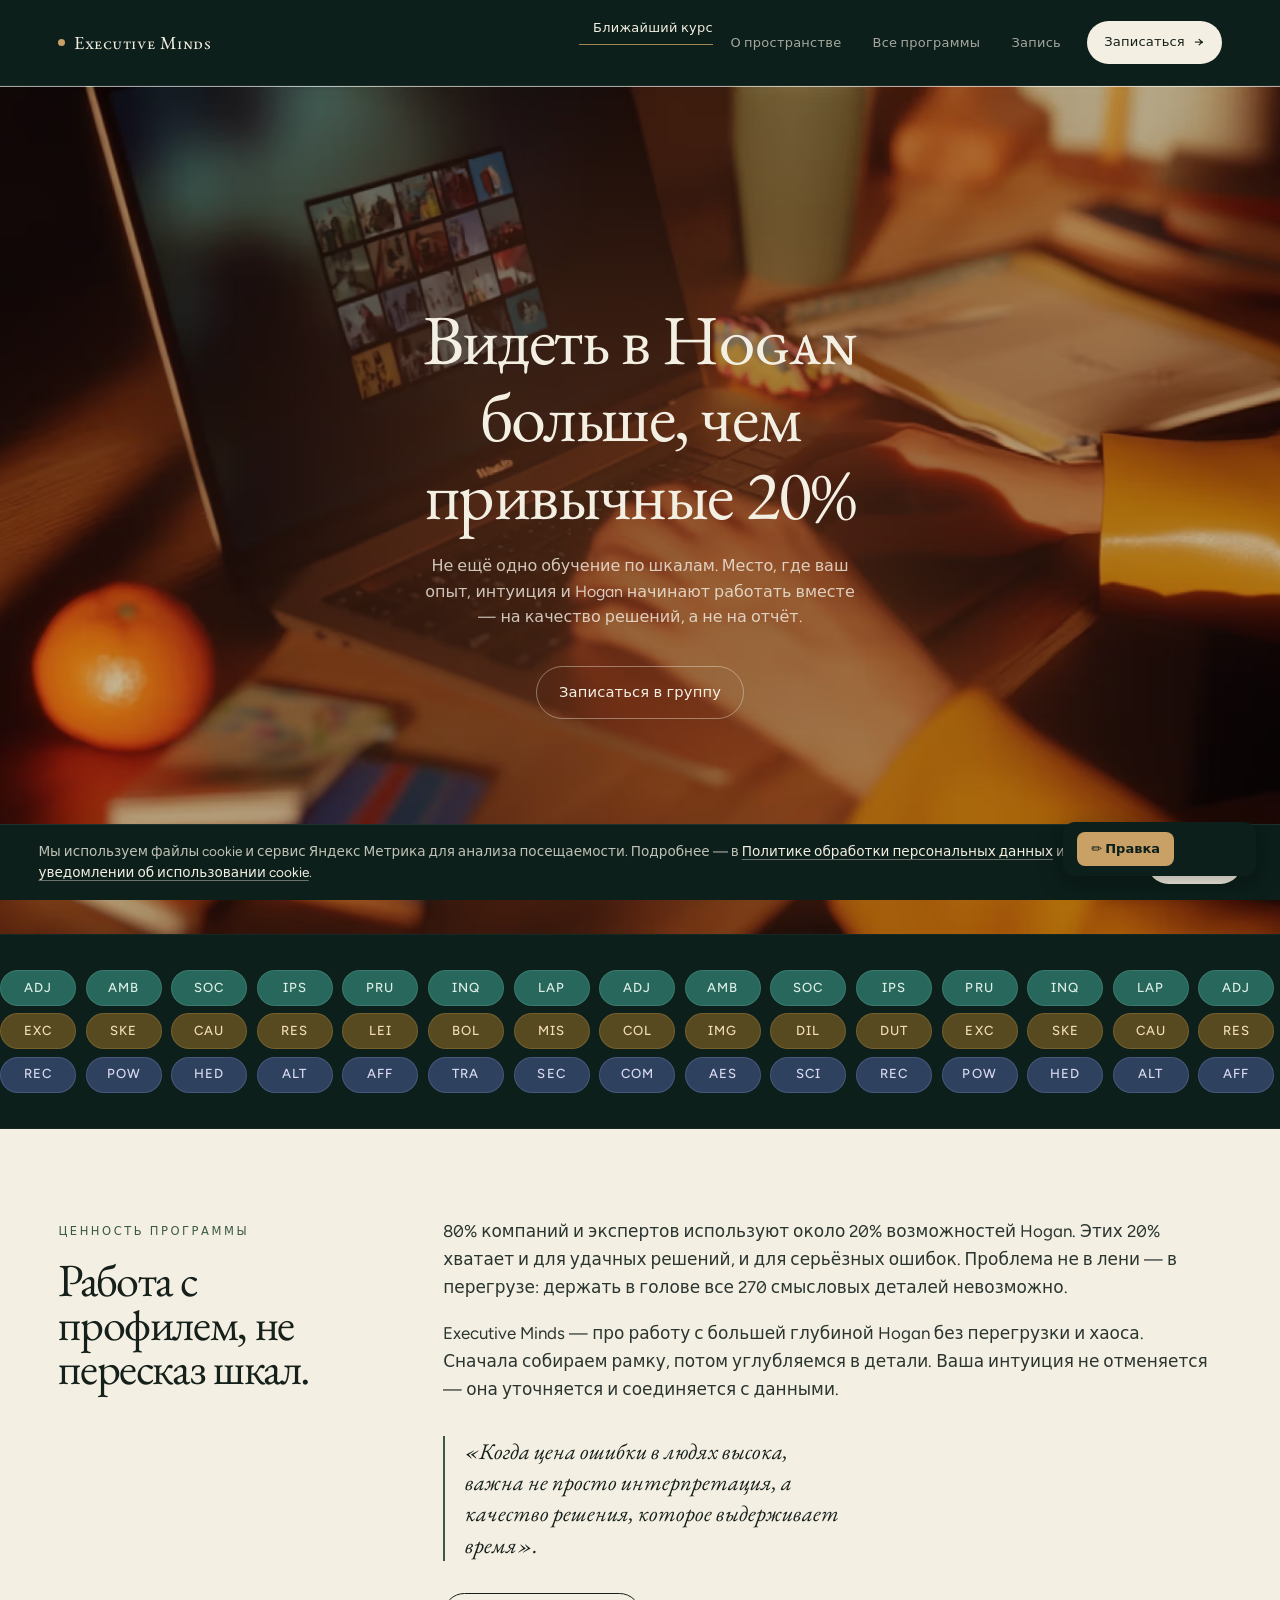
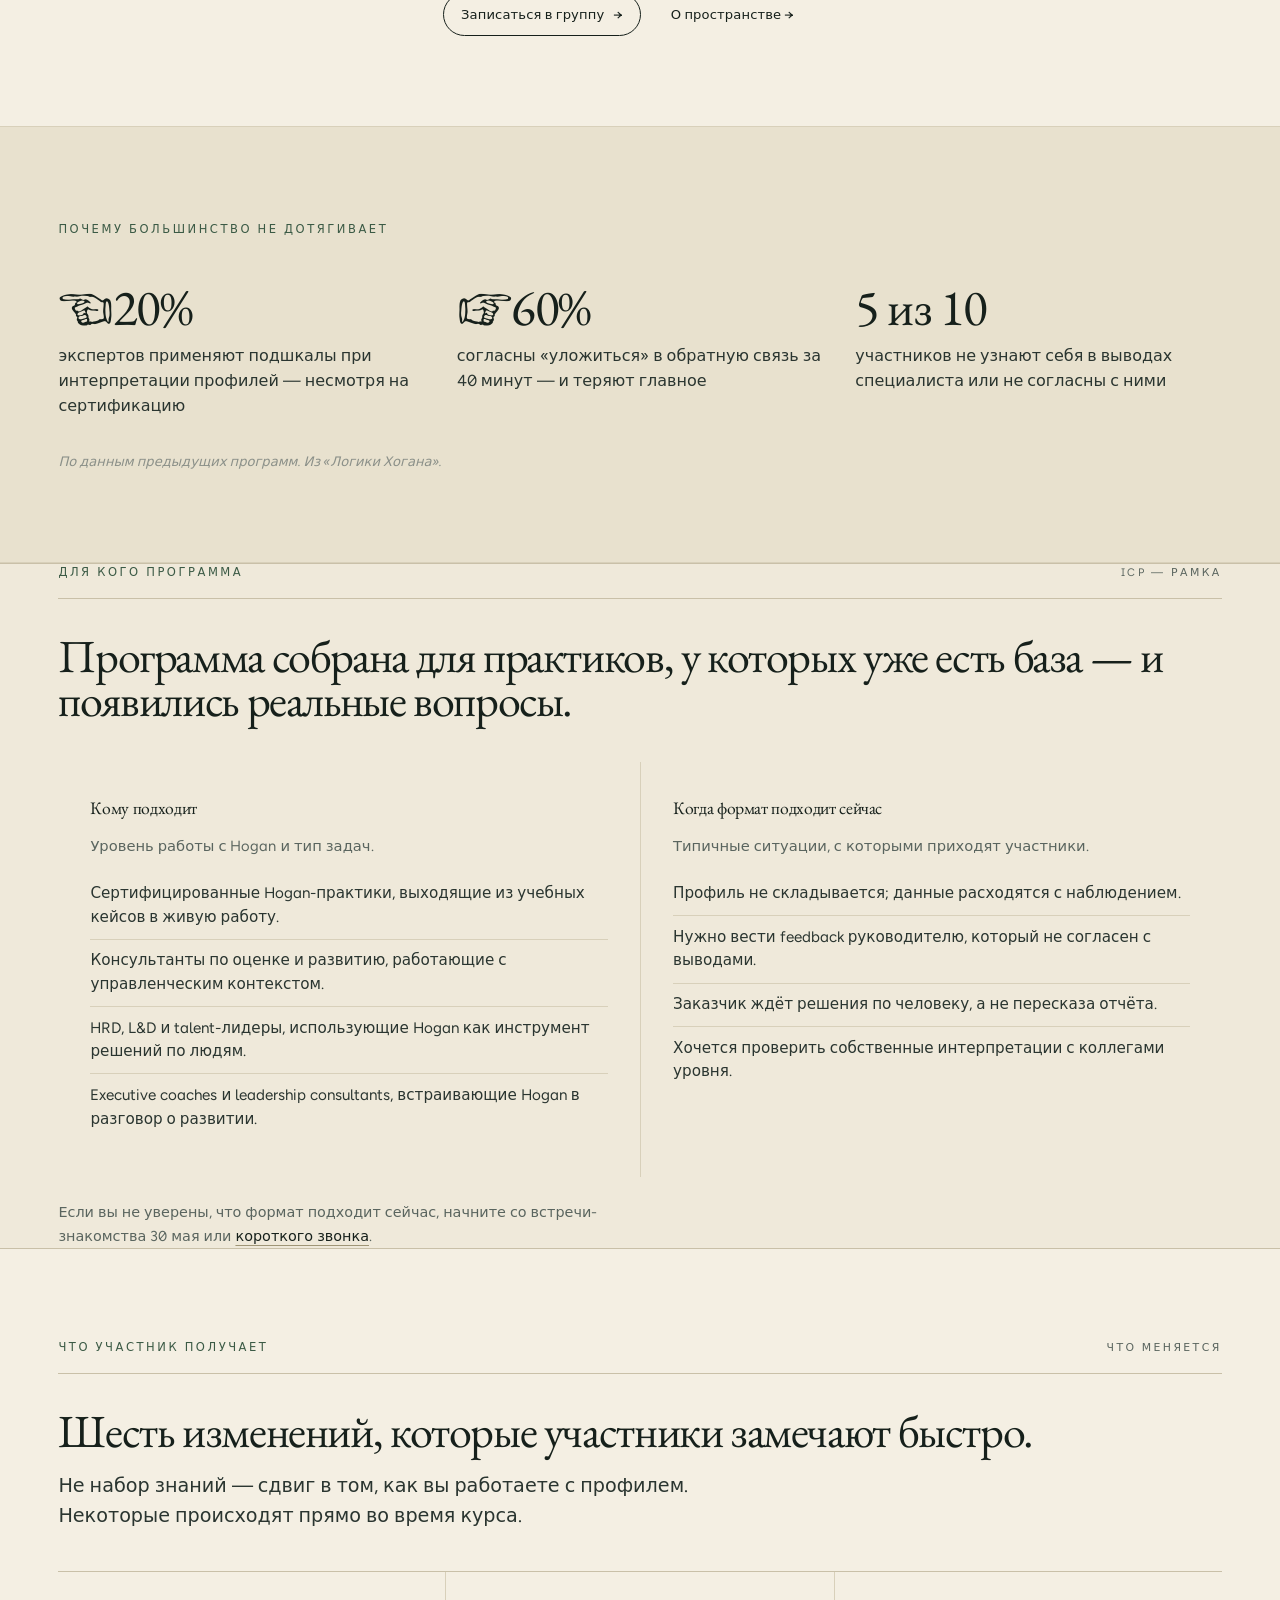
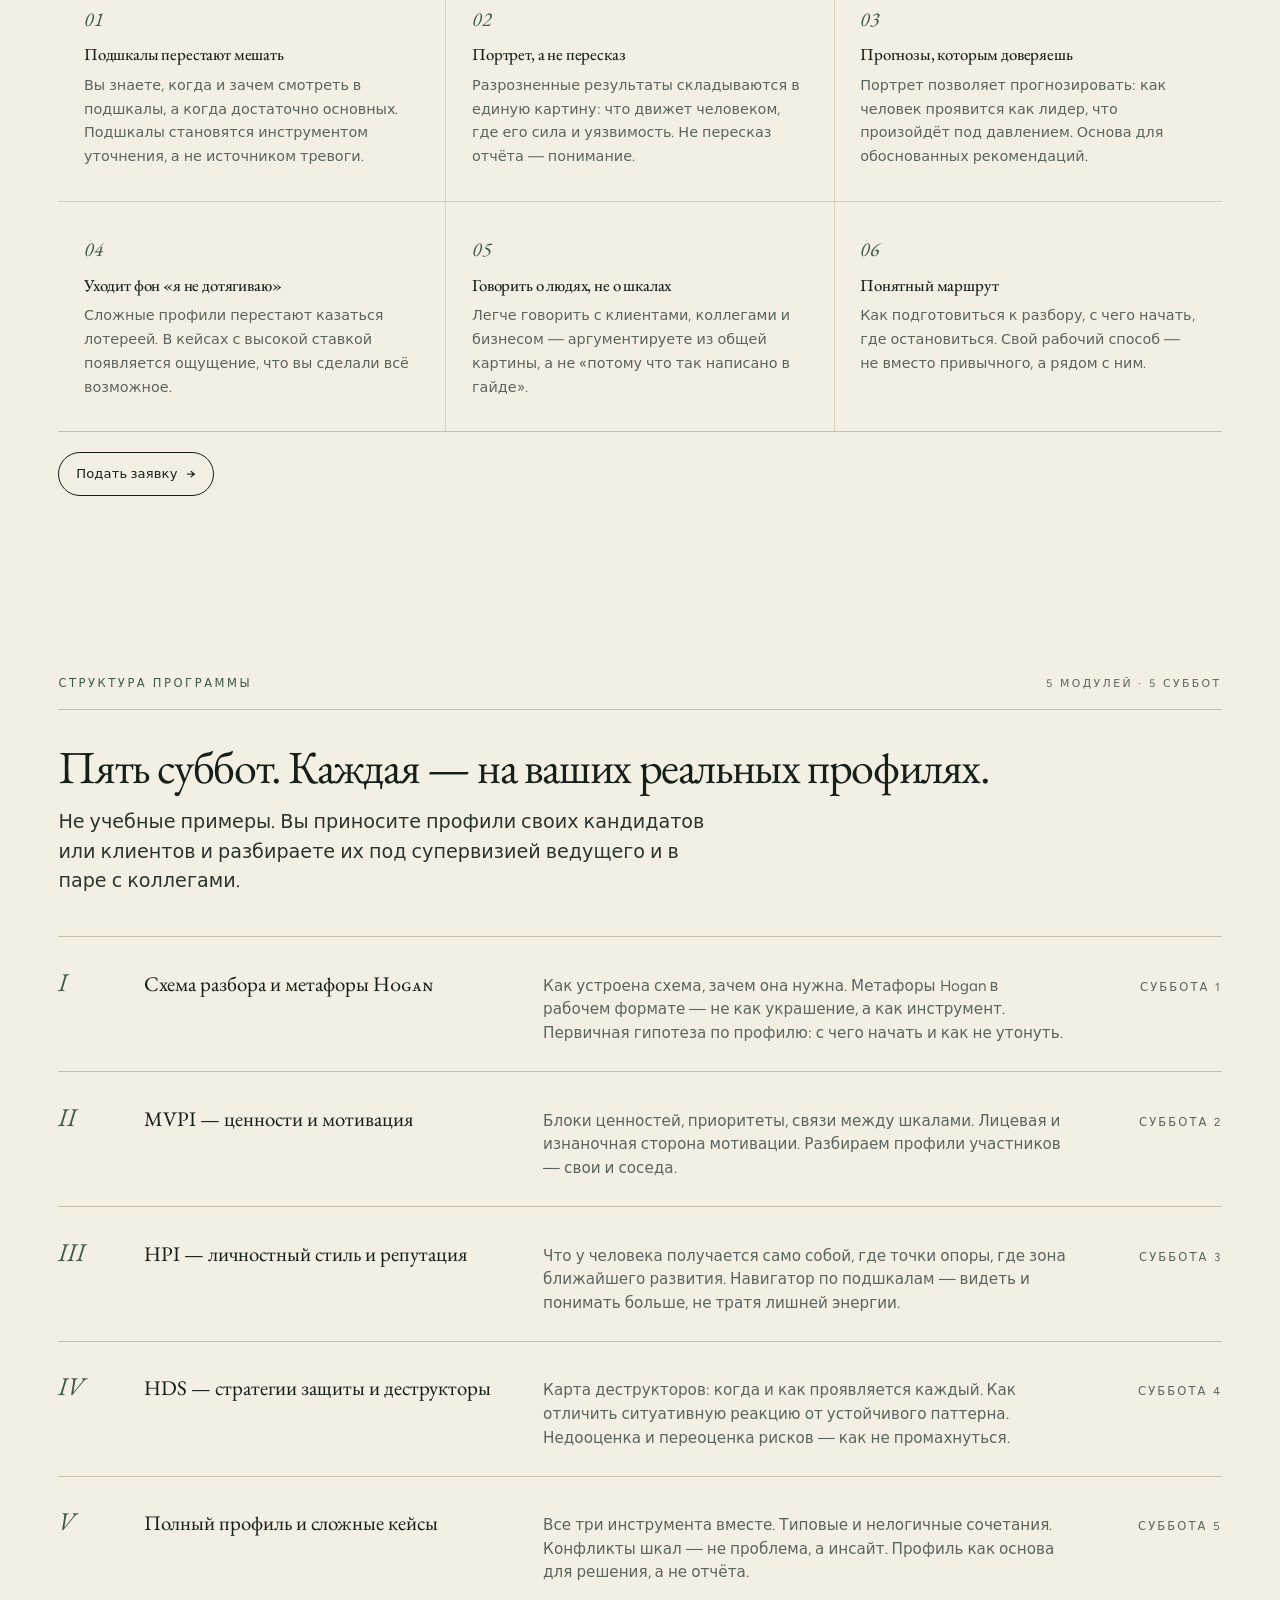
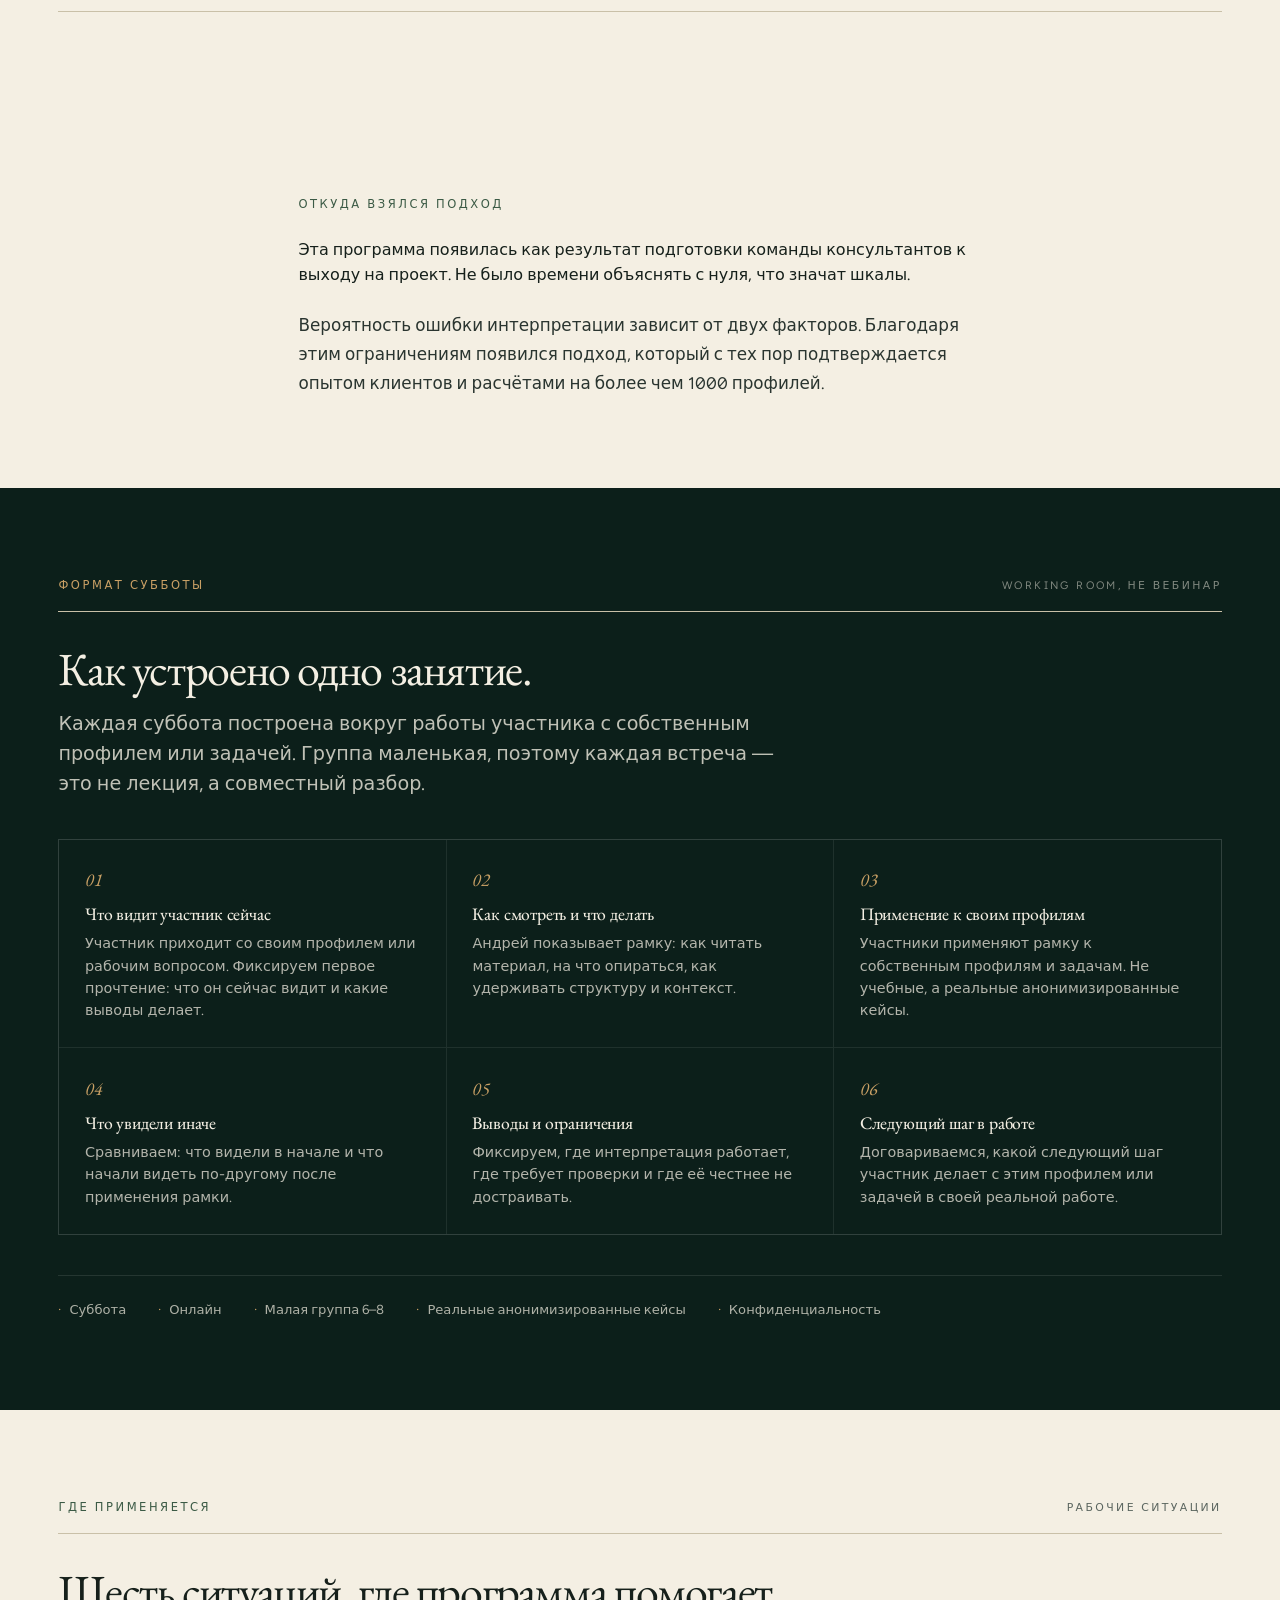
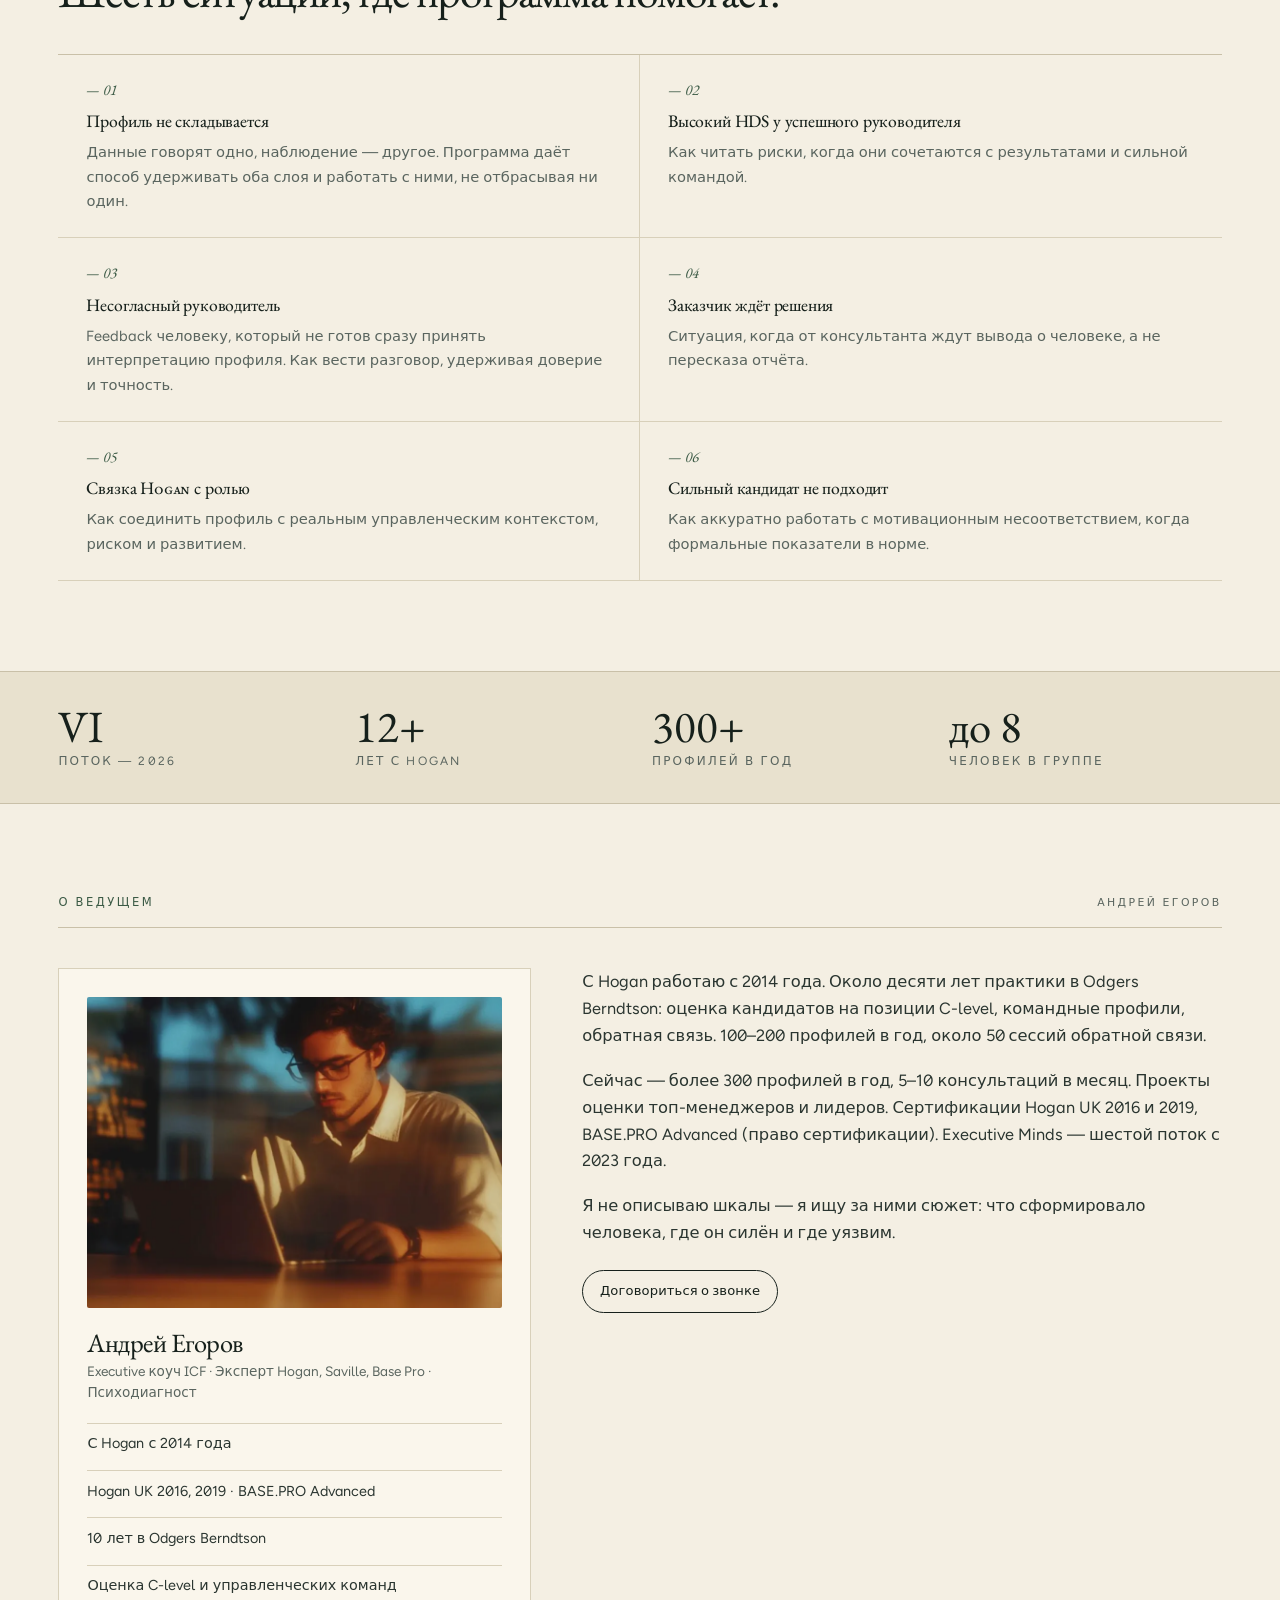
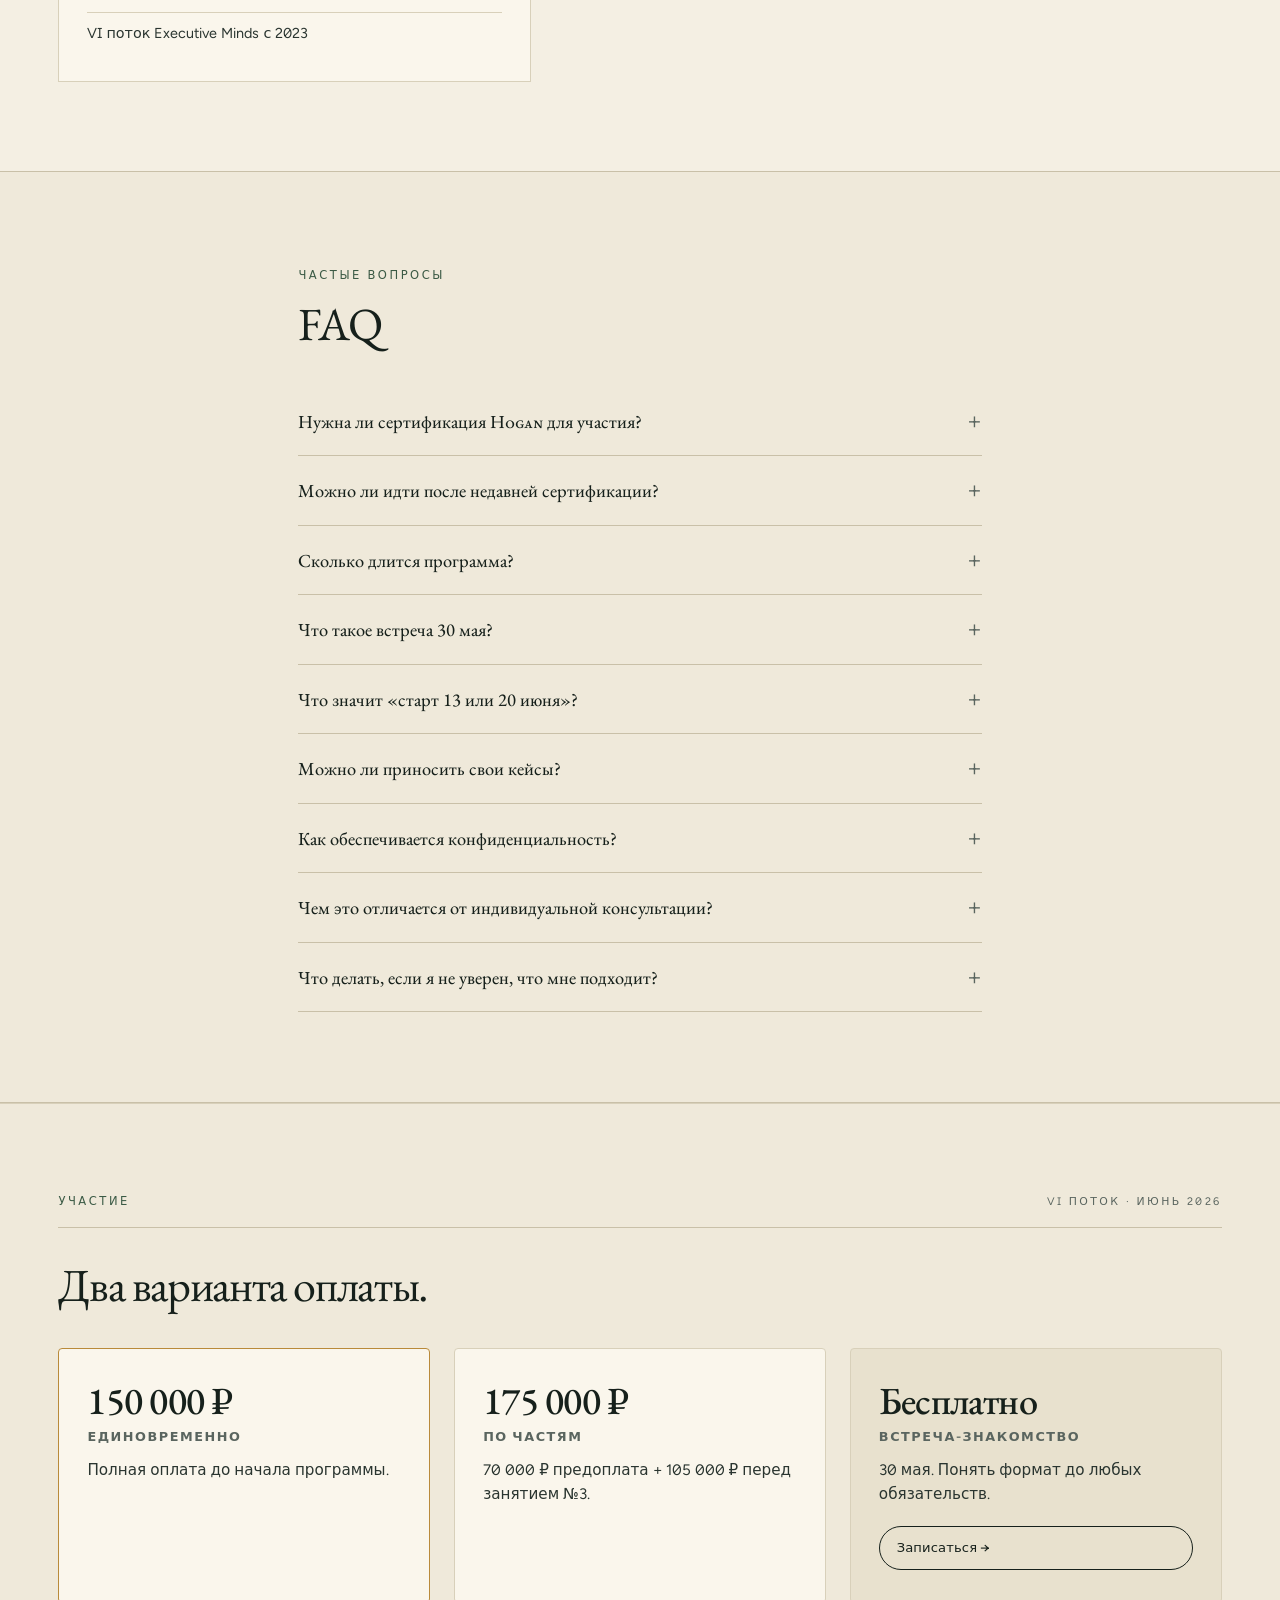
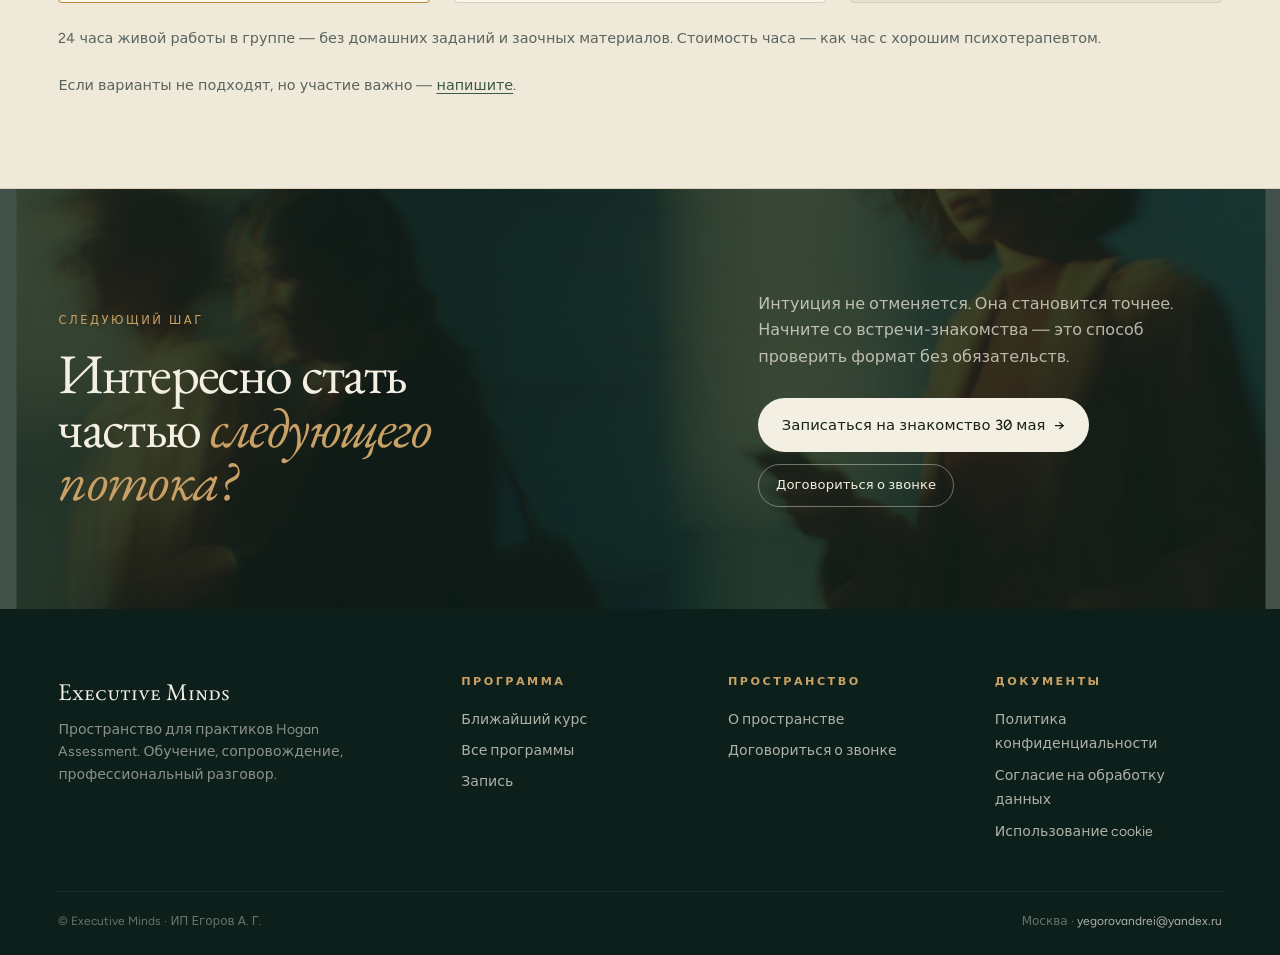
<file: index-andrei.html>
<!DOCTYPE html>
<html lang="ru">
<head>
<meta charset="UTF-8">
<meta name="viewport" content="width=device-width, initial-scale=1.0">
<title>Глубинная интерпретация профилей Hogan — Executive Minds</title>
<meta name="description" content="Программа Глубинной интерпретации профилей Hogan для сертифицированных практиков. Малая группа, реальные кейсы, встреча-знакомство 30 мая, старт — 13 или 20 июня.">
<link rel="preconnect" href="https://fonts.googleapis.com">
<link rel="preconnect" href="https://fonts.gstatic.com" crossorigin>
<link href="https://fonts.googleapis.com/css2?family=EB+Garamond:ital,wght@0,400;0,500;0,600;1,400;1,500&family=Figtree:wght@400;500;600&display=swap" rel="stylesheet">
<link rel="stylesheet" href="assets/css/site.css">
<link rel="icon" href="data:image/svg+xml,%3Csvg xmlns='http://www.w3.org/2000/svg' viewBox='0 0 32 32'%3E%3Crect width='32' height='32' fill='%230C1F1A'/%3E%3Ctext x='50%25' y='62%25' text-anchor='middle' font-family='Georgia' fill='%23C9A065' font-size='22'%3EE%3C/text%3E%3C/svg%3E">
<style>
  /* ---------- HERO V2 — full bleed, viewport height ---------- */
  .hero-v2 {
    position: relative; color: var(--cream); overflow: hidden;
    display: flex; flex-direction: column;
    height: calc(100vh - 52px); min-height: 560px;
  }
  .hero-v2-img {
    position: absolute; inset: 0; width: 100%; height: 100%;
    object-fit: cover; object-position: center center; z-index: 0;
  }

  .hero-v2-body {
    position: relative; z-index: 2; flex: 1;
    display: flex; flex-direction: column;
    justify-content: center; align-items: center;
    text-align: center;
    padding: clamp(4rem, 8vh, 7rem) var(--pad);
  }
  .hero-v2-h1 {
    font-family: var(--serif); font-size: clamp(2.8rem, 5.5vw, 5rem);
    font-weight: 400; line-height: 1.1; letter-spacing: -0.02em; color: var(--cream);
    margin-bottom: 1.25rem;
  }
  .hero-v2-sub {
    font-size: 1rem; line-height: 1.6; color: rgba(244,239,227,0.80);
    max-width: 44ch; margin-bottom: 2.25rem;
  }
  .hero-v2-cta-row { display: flex; justify-content: center; }
  .btn--muted {
    background: rgba(100, 82, 128, 0.82);
    color: rgba(244,239,227,0.95);
    border-color: transparent;
    backdrop-filter: blur(8px); -webkit-backdrop-filter: blur(8px);
    font-size: 1rem; padding: 0.85rem 2rem;
  }
  .btn--muted:hover { background: rgba(120, 100, 150, 0.92); }

  /* ---------- VALUE SECTION ---------- */
  .value-grid { display: grid; grid-template-columns: 0.6fr 1.4fr; gap: clamp(2rem, 4vw, 4rem); align-items: start; }
  .value-grid h2 { max-width: 14ch; }
  .value-body p { font-size: 1.06rem; line-height: 1.65; margin-bottom: 1.1rem; color: var(--ink-soft); }
  .value-body .pull { font-family: var(--serif); font-style: italic; font-size: 1.4rem; line-height: 1.4; color: var(--ink); border-left: 2px solid var(--moss); padding-left: 1.25rem; margin: 2rem 0; max-width: 36ch; }
  .pending-note { display: inline-flex; align-items: center; gap: 0.6rem; font-size: 0.78rem; letter-spacing: 0.14em; text-transform: uppercase; color: var(--ink-mute); border: 1px dashed var(--line-strong); padding: 0.5rem 0.85rem; margin-top: 1rem; }
  .pending-note::before { content: ''; width: 6px; height: 6px; border-radius: 50%; background: var(--amber); }
  @media (max-width: 800px) { .value-grid { grid-template-columns: 1fr; } }

  /* PRICE */
  .price-grid { display: grid; grid-template-columns: repeat(3, 1fr); gap: 1.5rem; margin-top: 2.5rem; }
  .price-card { background: var(--paper); border: 1px solid var(--line-soft); border-radius: 4px; padding: 2rem 1.75rem; display: flex; flex-direction: column; }
  .price-card--main { border-color: var(--amber); }
  .price-card--free { background: var(--cream-deep); }
  .price-tag { font-family: var(--serif); font-size: clamp(1.8rem, 3vw, 2.4rem); font-weight: 500; color: var(--ink); letter-spacing: -0.02em; line-height: 1; margin-bottom: 0.5rem; }
  .price-label { font-size: 0.8rem; font-weight: 600; letter-spacing: 0.12em; text-transform: uppercase; color: var(--ink-mute); margin-bottom: 0.75rem; font-family: var(--sans); }
  .price-note { font-size: 0.95rem; line-height: 1.55; color: var(--ink-soft); }
  .price-footnote { margin-top: 1.5rem; font-size: 0.9rem; color: var(--ink-mute); }
  .price-footnote a { color: var(--moss); text-decoration: underline; text-underline-offset: 3px; }
  @media (max-width: 700px) { .price-grid { grid-template-columns: 1fr; } }

  /* STATS TRIO */
  .stats-trio { display: grid; grid-template-columns: repeat(3, 1fr); gap: 2rem; }
  .stat-card { display: flex; flex-direction: column; gap: 0.75rem; }
  .stat-n { font-family: var(--serif); font-size: clamp(2.4rem, 4vw, 3.4rem); font-weight: 400; color: var(--ink); letter-spacing: -0.03em; line-height: 1; }
  .stat-label { font-size: 1rem; line-height: 1.55; color: var(--ink-soft); }
  .stat-source { margin-top: 2rem; font-size: 0.82rem; color: var(--ink-faint); font-style: italic; }
  @media (max-width: 700px) { .stats-trio { grid-template-columns: 1fr; gap: 1.5rem; } }

  /* ICP */
  .icp { background: var(--cream-soft); border-block: 1px solid var(--line); }
  .icp-grid { display: grid; grid-template-columns: 1fr 1fr; gap: 0; }
  .icp-col { padding: 2.25rem clamp(1.25rem, 2.5vw, 2.25rem); border-left: 1px solid var(--line-soft); }
  .icp-col:first-child { border-left: 0; }
  .icp-col h3 { font-size: 1.1rem; font-family: var(--serif); margin-bottom: 1rem; }
  .icp-col ul { list-style: none; }
  .icp-col ul li { font-size: 0.95rem; color: var(--ink-soft); line-height: 1.55; padding: 0.6rem 0; border-bottom: 1px solid var(--line-soft); }
  .icp-col ul li:last-child { border-bottom: 0; }
  .icp-col .lead-small { font-size: 0.92rem; color: var(--ink-mute); margin-bottom: 0.9rem; }
  @media (max-width: 800px) { .icp-grid { grid-template-columns: 1fr; } .icp-col { border-left: 0; border-top: 1px solid var(--line-soft); } .icp-col:first-child { border-top: 0; } }

  /* Results placeholder grid */
  .results-grid { display: grid; grid-template-columns: repeat(3, 1fr); gap: 1px; background: var(--line-soft); border-block: 1px solid var(--line); }
  .results-grid .r {
    background: var(--cream);
    padding: 2rem 1.6rem;
    min-height: 200px;
    display: flex; flex-direction: column; gap: 0.6rem;
  }
  .results-grid .r .num { font-family: var(--serif); font-size: 1.25rem; color: var(--moss); font-style: italic; }
  .results-grid .r h4 { font-family: var(--serif); font-size: 1.05rem; font-weight: 460; }
  .results-grid .r p { font-size: 0.9rem; color: var(--ink-mute); }
  @media (max-width: 900px) { .results-grid { grid-template-columns: repeat(2, 1fr); } }
  @media (max-width: 540px) { .results-grid { grid-template-columns: 1fr; } }

  /* Modules placeholder */
  .modules-list { border-top: 1px solid var(--line); }
  .module {
    border-bottom: 1px solid var(--line);
    padding: 1.6rem 0;
    display: grid;
    grid-template-columns: 60px 1fr 1.4fr 130px;
    gap: clamp(1rem, 2vw, 2rem);
    align-items: baseline;
  }
  .module .m-num { font-family: var(--serif); font-style: italic; font-size: 1.6rem; color: var(--moss); }
  .module .m-title { font-family: var(--serif); font-size: 1.3rem; font-weight: 420; line-height: 1.2; }
  .module .m-desc { font-size: 0.95rem; color: var(--ink-mute); line-height: 1.55; }
  .module .m-tag { font-size: 0.72rem; letter-spacing: 0.18em; text-transform: uppercase; color: var(--ink-mute); justify-self: end; }
  @media (max-width: 900px) {
    .module { grid-template-columns: 36px 1fr; }
    .module .m-desc, .module .m-tag { grid-column: 2; }
    .module .m-tag { justify-self: start; padding-top: 0.4rem; }
  }

  /* Format steps */
  .format-section { background: var(--forest); color: var(--cream); }
  .format-section .eyebrow { color: var(--amber-soft); }
  .format-section h2 { color: var(--cream); }
  .format-section .lead { color: rgba(244,239,227,0.78); max-width: 62ch; }
  .format-steps { display: grid; grid-template-columns: repeat(3, 1fr); gap: 1px; background: rgba(255,255,255,0.08); margin-top: 2.5rem; border: 1px solid rgba(255,255,255,0.08); }
  .format-steps .step { background: var(--forest); padding: 1.6rem; }
  .format-steps .step .n { font-family: var(--serif); font-style: italic; color: var(--amber-soft); font-size: 1.15rem; margin-bottom: 0.6rem; }
  .format-steps .step h4 { color: var(--cream); font-family: var(--serif); font-size: 1.1rem; font-weight: 440; margin-bottom: 0.5rem; }
  .format-steps .step p { color: rgba(244,239,227,0.72); font-size: 0.9rem; line-height: 1.55; }
  .format-facts-row { display: flex; flex-wrap: wrap; gap: 1.25rem 2rem; margin-top: 2.5rem; padding-top: 1.5rem; border-top: 1px solid rgba(255,255,255,0.1); }
  .format-facts-row span { font-size: 0.82rem; color: rgba(244,239,227,0.7); display: inline-flex; gap: 0.5rem; align-items: center; }
  .format-facts-row span::before { content:'·'; color: var(--amber-soft); }
  @media (max-width: 900px) { .format-steps { grid-template-columns: 1fr 1fr; } }
  @media (max-width: 600px) { .format-steps { grid-template-columns: 1fr; } }

  /* Cases */
  .cases-list { display: grid; grid-template-columns: 1fr 1fr; gap: 0; border-top: 1px solid var(--line); }
  .case-item { padding: 1.5rem 1.75rem; border-bottom: 1px solid var(--line-soft); border-right: 1px solid var(--line-soft); }
  .case-item:nth-child(2n) { border-right: 0; }
  .case-item .case-num { font-family: var(--serif); font-style: italic; color: var(--moss); font-size: 0.95rem; margin-bottom: 0.5rem; }
  .case-item h4 { font-family: var(--serif); font-size: 1.1rem; font-weight: 440; line-height: 1.3; margin-bottom: 0.45rem; }
  .case-item p { font-size: 0.92rem; color: var(--ink-mute); }
  @media (max-width: 700px) { .cases-list { grid-template-columns: 1fr; } .case-item { border-right: 0; } }

  /* About host */
  .host {
    display: grid; grid-template-columns: 0.85fr 1.15fr;
    gap: clamp(2rem, 4vw, 4rem); align-items: start;
  }
  .host-card {
    background: var(--paper); border: 1px solid var(--line-soft);
    padding: 1.75rem;
  }
  .host-card h3 { font-family: var(--serif); font-size: 1.65rem; font-weight: 420; margin-bottom: 0.2rem; }
  .host-card .role { font-size: 0.85rem; color: var(--ink-mute); margin-bottom: 1.25rem; }
  .host-card ul { list-style: none; display: flex; flex-direction: column; gap: 0.4rem; }
  .host-card ul li { font-size: 0.9rem; color: var(--ink-soft); padding: 0.55rem 0; border-top: 1px solid var(--line-soft); }
  .host-body p { font-size: 1.02rem; line-height: 1.65; margin-bottom: 1.1rem; color: var(--ink-soft); }
  @media (max-width: 800px) { .host { grid-template-columns: 1fr; } }

  /* FAQ */
  details.faq-item { border-bottom: 1px solid var(--line); padding: 1.25rem 0; }
  details.faq-item summary {
    cursor: pointer; font-family: var(--serif); font-size: 1.15rem; font-weight: 440; color: var(--ink);
    list-style: none; display: flex; gap: 1rem; justify-content: space-between; align-items: center;
  }
  details.faq-item summary::-webkit-details-marker { display: none; }
  details.faq-item summary::after { content: '+'; font-family: var(--sans); font-weight: 300; font-size: 1.5rem; color: var(--ink-mute); transition: transform .2s var(--ease); line-height: 1; }
  details.faq-item[open] summary::after { content: '–'; }
  details.faq-item p { margin-top: 0.85rem; color: var(--ink-soft); font-size: 0.96rem; line-height: 1.6; max-width: 64ch; }

  /* Final CTA dark */
  .final-cta {
    position: relative;
    background: var(--forest);
    color: var(--cream);
    padding: clamp(4rem, 8vw, 7rem) 0;
    overflow: hidden;
  }
  .final-cta-bg {
    position: absolute; inset: 0; z-index: 0;
    background-image: url('assets/img/final-bg.png');
    background-size: cover; background-position: center;
    opacity: 0.22;
  }
  .final-cta-grid {
    position: relative; z-index: 1;
    max-width: var(--maxw); margin: 0 auto; padding: 0 var(--pad);
    display: grid; grid-template-columns: 1.4fr 1fr; gap: clamp(2rem, 4vw, 4rem); align-items: end;
  }
  .final-cta h2 { color: var(--cream); font-size: clamp(2.2rem, 4.5vw, 3.5rem); max-width: 18ch; }
  .final-cta h2 em { color: var(--amber-soft); font-style: italic; font-weight: 380; }
  .final-cta p { color: rgba(244,239,227,0.72); max-width: 48ch; }
  .final-cta .cta-row { display: flex; gap: 0.75rem; flex-wrap: wrap; margin-top: 1.75rem; }
  @media (max-width: 800px) { .final-cta-grid { grid-template-columns: 1fr; } }

  /* Trust strip */
  .trust { background: var(--cream-deep); padding: 2rem 0; border-block: 1px solid var(--line); }
  .trust-grid { display: grid; grid-template-columns: repeat(4, 1fr); gap: 1.5rem; align-items: baseline; }
  .trust-grid .t { display: flex; flex-direction: column; gap: 0.25rem; }
  .trust-grid .t .num { font-family: var(--serif); font-size: clamp(2rem, 3.5vw, 2.8rem); font-weight: 400; color: var(--ink); line-height: 1; }
  .trust-grid .t .lab { font-size: 0.75rem; letter-spacing: 0.18em; text-transform: uppercase; color: var(--ink-mute); }
  @media (max-width: 700px) { .trust-grid { grid-template-columns: 1fr 1fr; } }
</style>
</head>
<body>

<!-- =================== NAV =================== -->
<nav class="nav" aria-label="Главная навигация">
  <div class="nav-inner">
    <a href="index.html" class="nav-brand"><span class="dot" aria-hidden="true"></span>Executive Minds</a>
    <ul class="nav-list" id="navList">
      <li><a href="index.html" class="is-active">Ближайший курс</a></li>
      <li><a href="space.html">О пространстве</a></li>
      <li><a href="programs.html">Все программы</a></li>
      <li><a href="signup.html">Запись</a></li>
      <li class="nav-cta"><a href="signup.html" class="btn btn--sm btn--cream">Записаться <span class="arr">→</span></a></li>
    </ul>
    <button class="nav-toggle" id="navToggle" aria-label="Открыть меню" aria-expanded="false"><span></span><span></span><span></span></button>
  </div>
</nav>

<!-- =================== HERO V2 =================== -->
<section class="hero-v2" aria-labelledby="hero-title">
  <img src="assets/img/фон руки комп апельсин.avif" alt="" class="hero-v2-img" loading="eager" fetchpriority="high">
  <div class="hero-v2-body">
    <h1 id="hero-title" class="hero-v2-h1">Видеть в Hogan<br>больше, чем<br>привычные 20%</h1>
    <p class="hero-v2-sub">Не ещё одно обучение по шкалам. Место, где ваш опыт, интуиция и Hogan начинают работать вместе — на качество решений, а не на отчёт.</p>
    <div class="hero-v2-cta-row">
      <a href="signup.html?context=group" class="btn btn--outline-light">Записаться в группу</a>
    </div>
  </div>
</section>

<!-- =================== HOGAN MARQUEE =================== -->
<section class="hogan-marquee" aria-hidden="true">
  <div>
    <div class="marquee-row">
      <span class="pill pill--hpi">ADJ</span><span class="pill pill--hpi">AMB</span><span class="pill pill--hpi">SOC</span><span class="pill pill--hpi">IPS</span><span class="pill pill--hpi">PRU</span><span class="pill pill--hpi">INQ</span><span class="pill pill--hpi">LAP</span>
      <span class="pill pill--hpi">ADJ</span><span class="pill pill--hpi">AMB</span><span class="pill pill--hpi">SOC</span><span class="pill pill--hpi">IPS</span><span class="pill pill--hpi">PRU</span><span class="pill pill--hpi">INQ</span><span class="pill pill--hpi">LAP</span>
      <span class="pill pill--hpi">ADJ</span><span class="pill pill--hpi">AMB</span><span class="pill pill--hpi">SOC</span><span class="pill pill--hpi">IPS</span><span class="pill pill--hpi">PRU</span><span class="pill pill--hpi">INQ</span><span class="pill pill--hpi">LAP</span>
    </div>
    <div class="marquee-row marquee-row--rev marquee-row--slow">
      <span class="pill pill--hds">EXC</span><span class="pill pill--hds">SKE</span><span class="pill pill--hds">CAU</span><span class="pill pill--hds">RES</span><span class="pill pill--hds">LEI</span><span class="pill pill--hds">BOL</span><span class="pill pill--hds">MIS</span><span class="pill pill--hds">COL</span><span class="pill pill--hds">IMG</span><span class="pill pill--hds">DIL</span><span class="pill pill--hds">DUT</span>
      <span class="pill pill--hds">EXC</span><span class="pill pill--hds">SKE</span><span class="pill pill--hds">CAU</span><span class="pill pill--hds">RES</span><span class="pill pill--hds">LEI</span><span class="pill pill--hds">BOL</span><span class="pill pill--hds">MIS</span><span class="pill pill--hds">COL</span><span class="pill pill--hds">IMG</span><span class="pill pill--hds">DIL</span><span class="pill pill--hds">DUT</span>
    </div>
    <div class="marquee-row">
      <span class="pill pill--mvpi">REC</span><span class="pill pill--mvpi">POW</span><span class="pill pill--mvpi">HED</span><span class="pill pill--mvpi">ALT</span><span class="pill pill--mvpi">AFF</span><span class="pill pill--mvpi">TRA</span><span class="pill pill--mvpi">SEC</span><span class="pill pill--mvpi">COM</span><span class="pill pill--mvpi">AES</span><span class="pill pill--mvpi">SCI</span>
      <span class="pill pill--mvpi">REC</span><span class="pill pill--mvpi">POW</span><span class="pill pill--mvpi">HED</span><span class="pill pill--mvpi">ALT</span><span class="pill pill--mvpi">AFF</span><span class="pill pill--mvpi">TRA</span><span class="pill pill--mvpi">SEC</span><span class="pill pill--mvpi">COM</span><span class="pill pill--mvpi">AES</span><span class="pill pill--mvpi">SCI</span>
      <span class="pill pill--mvpi">REC</span><span class="pill pill--mvpi">POW</span><span class="pill pill--mvpi">HED</span><span class="pill pill--mvpi">ALT</span><span class="pill pill--mvpi">AFF</span><span class="pill pill--mvpi">TRA</span><span class="pill pill--mvpi">SEC</span>
    </div>
  </div>
</section>

<!-- =================== VALUE =================== -->
<section class="section" id="about-program">
  <div class="wrap">
    <div class="value-grid">
      <div>
        <span class="eyebrow">Ценность программы</span>
        <h2 style="margin-top:1rem;">Работа с профилем, не пересказ&nbsp;шкал.</h2>
      </div>
      <div class="value-body">
        <p>
          80% компаний и экспертов используют около 20% возможностей Hogan. Этих 20% хватает
          и для удачных решений, и для серьёзных ошибок. Проблема не в лени — в перегрузе:
          держать в голове все 270 смысловых деталей невозможно.
        </p>
        <p>
          Executive Minds — про работу с большей глубиной Hogan без перегрузки и хаоса.
          Сначала собираем рамку, потом углубляемся в детали. Ваша интуиция не отменяется —
          она уточняется и соединяется с данными.
        </p>
        <div class="pull">«Когда цена ошибки в людях высока, важна не просто интерпретация, а качество решения, которое выдерживает время».</div>
        <div style="display:flex;gap:0.75rem;flex-wrap:wrap;margin-top:1.5rem;">
          <a href="signup.html?context=group" class="btn btn--outline btn--sm">Записаться в группу <span class="arr">→</span></a>
          <a href="space.html" class="btn btn--ghost btn--sm">О пространстве →</a>
        </div>
      </div>
    </div>
  </div>
</section>

<!-- =================== PROBLEM STATS =================== -->
<section class="section" style="background:var(--cream-deep);border-block:1px solid var(--line-soft);">
  <div class="wrap">
    <div class="kicker-row" style="margin-bottom:2.5rem;">
      <span class="eyebrow">Почему большинство не дотягивает</span>
    </div>
    <div class="stats-trio">
      <div class="stat-card">
        <div class="stat-n">&lt;20%</div>
        <p class="stat-label">экспертов применяют подшкалы при интерпретации профилей — несмотря на сертификацию</p>
      </div>
      <div class="stat-card">
        <div class="stat-n">&gt;60%</div>
        <p class="stat-label">согласны «уложиться» в обратную связь за 40 минут — и теряют главное</p>
      </div>
      <div class="stat-card">
        <div class="stat-n">5 из 10</div>
        <p class="stat-label">участников не узнают себя в выводах специалиста или не согласны с ними</p>
      </div>
    </div>
    <p class="stat-source">По данным предыдущих программ. Из «Логики Хогана».</p>
  </div>
</section>

<!-- =================== ICP =================== -->
<section class="icp">
  <div class="wrap">
    <div class="section-header">
      <div class="kicker-row">
        <span class="eyebrow">Для кого программа</span>
        <span class="side-label">ICP — рамка</span>
      </div>
      <h2>Программа собрана для практиков, у которых уже есть база — и появились реальные вопросы.</h2>
    </div>
    <div class="icp-grid">
      <div class="icp-col">
        <h3>Кому подходит</h3>
        <p class="lead-small">Уровень работы с Hogan и тип задач.</p>
        <ul>
          <li>Сертифицированные Hogan-практики, выходящие из учебных кейсов в живую работу.</li>
          <li>Консультанты по оценке и развитию, работающие с управленческим контекстом.</li>
          <li>HRD, L&amp;D и talent-лидеры, использующие Hogan как инструмент решений по людям.</li>
          <li>Executive coaches и leadership consultants, встраивающие Hogan в разговор о развитии.</li>
        </ul>
      </div>
      <div class="icp-col">
        <h3>Когда формат подходит сейчас</h3>
        <p class="lead-small">Типичные ситуации, с которыми приходят участники.</p>
        <ul>
          <li>Профиль не складывается; данные расходятся с наблюдением.</li>
          <li>Нужно вести feedback руководителю, который не согласен с выводами.</li>
          <li>Заказчик ждёт решения по человеку, а не пересказа отчёта.</li>
          <li>Хочется проверить собственные интерпретации с коллегами уровня.</li>
        </ul>
      </div>
    </div>
    <p class="muted" style="margin-top: 1.5rem; font-size:0.9rem; max-width:60ch;">
      Если вы не уверены, что формат подходит сейчас, начните со встречи-знакомства 30 мая
      или <a href="signup.html?context=call" class="inline-link">короткого звонка</a>.
    </p>
  </div>
</section>

<!-- =================== RESULTS (placeholder grid) =================== -->
<section class="section">
  <div class="wrap">
    <div class="section-header">
      <div class="kicker-row">
        <span class="eyebrow">Что участник получает</span>
        <span class="side-label">Что меняется</span>
      </div>
      <h2>Шесть изменений, которые участники замечают быстро.</h2>
      <p class="lead">Не набор знаний — сдвиг в том, как вы работаете с профилем. Некоторые происходят прямо во время курса.</p>
    </div>
    <div class="results-grid" role="list">
      <div class="r" role="listitem"><span class="num">01</span><h4>Подшкалы перестают мешать</h4><p>Вы знаете, когда и зачем смотреть в подшкалы, а когда достаточно основных. Подшкалы становятся инструментом уточнения, а не источником тревоги.</p></div>
      <div class="r" role="listitem"><span class="num">02</span><h4>Портрет, а не пересказ</h4><p>Разрозненные результаты складываются в единую картину: что движет человеком, где его сила и уязвимость. Не пересказ отчёта — понимание.</p></div>
      <div class="r" role="listitem"><span class="num">03</span><h4>Прогнозы, которым доверяешь</h4><p>Портрет позволяет прогнозировать: как человек проявится как лидер, что произойдёт под давлением. Основа для обоснованных рекомендаций.</p></div>
      <div class="r" role="listitem"><span class="num">04</span><h4>Уходит фон «я не дотягиваю»</h4><p>Сложные профили перестают казаться лотереей. В кейсах с высокой ставкой появляется ощущение, что вы сделали всё возможное.</p></div>
      <div class="r" role="listitem"><span class="num">05</span><h4>Говорить о людях, не о шкалах</h4><p>Легче говорить с клиентами, коллегами и бизнесом — аргументируете из общей картины, а не «потому что так написано в гайде».</p></div>
      <div class="r" role="listitem"><span class="num">06</span><h4>Понятный маршрут</h4><p>Как подготовиться к разбору, с чего начать, где остановиться. Свой рабочий способ — не вместо привычного, а рядом с ним.</p></div>
    </div>
    <div style="display:flex;justify-content:space-between;align-items:center;margin-top:1.25rem;gap:1rem;flex-wrap:wrap;">
      <a href="signup.html" class="btn btn--outline btn--sm">Подать заявку <span class="arr">→</span></a>
    </div>
  </div>
</section>

<!-- =================== MODULES =================== -->
<section class="section">
  <div class="wrap">
    <div class="section-header">
      <div class="kicker-row">
        <span class="eyebrow">Структура программы</span>
        <span class="side-label">5 модулей · 5 суббот</span>
      </div>
      <h2>Пять суббот. Каждая — на ваших реальных профилях.</h2>
      <p class="lead">Не учебные примеры. Вы приносите профили своих кандидатов или клиентов и разбираете их под супервизией ведущего и в паре с коллегами.</p>
    </div>
    <div class="modules-list">
      <article class="module">
        <span class="m-num">I</span>
        <div class="m-title">Схема разбора и метафоры Hogan</div>
        <p class="m-desc">Как устроена схема, зачем она нужна. Метафоры Hogan в рабочем формате — не как украшение, а как инструмент. Первичная гипотеза по профилю: с чего начать и как не утонуть.</p>
        <span class="m-tag">Суббота 1</span>
      </article>
      <article class="module">
        <span class="m-num">II</span>
        <div class="m-title">MVPI — ценности и мотивация</div>
        <p class="m-desc">Блоки ценностей, приоритеты, связи между шкалами. Лицевая и изнаночная сторона мотивации. Разбираем профили участников — свои и соседа.</p>
        <span class="m-tag">Суббота 2</span>
      </article>
      <article class="module">
        <span class="m-num">III</span>
        <div class="m-title">HPI — личностный стиль и репутация</div>
        <p class="m-desc">Что у человека получается само собой, где точки опоры, где зона ближайшего развития. Навигатор по подшкалам — видеть и понимать больше, не тратя лишней энергии.</p>
        <span class="m-tag">Суббота 3</span>
      </article>
      <article class="module">
        <span class="m-num">IV</span>
        <div class="m-title">HDS — стратегии защиты и деструкторы</div>
        <p class="m-desc">Карта деструкторов: когда и как проявляется каждый. Как отличить ситуативную реакцию от устойчивого паттерна. Недооценка и переоценка рисков — как не промахнуться.</p>
        <span class="m-tag">Суббота 4</span>
      </article>
      <article class="module">
        <span class="m-num">V</span>
        <div class="m-title">Полный профиль и сложные кейсы</div>
        <p class="m-desc">Все три инструмента вместе. Типовые и нелогичные сочетания. Конфликты шкал — не проблема, а инсайт. Профиль как основа для решения, а не отчёта.</p>
        <span class="m-tag">Суббота 5</span>
      </article>
    </div>
  </div>
</section>

<!-- =================== ORIGIN STORY =================== -->
<section class="section">
  <div class="wrap-narrow">
    <p class="eyebrow" style="margin-bottom:1.5rem;">Откуда взялся подход</p>
    <blockquote class="pull">Эта программа появилась как результат подготовки команды консультантов к выходу на проект. Не было времени объяснять с нуля, что значат шкалы.</blockquote>
    <p style="font-size:1.05rem;line-height:1.72;color:var(--ink-soft);margin-top:1.5rem;">Вероятность ошибки интерпретации зависит от двух факторов. Благодаря этим ограничениям появился подход, который с тех пор подтверждается опытом клиентов и расчётами на более чем 1000 профилей.</p>
  </div>
</section>

<!-- =================== FORMAT (Saturday logic) =================== -->
<section class="section format-section">
  <div class="wrap">
    <div class="section-header">
      <div class="kicker-row">
        <span class="eyebrow eyebrow--on-dark">Формат субботы</span>
        <span class="side-label" style="color:rgba(244,239,227,0.5);">Working room, не вебинар</span>
      </div>
      <h2>Как устроено одно занятие.</h2>
      <p class="lead">Каждая суббота построена вокруг работы участника с собственным профилем или задачей. Группа маленькая, поэтому каждая встреча — это не лекция, а совместный разбор.</p>
    </div>
    <div class="format-steps" role="list">
      <div class="step" role="listitem"><div class="n">01</div><h4>Что видит участник сейчас</h4><p>Участник приходит со своим профилем или рабочим вопросом. Фиксируем первое прочтение: что он сейчас видит и какие выводы делает.</p></div>
      <div class="step" role="listitem"><div class="n">02</div><h4>Как смотреть и что делать</h4><p>Андрей показывает рамку: как читать материал, на что опираться, как удерживать структуру и контекст.</p></div>
      <div class="step" role="listitem"><div class="n">03</div><h4>Применение к своим профилям</h4><p>Участники применяют рамку к собственным профилям и задачам. Не учебные, а реальные анонимизированные кейсы.</p></div>
      <div class="step" role="listitem"><div class="n">04</div><h4>Что увидели иначе</h4><p>Сравниваем: что видели в начале и что начали видеть по-другому после применения рамки.</p></div>
      <div class="step" role="listitem"><div class="n">05</div><h4>Выводы и ограничения</h4><p>Фиксируем, где интерпретация работает, где требует проверки и где её честнее не достраивать.</p></div>
      <div class="step" role="listitem"><div class="n">06</div><h4>Следующий шаг в работе</h4><p>Договариваемся, какой следующий шаг участник делает с этим профилем или задачей в своей реальной работе.</p></div>
    </div>
    <div class="format-facts-row">
      <span>Суббота</span><span>Онлайн</span><span>Малая группа 6–8</span><span>Реальные анонимизированные кейсы</span><span>Конфиденциальность</span>
    </div>
  </div>
</section>

<!-- =================== CASES =================== -->
<section class="section">
  <div class="wrap">
    <div class="section-header">
      <div class="kicker-row">
        <span class="eyebrow">Где применяется</span>
        <span class="side-label">Рабочие ситуации</span>
      </div>
      <h2>Шесть ситуаций, где программа помогает.</h2>
    </div>
    <div class="cases-list">
      <article class="case-item"><div class="case-num">— 01</div><h4>Профиль не складывается</h4><p>Данные говорят одно, наблюдение — другое. Программа даёт способ удерживать оба слоя и работать с ними, не отбрасывая ни один.</p></article>
      <article class="case-item"><div class="case-num">— 02</div><h4>Высокий HDS у успешного руководителя</h4><p>Как читать риски, когда они сочетаются с результатами и сильной командой.</p></article>
      <article class="case-item"><div class="case-num">— 03</div><h4>Несогласный руководитель</h4><p>Feedback человеку, который не готов сразу принять интерпретацию профиля. Как вести разговор, удерживая доверие и точность.</p></article>
      <article class="case-item"><div class="case-num">— 04</div><h4>Заказчик ждёт решения</h4><p>Ситуация, когда от консультанта ждут вывода о человеке, а не пересказа отчёта.</p></article>
      <article class="case-item"><div class="case-num">— 05</div><h4>Связка Hogan с ролью</h4><p>Как соединить профиль с реальным управленческим контекстом, риском и развитием.</p></article>
      <article class="case-item"><div class="case-num">— 06</div><h4>Сильный кандидат не подходит</h4><p>Как аккуратно работать с мотивационным несоответствием, когда формальные показатели в норме.</p></article>
    </div>
  </div>
</section>

<!-- =================== TRUST STRIP =================== -->
<section class="trust" aria-label="Доверие к программе">
  <div class="wrap">
    <div class="trust-grid">
      <div class="t"><span class="num">VI</span><span class="lab">Поток — 2026</span></div>
      <div class="t"><span class="num">12+</span><span class="lab">Лет с Hogan</span></div>
      <div class="t"><span class="num">300+</span><span class="lab">Профилей в год</span></div>
      <div class="t"><span class="num">до 8</span><span class="lab">Человек в группе</span></div>
    </div>
  </div>
</section>

<!-- =================== HOST =================== -->
<section class="section" id="host">
  <div class="wrap">
    <div class="section-header">
      <div class="kicker-row">
        <span class="eyebrow">О ведущем</span>
        <span class="side-label">Андрей Егоров</span>
      </div>
    </div>
    <div class="host">
      <aside class="host-card">
        <img src="assets/img/person-host.webp" alt="Андрей Егоров" style="width:100%;aspect-ratio:4/3;object-fit:cover;border-radius:2px;margin-bottom:1.25rem;">
        <h3>Андрей Егоров</h3>
        <div class="role">Executive коуч ICF · Эксперт Hogan, Saville, Base Pro · Психодиагност</div>
        <ul>
          <li>С Hogan с 2014 года</li>
          <li>Hogan UK 2016, 2019 · BASE.PRO Advanced</li>
          <li>10 лет в Odgers Berndtson</li>
          <li>Оценка C-level и управленческих команд</li>
          <li>VI поток Executive Minds с 2023</li>
        </ul>
      </aside>
      <div class="host-body">
        <p>
          С Hogan работаю с 2014 года. Около десяти лет практики в Odgers Berndtson:
          оценка кандидатов на позиции C-level, командные профили, обратная связь.
          100–200 профилей в год, около 50 сессий обратной связи.
        </p>
        <p>
          Сейчас — более 300 профилей в год, 5–10 консультаций в месяц. Проекты оценки
          топ-менеджеров и лидеров. Сертификации Hogan UK 2016 и 2019, BASE.PRO Advanced
          (право сертификации). Executive Minds — шестой поток с 2023 года.
        </p>
        <p>
          Я не описываю шкалы — я ищу за ними сюжет: что сформировало человека, где он силён
          и где уязвим.
        </p>
        <div style="display:flex;gap:0.75rem;flex-wrap:wrap;margin-top:1.5rem;">
          <a href="signup.html?context=call" class="btn btn--outline btn--sm">Договориться о звонке</a>
        </div>
      </div>
    </div>
  </div>
</section>

<!-- =================== FAQ =================== -->
<section class="section" style="background:var(--cream-soft);border-block:1px solid var(--line);">
  <div class="wrap-narrow">
    <div class="section-header">
      <span class="eyebrow">Частые вопросы</span>
      <h2 style="margin-top:1rem;">FAQ</h2>
    </div>
    <div>
      <details class="faq-item">
        <summary>Нужна ли сертификация Hogan для участия?</summary>
        <p>Программа рассчитана на сертифицированных Hogan-практиков. Если у вас другой опыт работы с инструментом и вы не уверены, что формат подойдёт сейчас — напишите нам, и мы вместе посмотрим, имеет ли смысл встреча-знакомство 30 мая.</p>
      </details>
      <details class="faq-item">
        <summary>Можно ли идти после недавней сертификации?</summary>
        <p>Да, программа специально собрана для перехода от учебных кейсов к живой работе. Если базовая сертификация только что закончилась, формат поможет уверенно встать на ноги в реальной интерпретации.</p>
      </details>
      <details class="faq-item">
        <summary>Сколько длится программа?</summary>
        <p>5 суббот, онлайн, малая группа. Старт — 13 или 20 июня, по мере формирования группы. Точная финальная дата стартового занятия будет подтверждена после встречи-знакомства 30 мая.</p>
      </details>
      <details class="faq-item">
        <summary>Что такое встреча 30 мая?</summary>
        <p>Это встреча-знакомство с группой. Возможность увидеть формат, услышать ведущего, познакомиться с участниками и понять, подходит ли программа вашему запросу. Встреча ни к чему не обязывает.</p>
      </details>
      <details class="faq-item">
        <summary>Что значит «старт 13 или 20 июня»?</summary>
        <p>Точная дата старта зависит от того, как сформируется группа после встречи 30 мая. Мы фиксируем оба варианта, чтобы было пространство выбрать ту дату, которая лучше работает для собравшихся участников.</p>
      </details>
      <details class="faq-item">
        <summary>Можно ли приносить свои кейсы?</summary>
        <p>Да, именно с этим программа и работает. Участник приходит со своим профилем, задачей или рабочим вопросом. Кейсы анонимизируются по правилам конфиденциальности.</p>
      </details>
      <details class="faq-item">
        <summary>Как обеспечивается конфиденциальность?</summary>
        <p>Кейсы анонимизируются заранее. Внутренние договорённости группы про конфиденциальность фиксируются на первой встрече. Подробности — на встрече-знакомстве.</p>
      </details>
      <details class="faq-item">
        <summary>Чем это отличается от индивидуальной консультации?</summary>
        <p>Программа даёт рамку и опыт совместного разбора в группе уровня. Индивидуальный формат подходит, если вам нужен разбор одного конкретного профиля сейчас — см. <a href="programs.html" class="inline-link">страницу всех программ</a>.</p>
      </details>
      <details class="faq-item">
        <summary>Что делать, если я не уверен, что мне подходит?</summary>
        <p>Самое простое — прийти на встречу-знакомство 30 мая или <a href="signup.html?context=call" class="inline-link">договориться о коротком звонке</a>. Это способ проверить формат без обязательств.</p>
      </details>
    </div>
  </div>
</section>

<!-- =================== PRICE =================== -->
<section class="section" id="price" style="background:var(--cream-soft);border-block:1px solid var(--line-soft);">
  <div class="wrap">
    <div class="section-header">
      <div class="kicker-row">
        <span class="eyebrow">Участие</span>
        <span class="side-label">VI поток · июнь 2026</span>
      </div>
      <h2>Два варианта оплаты.</h2>
    </div>
    <div class="price-grid">
      <div class="price-card price-card--main">
        <div class="price-tag">150 000 ₽</div>
        <div class="price-label">Единовременно</div>
        <p class="price-note">Полная оплата до начала программы.</p>
      </div>
      <div class="price-card">
        <div class="price-tag">175 000 ₽</div>
        <div class="price-label">По частям</div>
        <p class="price-note">70 000 ₽ предоплата + 105 000 ₽ перед занятием&nbsp;№3.</p>
      </div>
      <div class="price-card price-card--free">
        <div class="price-tag">Бесплатно</div>
        <div class="price-label">Встреча-знакомство</div>
        <p class="price-note">30 мая. Понять формат до любых обязательств.</p>
        <a href="signup.html?context=znakomstvo-30-05" class="btn btn--outline btn--sm" style="margin-top:1.25rem;">Записаться →</a>
      </div>
    </div>
    <p class="price-footnote">24 часа живой работы в группе — без домашних заданий и заочных материалов. Стоимость часа — как час с хорошим психотерапевтом.</p>
    <p class="price-footnote">Если варианты не подходят, но участие важно — <a href="signup.html?context=talk">напишите</a>.</p>
  </div>
</section>

<!-- =================== FINAL CTA =================== -->
<section class="final-cta">
  <div class="final-cta-bg" aria-hidden="true"></div>
  <div class="final-cta-grid">
    <div>
      <span class="eyebrow eyebrow--on-dark">Следующий шаг</span>
      <h2 style="margin-top:1rem;">Интересно стать частью <em>следующего потока?</em></h2>
    </div>
    <div>
      <p>Интуиция не отменяется. Она становится точнее. Начните со встречи-знакомства — это способ проверить формат без обязательств.</p>
      <div class="cta-row">
        <a href="signup.html?context=znakomstvo-30-05" class="btn btn--cream">Записаться на знакомство 30 мая <span class="arr">→</span></a>
        <a href="signup.html?context=call" class="btn btn--outline-light btn--sm">Договориться о звонке</a>
      </div>
    </div>
  </div>
</section>

<!-- =================== FOOTER =================== -->
<footer class="footer">
  <div class="wrap">
    <div class="footer-grid">
      <div>
        <div class="footer-brand">Executive Minds</div>
        <p class="footer-tag">Пространство для практиков Hogan Assessment. Обучение, сопровождение, профессиональный разговор.</p>
      </div>
      <div class="footer-col">
        <h5>Программа</h5>
        <ul>
          <li><a href="index.html">Ближайший курс</a></li>
          <li><a href="programs.html">Все программы</a></li>
          <li><a href="signup.html">Запись</a></li>
        </ul>
      </div>
      <div class="footer-col">
        <h5>Пространство</h5>
        <ul>
          <li><a href="space.html">О пространстве</a></li>
          <li><a href="signup.html?context=call">Договориться о звонке</a></li>
        </ul>
      </div>
      <div class="footer-col">
        <h5>Документы</h5>
        <ul>
          <li><a href="privacy.html">Политика конфиденциальности</a></li>
          <li><a href="consent.html">Согласие на обработку данных</a></li>
          <li><a href="cookies.html">Использование cookie</a></li>
        </ul>
      </div>
    </div>
    <div class="footer-base">
      <span>© Executive Minds · ИП Егоров А. Г.</span>
      <span>Москва · <a href="mailto:yegorovandrei@yandex.ru">yegorovandrei@yandex.ru</a></span>
    </div>
  </div>
</footer>

<!-- =================== COOKIE =================== -->
<div class="cookie" id="cookieBanner" role="dialog" aria-label="Уведомление об использовании cookie">
  <div class="cookie-inner">
    <p class="cookie-text">
      Мы используем файлы cookie и сервис Яндекс Метрика для анализа посещаемости.
      Подробнее — в <a href="privacy.html">Политике обработки персональных данных</a> и
      <a href="cookies.html">уведомлении об использовании cookie</a>.
    </p>
    <div class="cookie-actions">
      <button id="cookieAccept" class="btn btn--cream btn--sm">Принять</button>
    </div>
  </div>
</div>

<script src="assets/js/site.js" defer></script>

<!-- ===== EDIT MODE ===== -->
<style>
  #em-toolbar {
    position: fixed; bottom: 24px; right: 24px; z-index: 9999;
    display: flex; gap: 8px; align-items: center;
    background: #0C1F1A; border-radius: 12px;
    padding: 10px 14px; box-shadow: 0 4px 24px rgba(0,0,0,0.35);
    font-family: 'Figtree', system-ui, sans-serif;
  }
  #em-toolbar button {
    border: none; cursor: pointer; border-radius: 8px;
    font-family: inherit; font-size: 13px; font-weight: 600;
    padding: 7px 14px; transition: opacity .15s;
  }
  #em-toolbar button:hover { opacity: .8; }
  #em-edit-btn { background: #C9A065; color: #0C1F1A; }
  #em-save-btn { background: #fff; color: #0C1F1A; display: none; }
  #em-status { font-size: 12px; color: rgba(255,255,255,.45); min-width: 60px; text-align: right; }
  body.em-editing [data-editable] {
    outline: 1.5px dashed rgba(201,160,101,.45);
    border-radius: 2px; cursor: text;
  }
  body.em-editing [data-editable]:focus {
    outline: 2px solid #C9A065; background: rgba(201,160,101,.06);
  }
</style>

<div id="em-toolbar">
  <button id="em-edit-btn">✏ Правка</button>
  <button id="em-save-btn">💾 Сохранить</button>
  <span id="em-status"></span>
</div>

<script>
(function() {
  const SELECTORS = 'h1, h2, h3, h4, p, li, blockquote, .strip-title, .strip-text, .strip-eyebrow, .pull, .m-title, .m-desc, .hero-v2-h1, .hero-v2-sub, .eyebrow, .lead, .benefit-head, .num-label, .icp-col h3, .icp-col li, .r h4, .r p, .feature-text, .step h4, .step p, .case-title, .case-body, .host-name, .host-role, .host-bio p, .trust-grid .lab, .faq-q, .faq-a, .final-cta h2, .final-cta p';

  let editing = false;
  const editBtn = document.getElementById('em-edit-btn');
  const saveBtn = document.getElementById('em-save-btn');
  const status  = document.getElementById('em-status');

  function enableEditing() {
    document.querySelectorAll(SELECTORS).forEach(el => {
      el.setAttribute('data-editable', '');
      el.contentEditable = 'true';
      el.spellcheck = false;
    });
    document.body.classList.add('em-editing');
    editBtn.textContent = '✕ Выйти';
    saveBtn.style.display = '';
    editing = true;
    status.textContent = 'режим правки';
  }

  function disableEditing() {
    document.querySelectorAll('[data-editable]').forEach(el => {
      el.removeAttribute('data-editable');
      el.contentEditable = 'false';
    });
    document.body.classList.remove('em-editing');
    editBtn.textContent = '✏ Правка';
    saveBtn.style.display = 'none';
    editing = false;
    status.textContent = '';
  }

  editBtn.addEventListener('click', () => editing ? disableEditing() : enableEditing());

  saveBtn.addEventListener('click', async () => {
    // remove contenteditable before saving
    document.querySelectorAll('[data-editable]').forEach(el => {
      el.removeAttribute('contenteditable');
    });
    const html = '<!DOCTYPE html>\n' + document.documentElement.outerHTML;
    // restore
    document.querySelectorAll('[data-editable]').forEach(el => {
      el.contentEditable = 'true';
    });

    status.textContent = 'сохраняю…';
    try {
      const r = await fetch('/save', {
        method: 'POST',
        headers: {'Content-Type': 'application/json'},
        body: JSON.stringify({ file: window.location.pathname.replace(/^\//, '') || 'index.html', html })
      });
      status.textContent = r.ok ? '✓ сохранено' : '⚠ ошибка';
      setTimeout(() => { status.textContent = 'режим правки'; }, 2000);
    } catch(e) {
      status.textContent = '⚠ нет сервера';
      setTimeout(() => { status.textContent = 'режим правки'; }, 2000);
    }
  });
})();
</script>
</body>
</html>
</file>
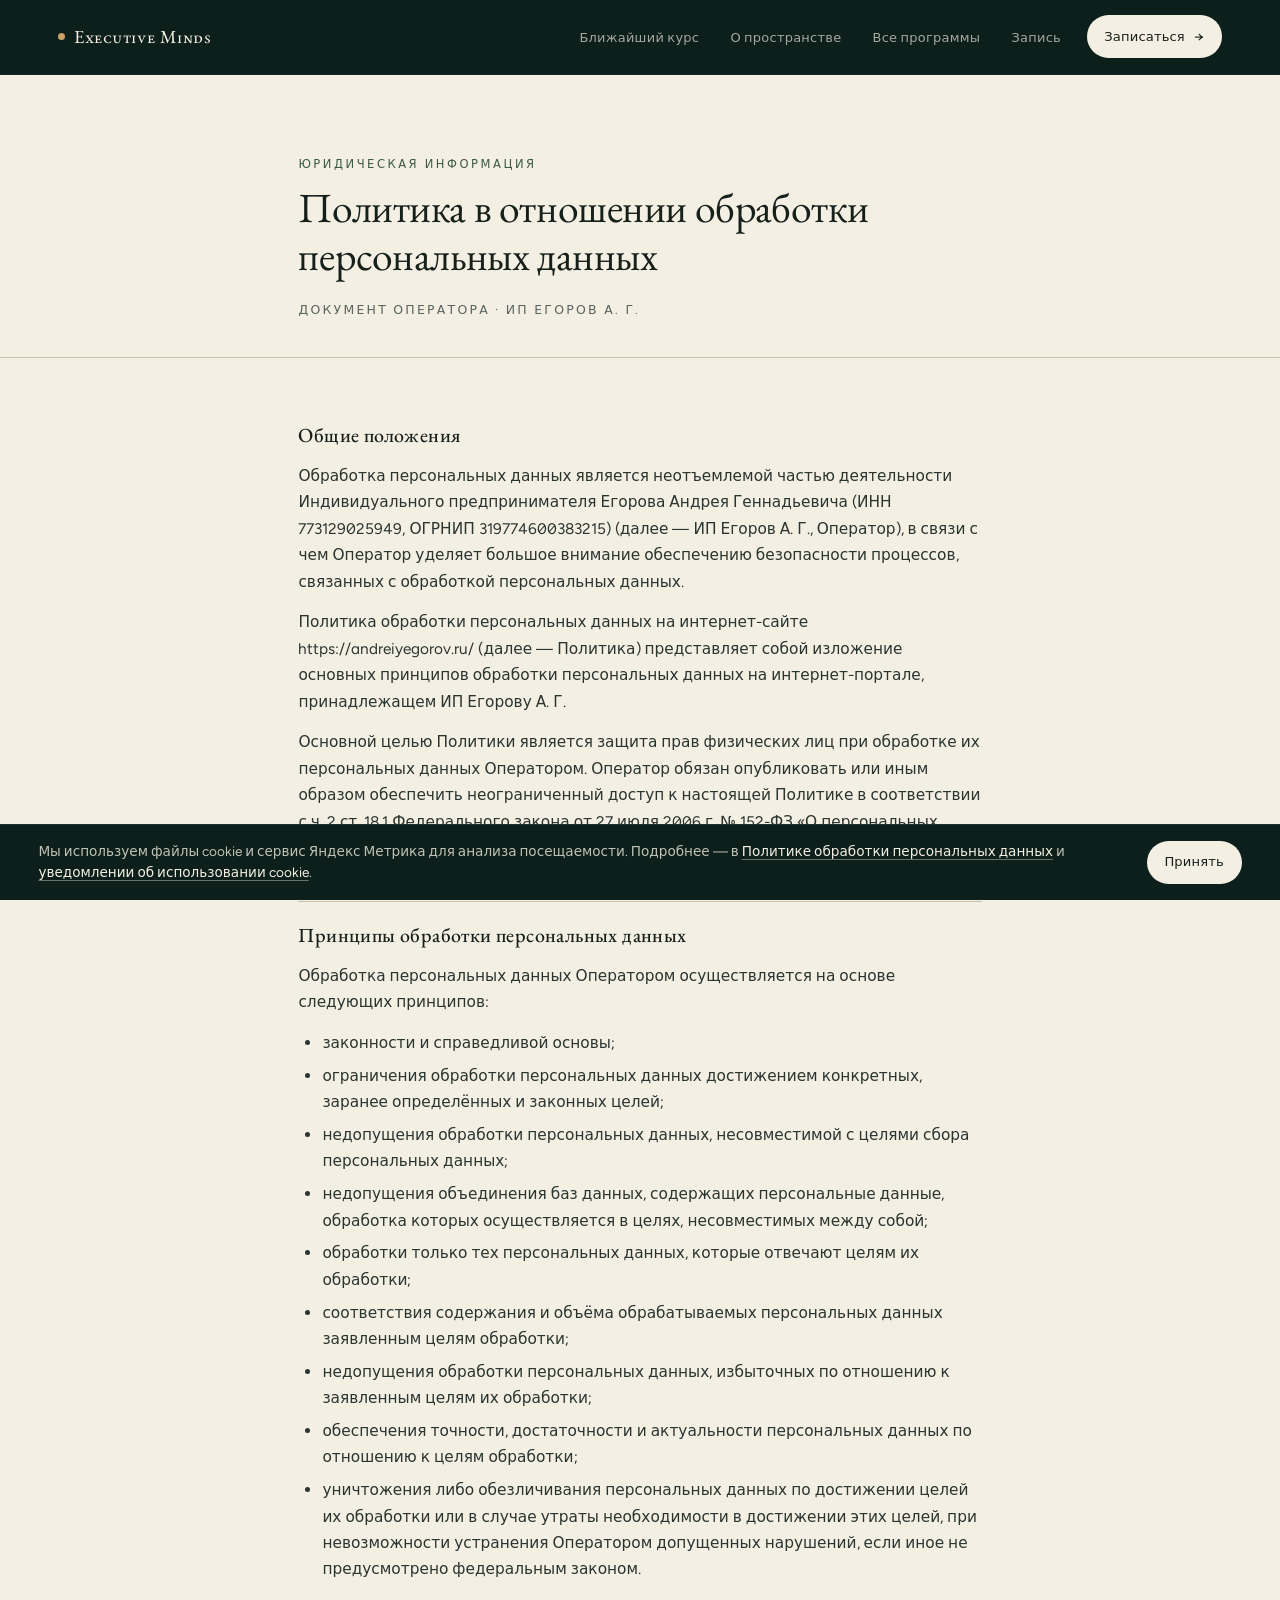
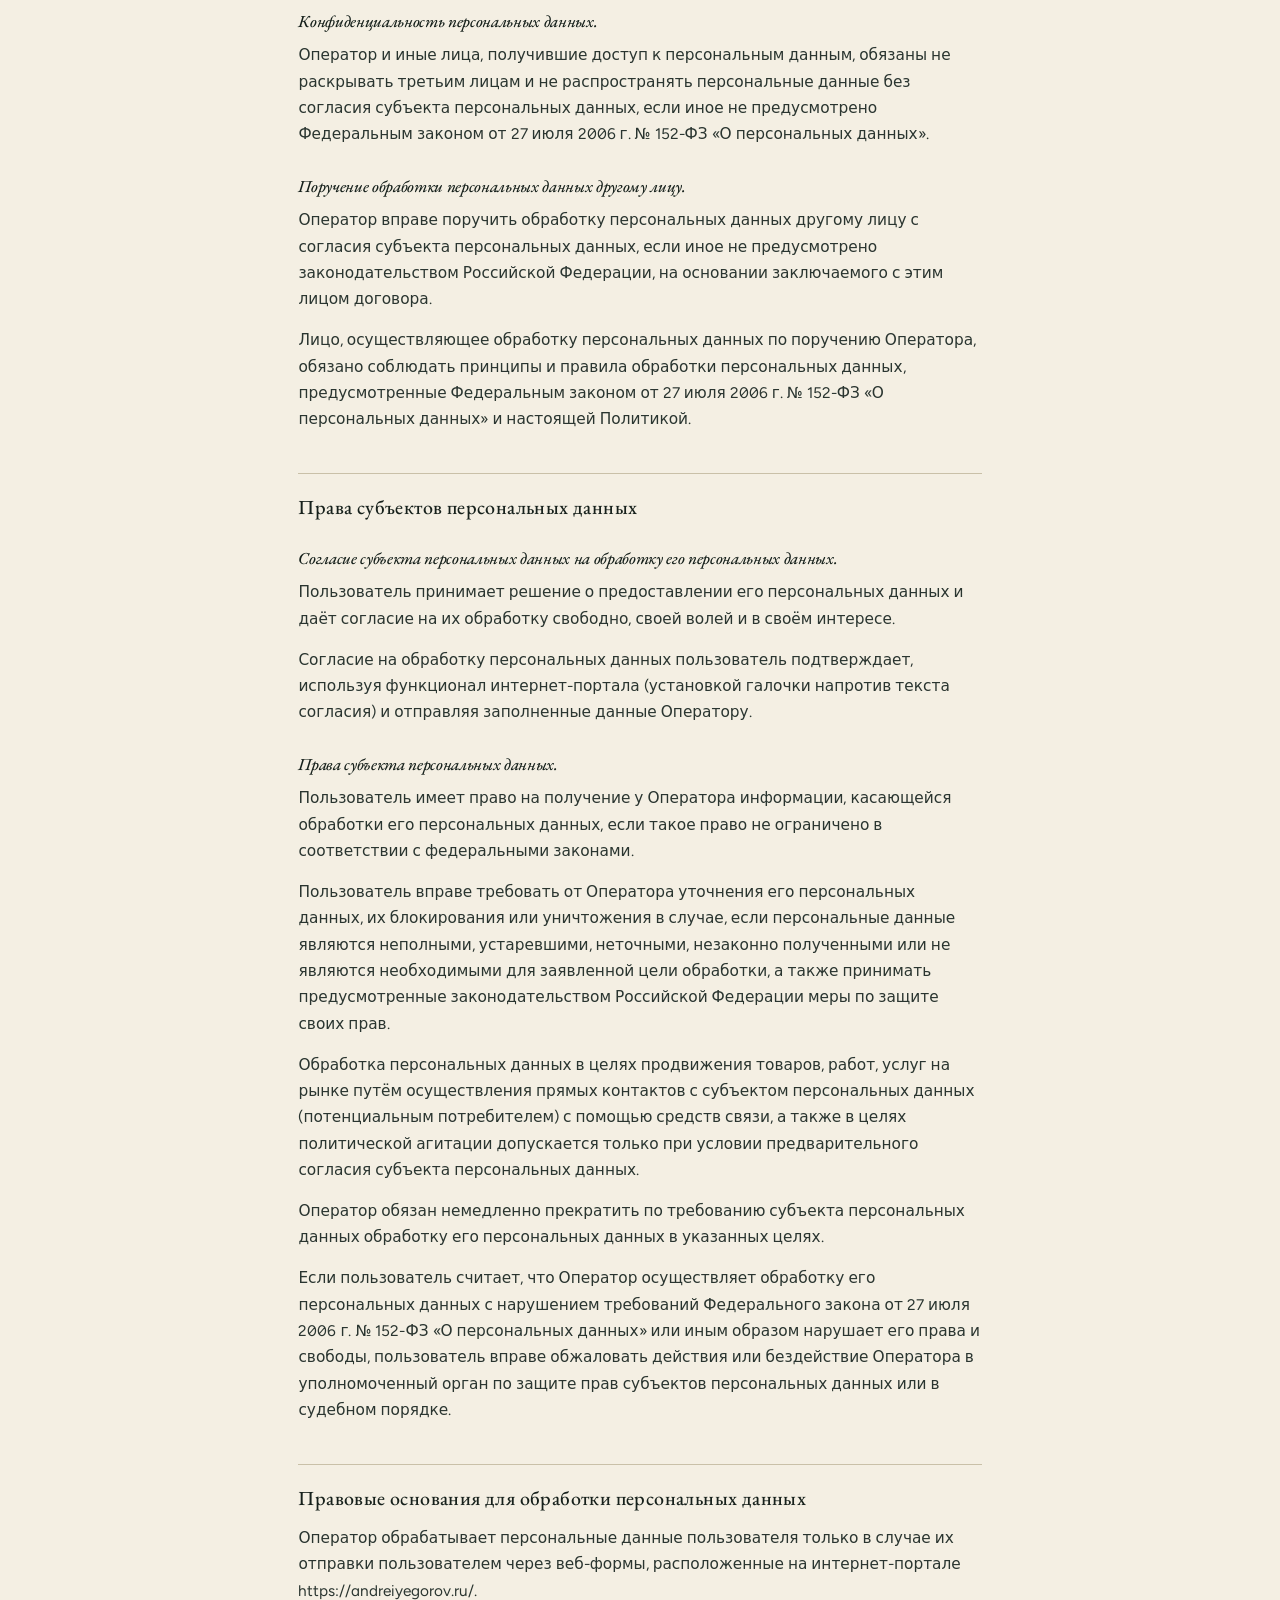
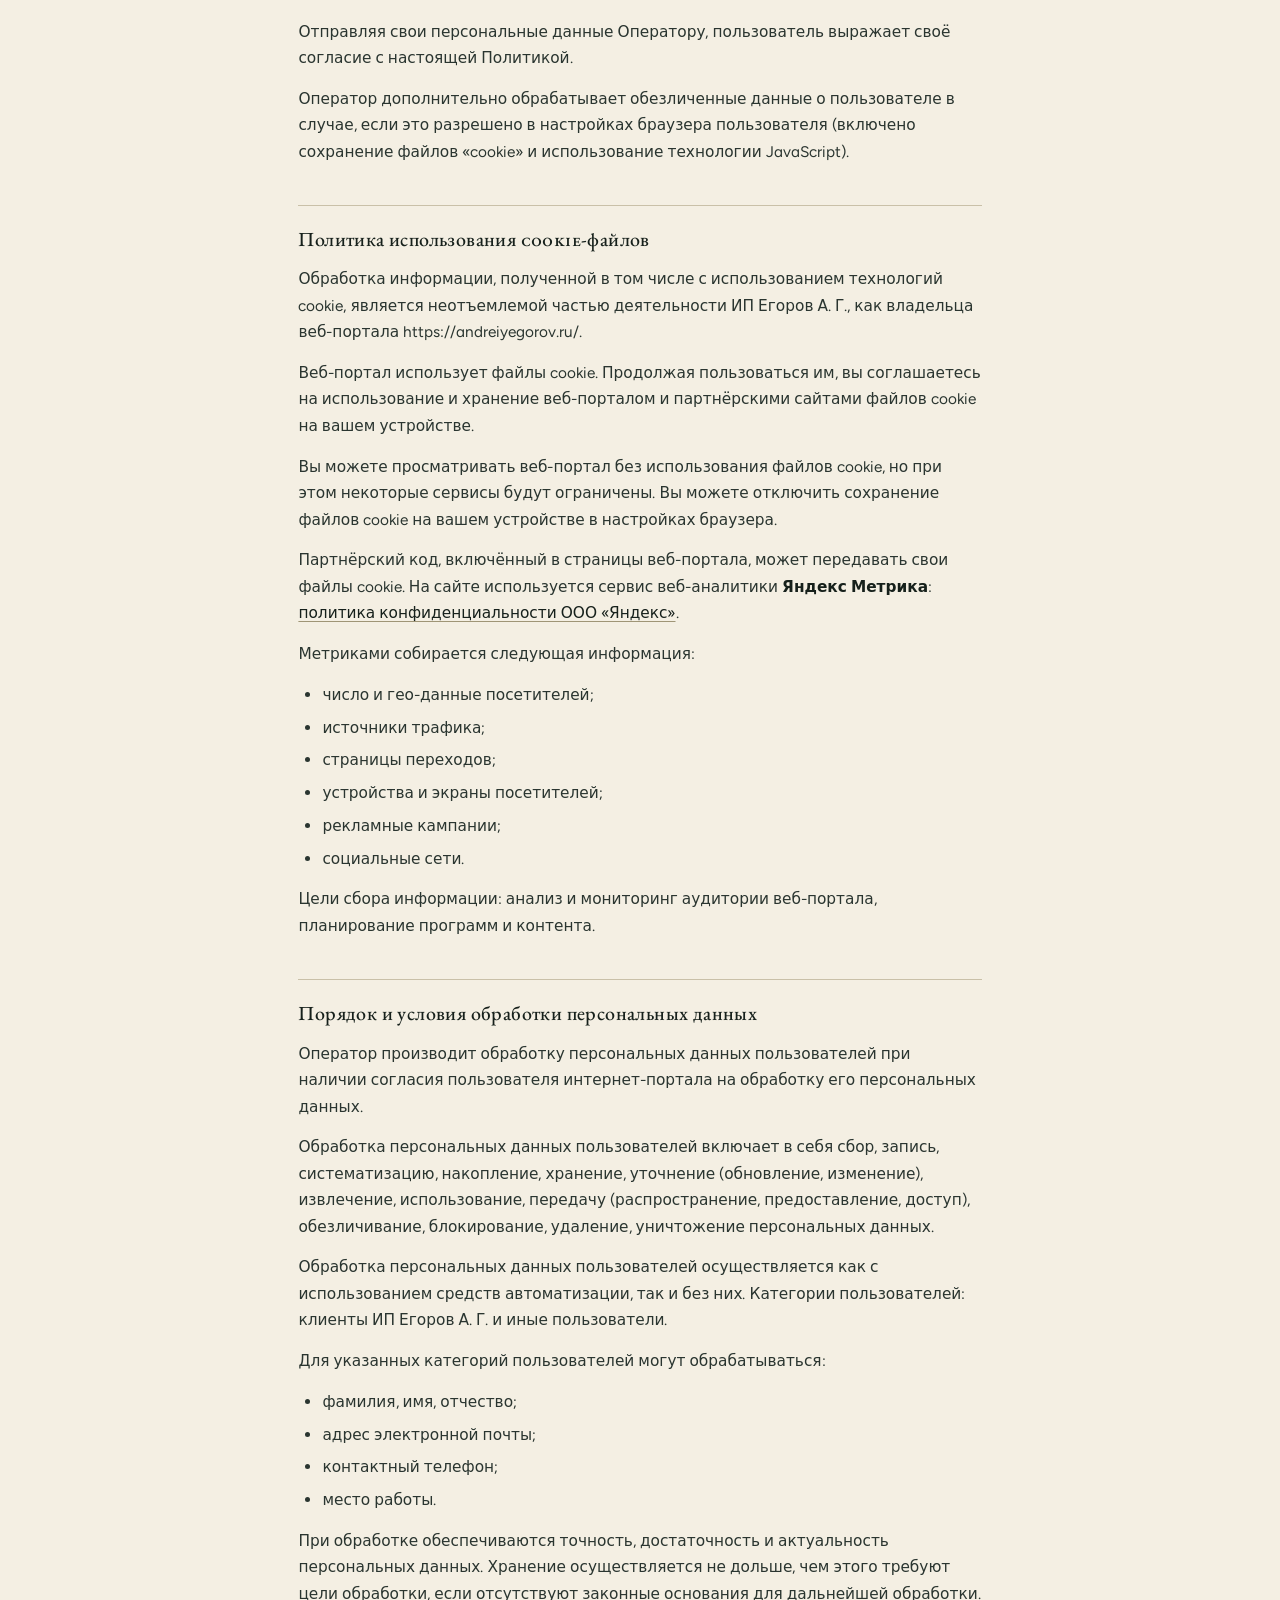
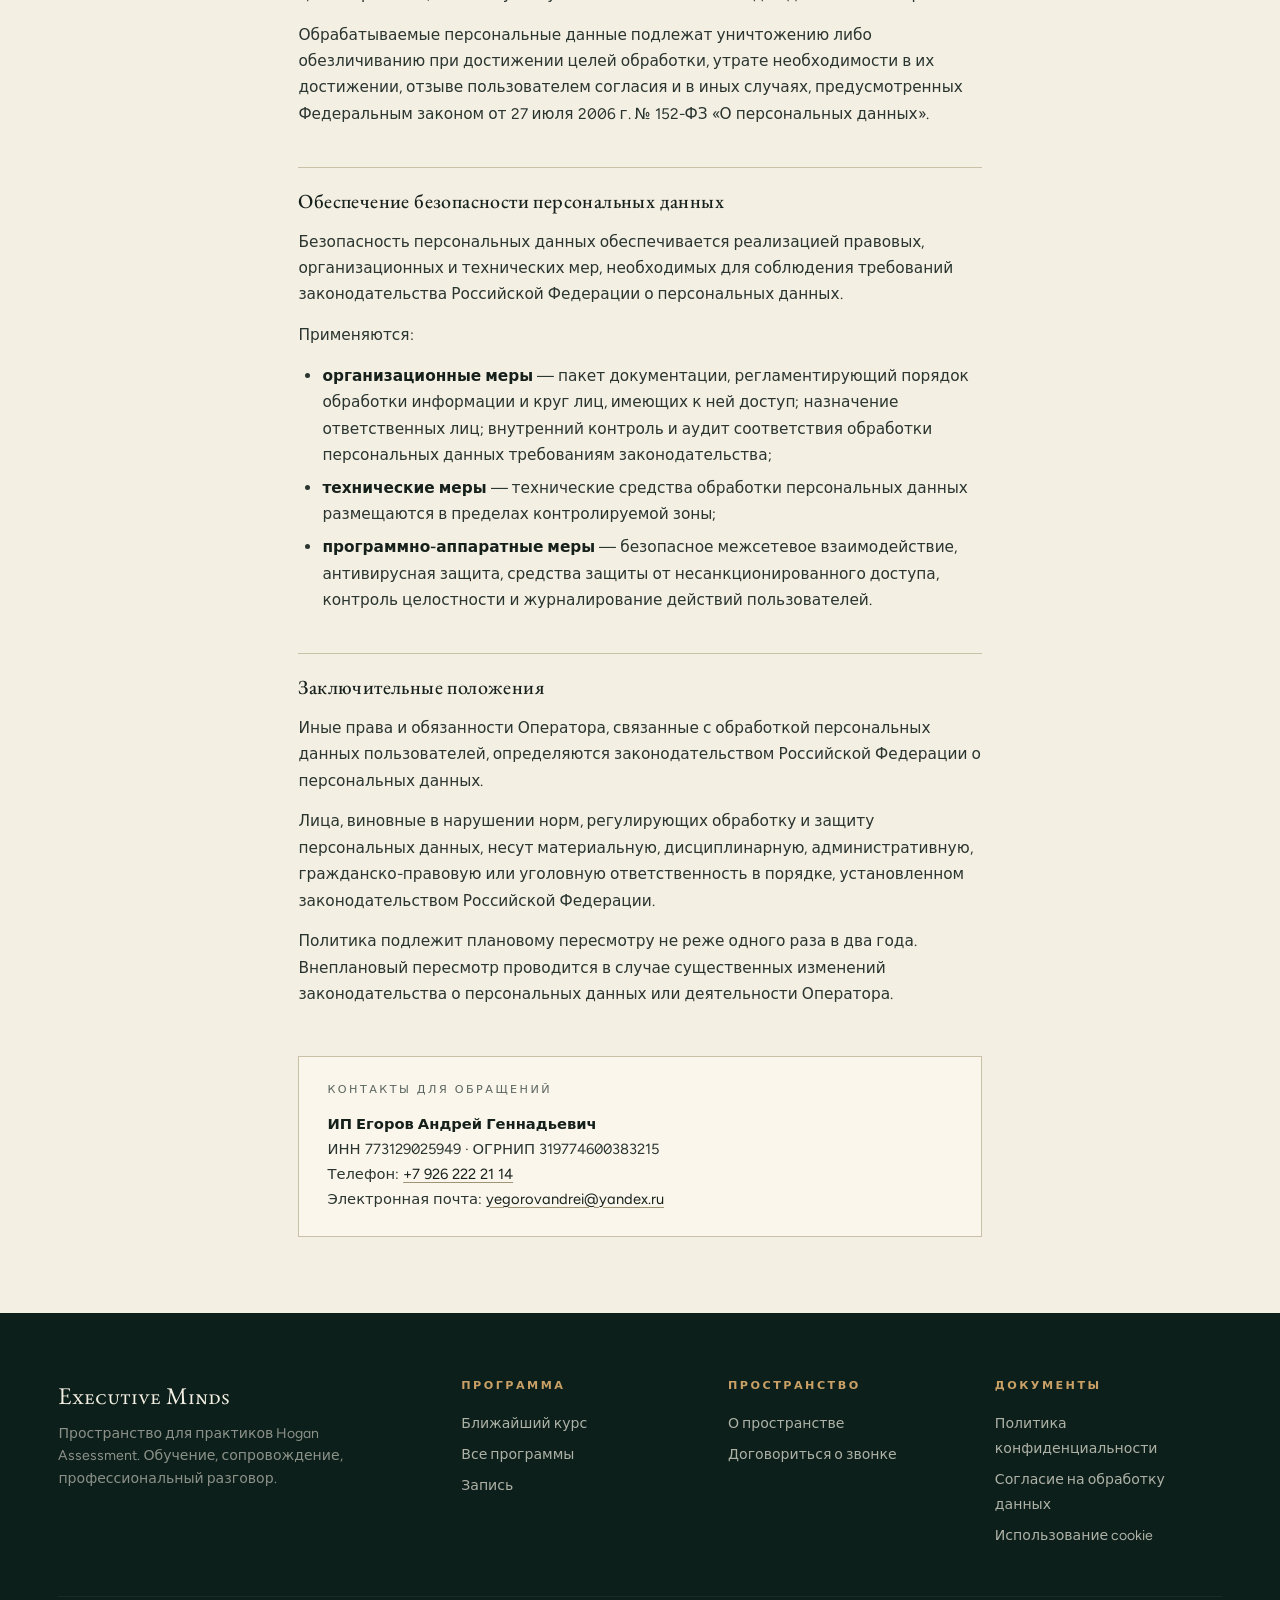
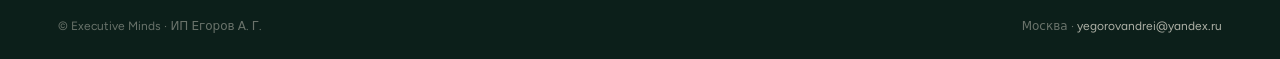
<file: privacy.html>
<!DOCTYPE html>
<html lang="ru">
<head>
<meta charset="UTF-8">
<meta name="viewport" content="width=device-width, initial-scale=1.0">
<title>Политика конфиденциальности — Executive Minds</title>
<meta name="description" content="Политика в отношении обработки персональных данных Executive Minds / ИП Егоров А.Г.">
<link rel="preconnect" href="https://fonts.googleapis.com">
<link rel="preconnect" href="https://fonts.gstatic.com" crossorigin>
<link href="https://fonts.googleapis.com/css2?family=EB+Garamond:ital,wght@0,400;0,500;0,600;1,400;1,500&family=Figtree:wght@400;500;600&display=swap" rel="stylesheet">
<link rel="stylesheet" href="assets/css/site.css">
<link rel="stylesheet" href="assets/css/legal.css">
<link rel="icon" href="data:image/svg+xml,%3Csvg xmlns='http://www.w3.org/2000/svg' viewBox='0 0 32 32'%3E%3Crect width='32' height='32' fill='%230C1F1A'/%3E%3Ctext x='50%25' y='62%25' text-anchor='middle' font-family='Georgia' fill='%23C9A065' font-size='22'%3EE%3C/text%3E%3C/svg%3E">
</head>
<body>

<nav class="nav" aria-label="Главная навигация">
  <div class="nav-inner">
    <a href="index.html" class="nav-brand"><span class="dot" aria-hidden="true"></span>Executive Minds</a>
    <ul class="nav-list" id="navList">
      <li><a href="index.html">Ближайший курс</a></li>
      <li><a href="space.html">О пространстве</a></li>
      <li><a href="programs.html">Все программы</a></li>
      <li><a href="signup.html">Запись</a></li>
      <li class="nav-cta"><a href="signup.html" class="btn btn--sm btn--cream">Записаться <span class="arr">→</span></a></li>
    </ul>
    <button class="nav-toggle" id="navToggle" aria-label="Открыть меню" aria-expanded="false"><span></span><span></span><span></span></button>
  </div>
</nav>

<header class="legal-header">
  <div class="wrap-narrow">
    <span class="eyebrow">Юридическая информация</span>
    <h1>Политика в отношении обработки персональных данных</h1>
    <div class="legal-meta">Документ оператора · ИП Егоров А. Г.</div>
  </div>
</header>

<section class="legal-body">
  <div class="wrap-narrow">
    <div class="legal-content">

      <h2>Общие положения</h2>
      <p>Обработка персональных данных является неотъемлемой частью деятельности Индивидуального предпринимателя Егорова Андрея Геннадьевича (ИНН 773129025949, ОГРНИП 319774600383215) (далее — ИП Егоров А. Г., Оператор), в связи с чем Оператор уделяет большое внимание обеспечению безопасности процессов, связанных с обработкой персональных данных.</p>
      <p>Политика обработки персональных данных на интернет-сайте https://andreiyegorov.ru/ (далее — Политика) представляет собой изложение основных принципов обработки персональных данных на интернет-портале, принадлежащем ИП Егорову А. Г.</p>
      <p>Основной целью Политики является защита прав физических лиц при обработке их персональных данных Оператором. Оператор обязан опубликовать или иным образом обеспечить неограниченный доступ к настоящей Политике в соответствии с ч. 2 ст. 18.1 Федерального закона от 27 июля 2006 г. № 152-ФЗ «О персональных данных».</p>

      <h2>Принципы обработки персональных данных</h2>
      <p>Обработка персональных данных Оператором осуществляется на основе следующих принципов:</p>
      <ul>
        <li>законности и справедливой основы;</li>
        <li>ограничения обработки персональных данных достижением конкретных, заранее определённых и законных целей;</li>
        <li>недопущения обработки персональных данных, несовместимой с целями сбора персональных данных;</li>
        <li>недопущения объединения баз данных, содержащих персональные данные, обработка которых осуществляется в целях, несовместимых между собой;</li>
        <li>обработки только тех персональных данных, которые отвечают целям их обработки;</li>
        <li>соответствия содержания и объёма обрабатываемых персональных данных заявленным целям обработки;</li>
        <li>недопущения обработки персональных данных, избыточных по отношению к заявленным целям их обработки;</li>
        <li>обеспечения точности, достаточности и актуальности персональных данных по отношению к целям обработки;</li>
        <li>уничтожения либо обезличивания персональных данных по достижении целей их обработки или в случае утраты необходимости в достижении этих целей, при невозможности устранения Оператором допущенных нарушений, если иное не предусмотрено федеральным законом.</li>
      </ul>

      <h3>Конфиденциальность персональных данных.</h3>
      <p>Оператор и иные лица, получившие доступ к персональным данным, обязаны не раскрывать третьим лицам и не распространять персональные данные без согласия субъекта персональных данных, если иное не предусмотрено Федеральным законом от 27 июля 2006 г. № 152-ФЗ «О персональных данных».</p>

      <h3>Поручение обработки персональных данных другому лицу.</h3>
      <p>Оператор вправе поручить обработку персональных данных другому лицу с согласия субъекта персональных данных, если иное не предусмотрено законодательством Российской Федерации, на основании заключаемого с этим лицом договора.</p>
      <p>Лицо, осуществляющее обработку персональных данных по поручению Оператора, обязано соблюдать принципы и правила обработки персональных данных, предусмотренные Федеральным законом от 27 июля 2006 г. № 152-ФЗ «О персональных данных» и настоящей Политикой.</p>

      <h2>Права субъектов персональных данных</h2>

      <h3>Согласие субъекта персональных данных на обработку его персональных данных.</h3>
      <p>Пользователь принимает решение о предоставлении его персональных данных и даёт согласие на их обработку свободно, своей волей и в своём интересе.</p>
      <p>Согласие на обработку персональных данных пользователь подтверждает, используя функционал интернет-портала (установкой галочки напротив текста согласия) и отправляя заполненные данные Оператору.</p>

      <h3>Права субъекта персональных данных.</h3>
      <p>Пользователь имеет право на получение у Оператора информации, касающейся обработки его персональных данных, если такое право не ограничено в соответствии с федеральными законами.</p>
      <p>Пользователь вправе требовать от Оператора уточнения его персональных данных, их блокирования или уничтожения в случае, если персональные данные являются неполными, устаревшими, неточными, незаконно полученными или не являются необходимыми для заявленной цели обработки, а также принимать предусмотренные законодательством Российской Федерации меры по защите своих прав.</p>
      <p>Обработка персональных данных в целях продвижения товаров, работ, услуг на рынке путём осуществления прямых контактов с субъектом персональных данных (потенциальным потребителем) с помощью средств связи, а также в целях политической агитации допускается только при условии предварительного согласия субъекта персональных данных.</p>
      <p>Оператор обязан немедленно прекратить по требованию субъекта персональных данных обработку его персональных данных в указанных целях.</p>
      <p>Если пользователь считает, что Оператор осуществляет обработку его персональных данных с нарушением требований Федерального закона от 27 июля 2006 г. № 152-ФЗ «О персональных данных» или иным образом нарушает его права и свободы, пользователь вправе обжаловать действия или бездействие Оператора в уполномоченный орган по защите прав субъектов персональных данных или в судебном порядке.</p>

      <h2>Правовые основания для обработки персональных данных</h2>
      <p>Оператор обрабатывает персональные данные пользователя только в случае их отправки пользователем через веб-формы, расположенные на интернет-портале https://andreiyegorov.ru/.</p>
      <p>Отправляя свои персональные данные Оператору, пользователь выражает своё согласие с настоящей Политикой.</p>
      <p>Оператор дополнительно обрабатывает обезличенные данные о пользователе в случае, если это разрешено в настройках браузера пользователя (включено сохранение файлов «cookie» и использование технологии JavaScript).</p>

      <h2>Политика использования cookie-файлов</h2>
      <p>Обработка информации, полученной в том числе с использованием технологий cookie, является неотъемлемой частью деятельности ИП Егоров А. Г., как владельца веб-портала https://andreiyegorov.ru/.</p>
      <p>Веб-портал использует файлы cookie. Продолжая пользоваться им, вы соглашаетесь на использование и хранение веб-порталом и партнёрскими сайтами файлов cookie на вашем устройстве.</p>
      <p>Вы можете просматривать веб-портал без использования файлов cookie, но при этом некоторые сервисы будут ограничены. Вы можете отключить сохранение файлов cookie на вашем устройстве в настройках браузера.</p>
      <p>Партнёрский код, включённый в страницы веб-портала, может передавать свои файлы cookie. На сайте используется сервис веб-аналитики <strong>Яндекс Метрика</strong>: <a href="https://yandex.ru/legal/confidential/ru/" target="_blank" rel="noopener noreferrer">политика конфиденциальности ООО «Яндекс»</a>.</p>
      <p>Метриками собирается следующая информация:</p>
      <ul>
        <li>число и гео-данные посетителей;</li>
        <li>источники трафика;</li>
        <li>страницы переходов;</li>
        <li>устройства и экраны посетителей;</li>
        <li>рекламные кампании;</li>
        <li>социальные сети.</li>
      </ul>
      <p>Цели сбора информации: анализ и мониторинг аудитории веб-портала, планирование программ и контента.</p>

      <h2>Порядок и условия обработки персональных данных</h2>
      <p>Оператор производит обработку персональных данных пользователей при наличии согласия пользователя интернет-портала на обработку его персональных данных.</p>
      <p>Обработка персональных данных пользователей включает в себя сбор, запись, систематизацию, накопление, хранение, уточнение (обновление, изменение), извлечение, использование, передачу (распространение, предоставление, доступ), обезличивание, блокирование, удаление, уничтожение персональных данных.</p>
      <p>Обработка персональных данных пользователей осуществляется как с использованием средств автоматизации, так и без них. Категории пользователей: клиенты ИП Егоров А. Г. и иные пользователи.</p>
      <p>Для указанных категорий пользователей могут обрабатываться:</p>
      <ul>
        <li>фамилия, имя, отчество;</li>
        <li>адрес электронной почты;</li>
        <li>контактный телефон;</li>
        <li>место работы.</li>
      </ul>
      <p>При обработке обеспечиваются точность, достаточность и актуальность персональных данных. Хранение осуществляется не дольше, чем этого требуют цели обработки, если отсутствуют законные основания для дальнейшей обработки.</p>
      <p>Обрабатываемые персональные данные подлежат уничтожению либо обезличиванию при достижении целей обработки, утрате необходимости в их достижении, отзыве пользователем согласия и в иных случаях, предусмотренных Федеральным законом от 27 июля 2006 г. № 152-ФЗ «О персональных данных».</p>

      <h2>Обеспечение безопасности персональных данных</h2>
      <p>Безопасность персональных данных обеспечивается реализацией правовых, организационных и технических мер, необходимых для соблюдения требований законодательства Российской Федерации о персональных данных.</p>
      <p>Применяются:</p>
      <ul>
        <li><strong>организационные меры</strong> — пакет документации, регламентирующий порядок обработки информации и круг лиц, имеющих к ней доступ; назначение ответственных лиц; внутренний контроль и аудит соответствия обработки персональных данных требованиям законодательства;</li>
        <li><strong>технические меры</strong> — технические средства обработки персональных данных размещаются в пределах контролируемой зоны;</li>
        <li><strong>программно-аппаратные меры</strong> — безопасное межсетевое взаимодействие, антивирусная защита, средства защиты от несанкционированного доступа, контроль целостности и журналирование действий пользователей.</li>
      </ul>

      <h2>Заключительные положения</h2>
      <p>Иные права и обязанности Оператора, связанные с обработкой персональных данных пользователей, определяются законодательством Российской Федерации о персональных данных.</p>
      <p>Лица, виновные в нарушении норм, регулирующих обработку и защиту персональных данных, несут материальную, дисциплинарную, административную, гражданско-правовую или уголовную ответственность в порядке, установленном законодательством Российской Федерации.</p>
      <p>Политика подлежит плановому пересмотру не реже одного раза в два года. Внеплановый пересмотр проводится в случае существенных изменений законодательства о персональных данных или деятельности Оператора.</p>

      <div class="legal-contact">
        <div class="lab">Контакты для обращений</div>
        <p><strong>ИП Егоров Андрей Геннадьевич</strong><br>
        ИНН 773129025949 · ОГРНИП 319774600383215<br>
        Телефон: <a href="tel:+79262222114">+7 926 222 21 14</a><br>
        Электронная почта: <a href="mailto:yegorovandrei@yandex.ru">yegorovandrei@yandex.ru</a></p>
      </div>

    </div>
  </div>
</section>

<footer class="footer">
  <div class="wrap">
    <div class="footer-grid">
      <div>
        <div class="footer-brand">Executive Minds</div>
        <p class="footer-tag">Пространство для практиков Hogan Assessment. Обучение, сопровождение, профессиональный разговор.</p>
      </div>
      <div class="footer-col"><h5>Программа</h5><ul><li><a href="index.html">Ближайший курс</a></li><li><a href="programs.html">Все программы</a></li><li><a href="signup.html">Запись</a></li></ul></div>
      <div class="footer-col"><h5>Пространство</h5><ul><li><a href="space.html">О пространстве</a></li><li><a href="signup.html?context=call">Договориться о звонке</a></li></ul></div>
      <div class="footer-col"><h5>Документы</h5><ul><li><a href="privacy.html">Политика конфиденциальности</a></li><li><a href="consent.html">Согласие на обработку данных</a></li><li><a href="cookies.html">Использование cookie</a></li></ul></div>
    </div>
    <div class="footer-base">
      <span>© Executive Minds · ИП Егоров А. Г.</span>
      <span>Москва · <a href="mailto:yegorovandrei@yandex.ru">yegorovandrei@yandex.ru</a></span>
    </div>
  </div>
</footer>

<div class="cookie" id="cookieBanner" role="dialog" aria-label="Уведомление об использовании cookie">
  <div class="cookie-inner">
    <p class="cookie-text">Мы используем файлы cookie и сервис Яндекс Метрика для анализа посещаемости. Подробнее — в <a href="privacy.html">Политике обработки персональных данных</a> и <a href="cookies.html">уведомлении об использовании cookie</a>.</p>
    <div class="cookie-actions"><button id="cookieAccept" class="btn btn--cream btn--sm">Принять</button></div>
  </div>
</div>

<script src="assets/js/site.js" defer></script></body>
</html>
</file>
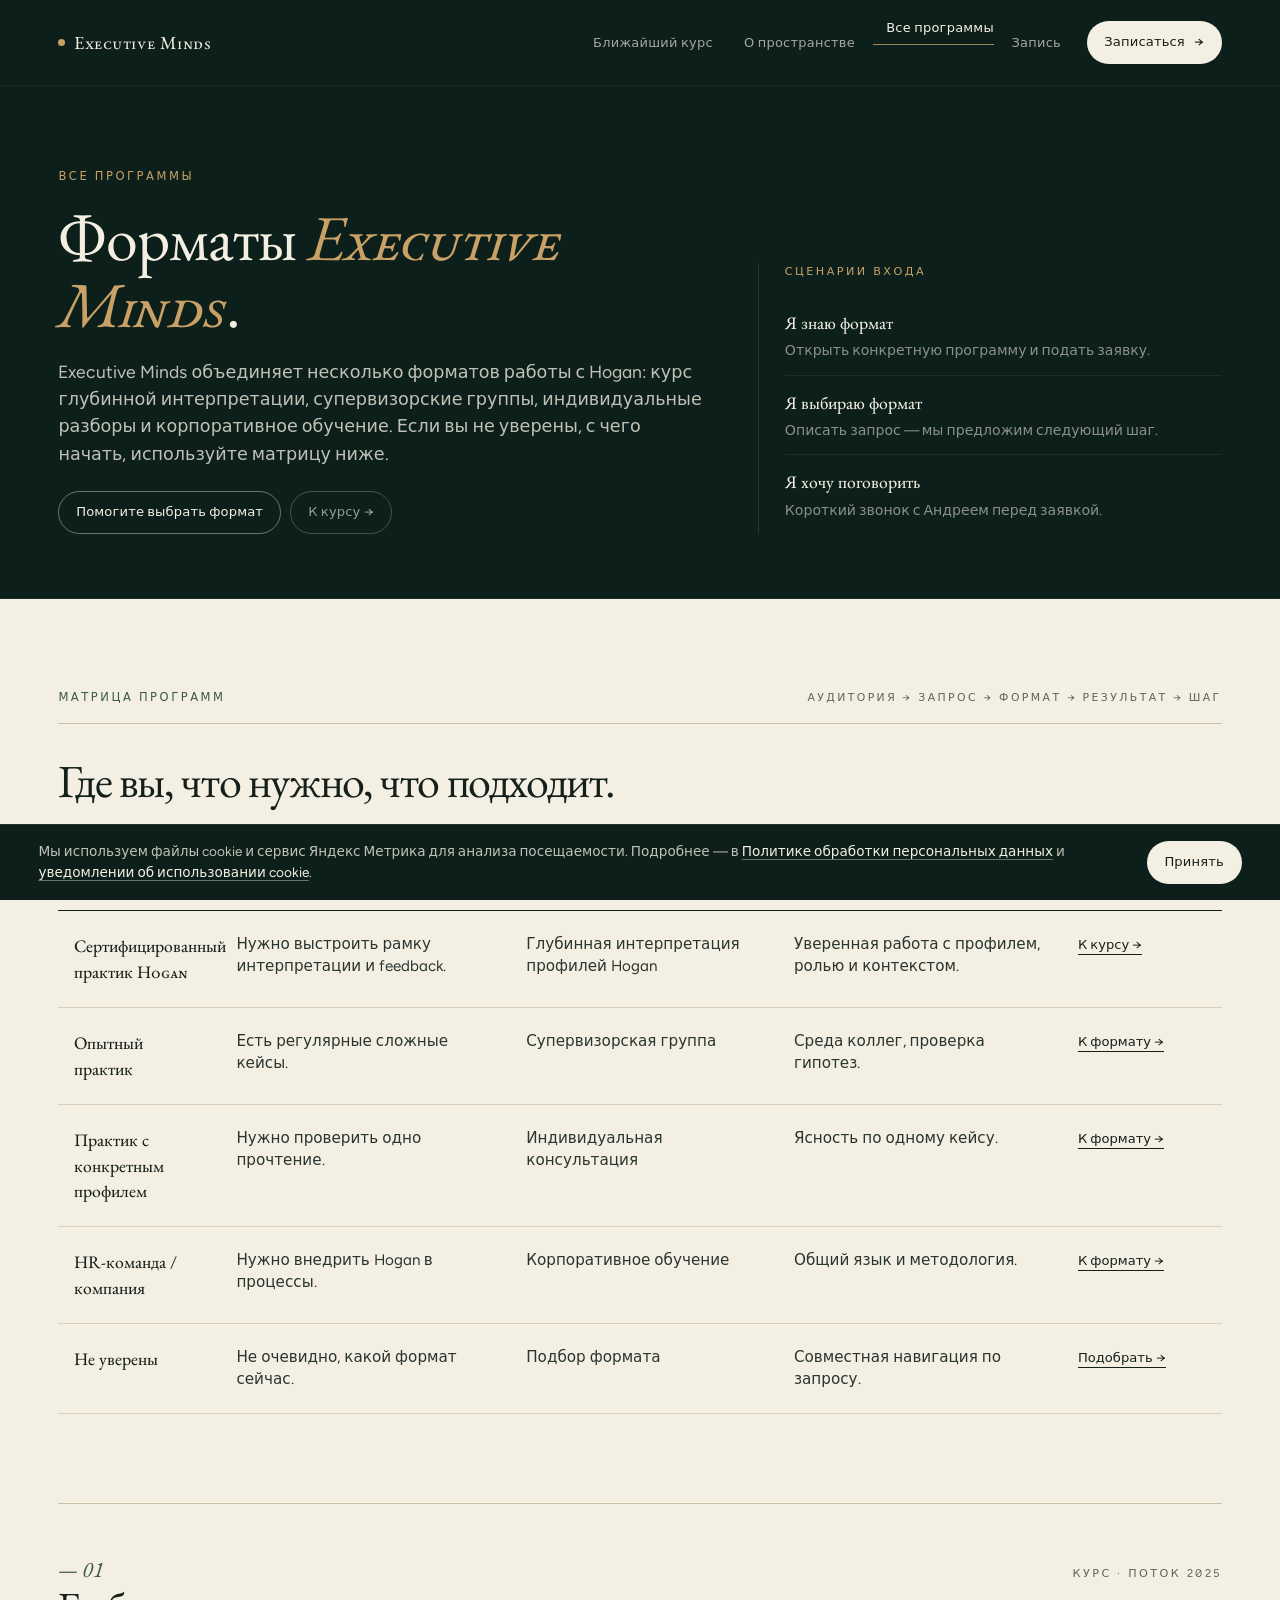
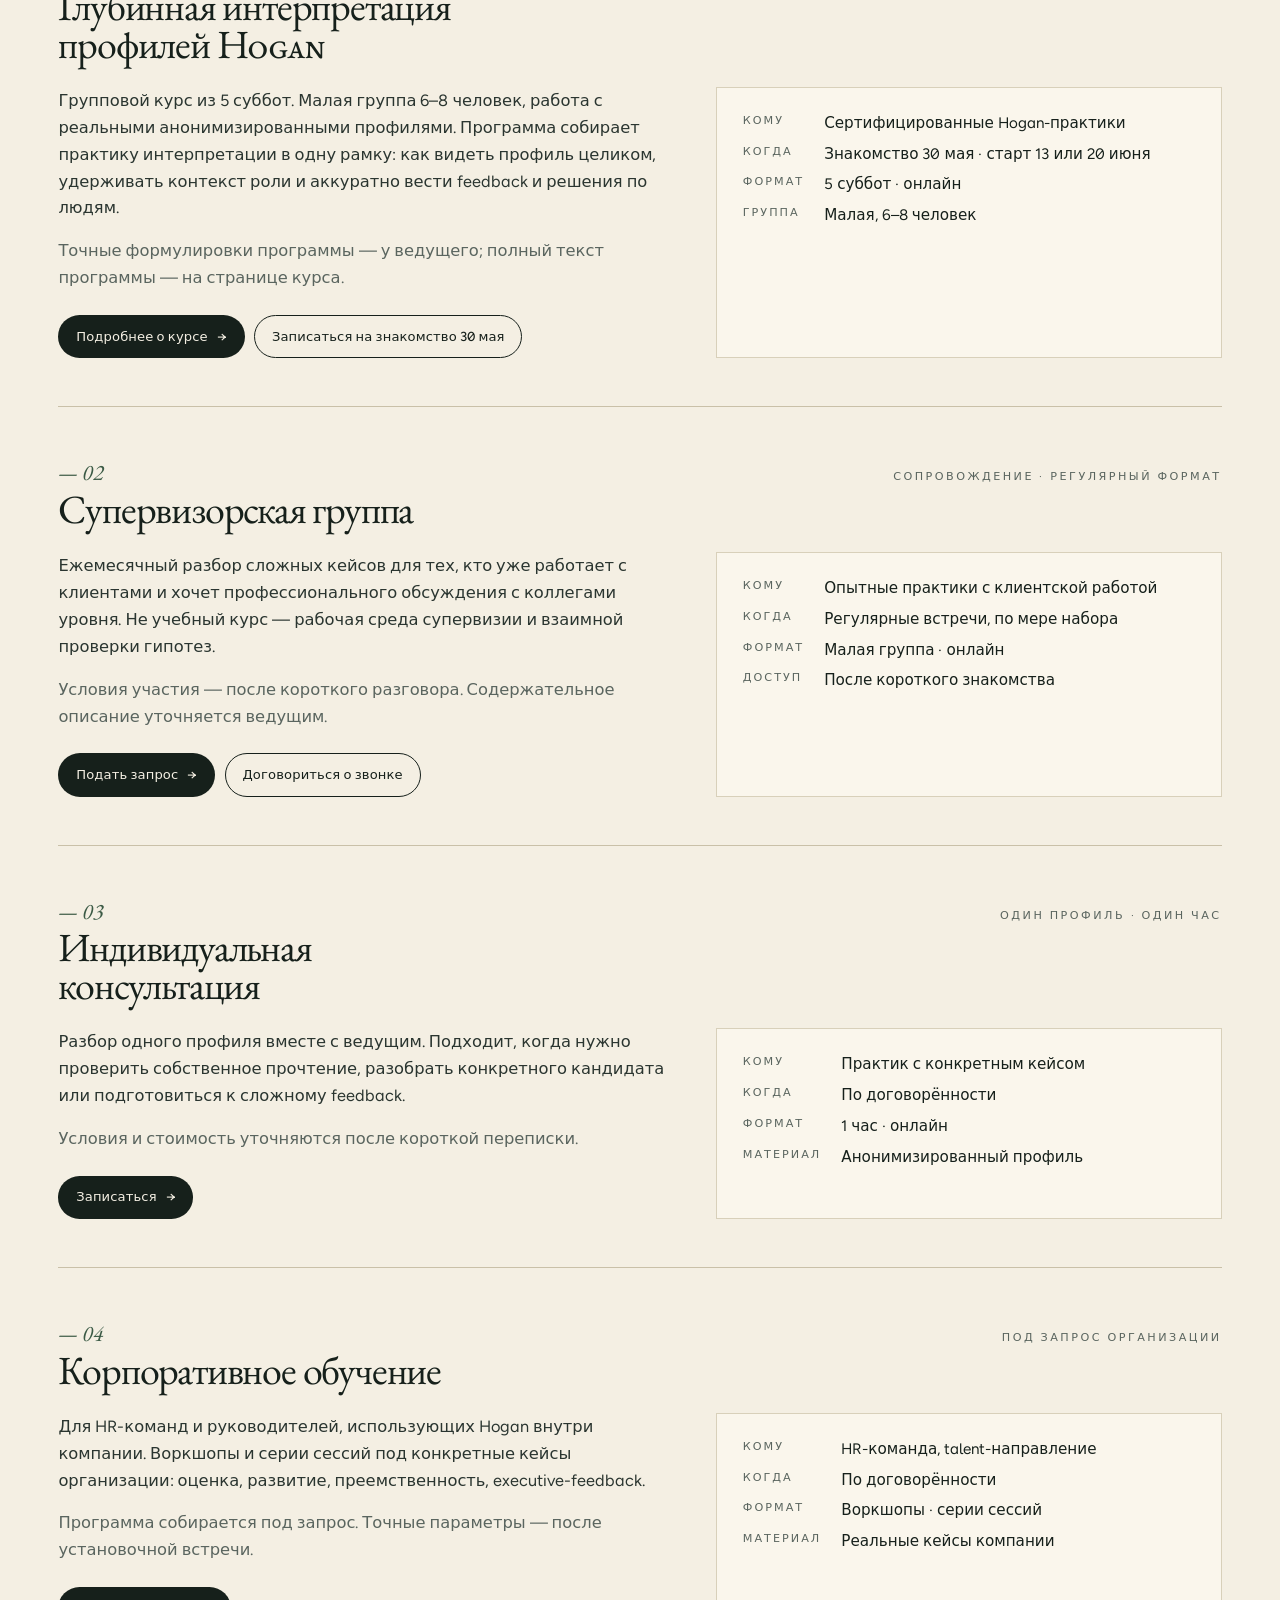
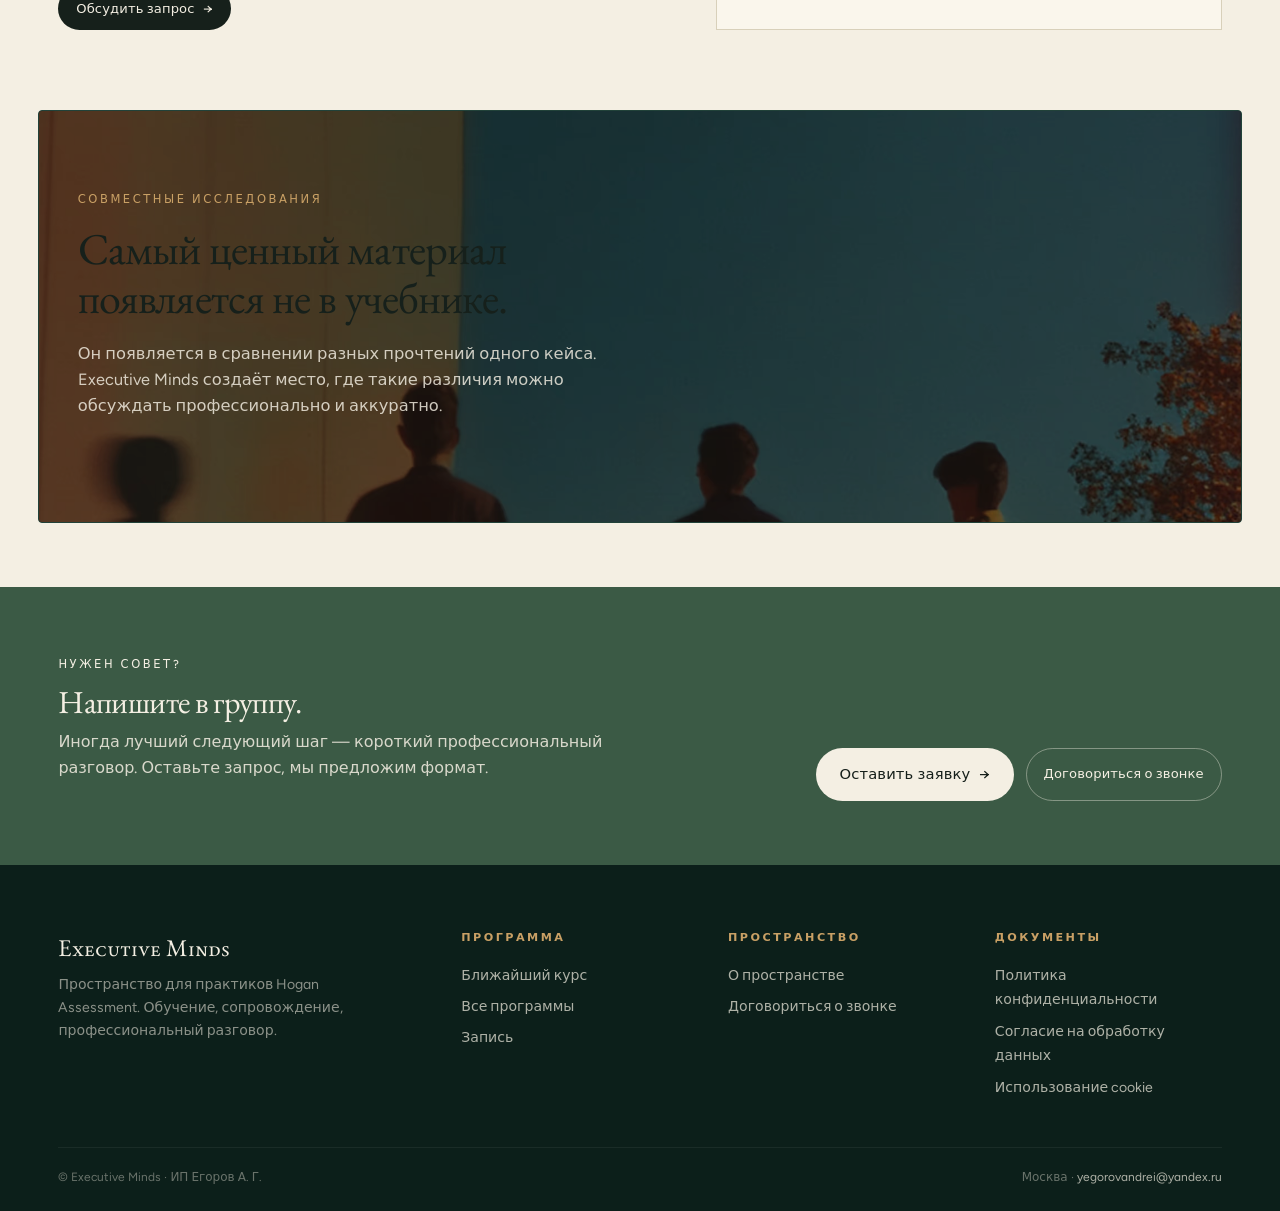
<file: programs.html>
<!DOCTYPE html>
<html lang="ru">
<head>
<meta charset="UTF-8">
<meta name="viewport" content="width=device-width, initial-scale=1.0">
<title>Все программы — Executive Minds</title>
<meta name="description" content="Форматы Executive Minds: курс «Глубинная интерпретация профилей Hogan», супервизорская группа, индивидуальная консультация, корпоративное обучение.">
<link rel="preconnect" href="https://fonts.googleapis.com">
<link rel="preconnect" href="https://fonts.gstatic.com" crossorigin>
<link href="https://fonts.googleapis.com/css2?family=EB+Garamond:ital,wght@0,400;0,500;0,600;1,400;1,500&family=Figtree:wght@400;500;600&display=swap" rel="stylesheet">
<link rel="stylesheet" href="assets/css/site.css">
<link rel="icon" href="data:image/svg+xml,%3Csvg xmlns='http://www.w3.org/2000/svg' viewBox='0 0 32 32'%3E%3Crect width='32' height='32' fill='%230C1F1A'/%3E%3Ctext x='50%25' y='62%25' text-anchor='middle' font-family='Georgia' fill='%23C9A065' font-size='22'%3EE%3C/text%3E%3C/svg%3E">
<style>
  .page-hero { background: var(--forest); color: var(--cream); padding: clamp(3rem, 6vw, 5rem) 0 clamp(2.5rem, 5vw, 4rem); border-bottom: 1px solid rgba(255,255,255,0.06); }
  .page-hero .ph-grid { display: grid; grid-template-columns: 1.4fr 1fr; gap: clamp(2rem,4vw,4rem); align-items: end; }
  .page-hero h1 { font-size: clamp(2.4rem, 5vw, 4rem); font-weight: 380; line-height: 1.05; letter-spacing: -0.015em; margin-bottom: 1.25rem; color: var(--cream); }
  .page-hero h1 em { font-style: italic; color: var(--amber-soft); font-weight: 380; }
  .page-hero .eyebrow { color: var(--amber-soft); }
  .page-hero p.lead { font-size: 1.1rem; max-width: 60ch; color: rgba(244,239,227,0.78); }
  .page-hero .ph-side { padding-left: clamp(0rem, 2vw, 2rem); border-left: 1px solid rgba(255,255,255,0.1); }
  .page-hero .ph-side strong { display: block; font-family: var(--serif); font-size: 1.1rem; color: var(--cream); font-weight: 440; }
  .page-hero .ph-side span { display: block; font-size: 0.88rem; color: rgba(244,239,227,0.55); margin-top: 0.25rem; }
  .page-hero .ph-side .lab { font-size: 0.7rem; letter-spacing: 0.22em; text-transform: uppercase; color: var(--amber-soft); margin-bottom: 1rem; }
  .page-hero .ph-side ul { list-style: none; }
  .page-hero .ph-side ul li { padding: 0.8rem 0; border-bottom: 1px solid rgba(255,255,255,0.07); }
  .page-hero .ph-side ul li:last-child { border-bottom: 0; }
  @media (max-width: 800px) { .page-hero .ph-grid { grid-template-columns: 1fr; } .page-hero .ph-side { border-left: 0; padding-left: 0; border-top: 1px solid rgba(255,255,255,0.08); padding-top: 1.5rem; } }

  /* Matrix table (same as space) */
  .matrix { width: 100%; border-collapse: collapse; font-family: var(--sans); }
  .matrix thead th { text-align: left; font-size: 0.7rem; letter-spacing: 0.18em; text-transform: uppercase; color: var(--ink-mute); font-weight: 600; padding: 1rem 1rem; border-bottom: 1px solid var(--ink); background: var(--cream); }
  .matrix tbody td { padding: 1.4rem 1rem; vertical-align: top; border-bottom: 1px solid var(--line-soft); font-size: 0.95rem; color: var(--ink-soft); line-height: 1.45; }
  .matrix tbody td.audience { font-family: var(--serif); font-size: 1.1rem; color: var(--ink); font-weight: 440; max-width: 18ch; }
  .matrix tbody td.cta a { font-family: var(--sans); font-size: 0.82rem; color: var(--ink); border-bottom: 1px solid var(--ink); padding-bottom: 2px; text-decoration: none; white-space: nowrap; }
  .matrix tbody td.cta a:hover { color: var(--moss); border-color: var(--moss); }
  .matrix tbody tr:hover td { background: var(--cream-soft); }
  @media (max-width: 800px) { .matrix, .matrix tbody, .matrix tr, .matrix td, .matrix thead, .matrix th { display: block; } .matrix thead { display: none; } .matrix tbody tr { border: 1px solid var(--line); margin-bottom: 1rem; padding: 0.5rem 0; } .matrix tbody td { border: 0; padding: 0.5rem 1.25rem; } .matrix tbody td::before { content: attr(data-label) ': '; font-size: 0.7rem; letter-spacing: 0.18em; text-transform: uppercase; color: var(--ink-mute); display: block; margin-bottom: 0.25rem; } }

  /* Format detail blocks */
  .format-block { padding: clamp(2rem, 4vw, 3rem) 0; border-top: 1px solid var(--line); }
  .format-block .fb-head { display: flex; align-items: baseline; justify-content: space-between; gap: 1.5rem; flex-wrap: wrap; margin-bottom: 1.5rem; }
  .format-block .fb-num { font-family: var(--serif); font-style: italic; font-size: 1.4rem; color: var(--moss); }
  .format-block .fb-meta { font-size: 0.7rem; letter-spacing: 0.22em; text-transform: uppercase; color: var(--ink-mute); }
  .format-block h2 { font-size: clamp(1.8rem, 3.2vw, 2.5rem); font-weight: 380; max-width: 22ch; }
  .format-block .fb-grid { display: grid; grid-template-columns: 1.2fr 1fr; gap: clamp(2rem, 4vw, 4rem); margin-top: 1.5rem; }
  .format-block .fb-body p { font-size: 1.02rem; line-height: 1.65; margin-bottom: 1rem; }
  .format-block .fb-list { background: var(--paper); border: 1px solid var(--line-soft); padding: 1.5rem 1.6rem; }
  .format-block .fb-list dl { display: grid; grid-template-columns: auto 1fr; gap: 0.5rem 1.25rem; }
  .format-block .fb-list dt { font-size: 0.7rem; letter-spacing: 0.18em; text-transform: uppercase; color: var(--ink-mute); }
  .format-block .fb-list dd { font-size: 0.95rem; color: var(--ink); line-height: 1.5; }
  .format-block .fb-cta { margin-top: 1.5rem; display: flex; gap: 0.6rem; flex-wrap: wrap; }
  @media (max-width: 800px) { .format-block .fb-grid { grid-template-columns: 1fr; } }

  /* Green strip */
  .green-strip { background: var(--moss); color: var(--cream); padding: clamp(2.5rem, 5vw, 4rem) 0; }
  .green-strip h3 { color: var(--cream); font-family: var(--serif); font-size: clamp(1.5rem, 2.6vw, 2rem); font-weight: 380; margin-bottom: 0.5rem; }
  .green-strip p { color: rgba(244,239,227,0.85); max-width: 56ch; margin-bottom: 1.25rem; }
  .green-strip .row { display: flex; justify-content: space-between; align-items: end; gap: 2rem; flex-wrap: wrap; }
  .green-strip .row .cta { display: flex; gap: 0.75rem; flex-wrap: wrap; }
</style>
</head>
<body>

<nav class="nav" aria-label="Главная навигация">
  <div class="nav-inner">
    <a href="index.html" class="nav-brand"><span class="dot" aria-hidden="true"></span>Executive Minds</a>
    <ul class="nav-list" id="navList">
      <li><a href="index.html">Ближайший курс</a></li>
      <li><a href="space.html">О пространстве</a></li>
      <li><a href="programs.html" class="is-active">Все программы</a></li>
      <li><a href="signup.html">Запись</a></li>
      <li class="nav-cta"><a href="signup.html" class="btn btn--sm btn--cream">Записаться <span class="arr">→</span></a></li>
    </ul>
    <button class="nav-toggle" id="navToggle" aria-label="Открыть меню" aria-expanded="false"><span></span><span></span><span></span></button>
  </div>
</nav>

<!-- HERO -->
<section class="page-hero">
  <div class="wrap">
    <div class="ph-grid">
      <div>
        <span class="eyebrow">Все программы</span>
        <h1 style="margin-top:1rem;">Форматы <em>Executive Minds</em>.</h1>
        <p class="lead">Executive Minds объединяет несколько форматов работы с Hogan: курс глубинной интерпретации, супервизорские группы, индивидуальные разборы и корпоративное обучение. Если вы не уверены, с чего начать, используйте матрицу ниже.</p>
        <div style="margin-top: 1.5rem; display: flex; gap: 0.6rem; flex-wrap: wrap;">
          <a href="signup.html?context=picker" class="btn btn--outline-light btn--sm">Помогите выбрать формат</a>
          <a href="#program-1" class="btn btn--outline-light btn--sm" style="opacity:0.6;">К курсу →</a>
        </div>
      </div>
      <aside class="ph-side">
        <div class="lab">Сценарии входа</div>
        <ul>
          <li><strong>Я знаю формат</strong><span>Открыть конкретную программу и подать заявку.</span></li>
          <li><strong>Я выбираю формат</strong><span>Описать запрос — мы предложим следующий шаг.</span></li>
          <li><strong>Я хочу поговорить</strong><span>Короткий звонок с Андреем перед заявкой.</span></li>
        </ul>
      </aside>
    </div>
  </div>
</section>


<!-- MATRIX -->
<section class="section">
  <div class="wrap">
    <div class="section-header">
      <div class="kicker-row">
        <span class="eyebrow">Матрица программ</span>
        <span class="side-label">Аудитория → Запрос → Формат → Результат → Шаг</span>
      </div>
      <h2>Где вы, что нужно, что подходит.</h2>
    </div>
    <table class="matrix">
      <thead>
        <tr>
          <th>Если вы</th>
          <th>Ваш запрос</th>
          <th>Вам подойдёт</th>
          <th>Результат</th>
          <th>Следующий шаг</th>
        </tr>
      </thead>
      <tbody>
        <tr>
          <td class="audience" data-label="Если вы">Сертифицированный практик Hogan</td>
          <td data-label="Запрос">Нужно выстроить рамку интерпретации и feedback.</td>
          <td data-label="Формат">Глубинная интерпретация профилей Hogan</td>
          <td data-label="Результат">Уверенная работа с профилем, ролью и контекстом.</td>
          <td class="cta" data-label="Шаг"><a href="#program-1">К курсу →</a></td>
        </tr>
        <tr>
          <td class="audience" data-label="Если вы">Опытный практик</td>
          <td data-label="Запрос">Есть регулярные сложные кейсы.</td>
          <td data-label="Формат">Супервизорская группа</td>
          <td data-label="Результат">Среда коллег, проверка гипотез.</td>
          <td class="cta" data-label="Шаг"><a href="#program-2">К формату →</a></td>
        </tr>
        <tr>
          <td class="audience" data-label="Если вы">Практик с конкретным профилем</td>
          <td data-label="Запрос">Нужно проверить одно прочтение.</td>
          <td data-label="Формат">Индивидуальная консультация</td>
          <td data-label="Результат">Ясность по одному кейсу.</td>
          <td class="cta" data-label="Шаг"><a href="#program-3">К формату →</a></td>
        </tr>
        <tr>
          <td class="audience" data-label="Если вы">HR-команда / компания</td>
          <td data-label="Запрос">Нужно внедрить Hogan в процессы.</td>
          <td data-label="Формат">Корпоративное обучение</td>
          <td data-label="Результат">Общий язык и методология.</td>
          <td class="cta" data-label="Шаг"><a href="#program-4">К формату →</a></td>
        </tr>
        <tr>
          <td class="audience" data-label="Если вы">Не уверены</td>
          <td data-label="Запрос">Не очевидно, какой формат сейчас.</td>
          <td data-label="Формат">Подбор формата</td>
          <td data-label="Результат">Совместная навигация по запросу.</td>
          <td class="cta" data-label="Шаг"><a href="signup.html?context=picker">Подобрать →</a></td>
        </tr>
      </tbody>
    </table>
  </div>
</section>

<!-- PROGRAM DETAIL BLOCKS -->
<section class="wrap" style="padding-bottom: 2rem;">
  <article class="format-block" id="program-1">
    <div class="fb-head">
      <div>
        <div class="fb-num">— 01</div>
        <h2>Глубинная интерпретация профилей Hogan</h2>
      </div>
      <span class="fb-meta">Курс · Поток 2025</span>
    </div>
    <div class="fb-grid">
      <div class="fb-body">
        <p>Групповой курс из 5 суббот. Малая группа 6–8 человек, работа с реальными анонимизированными профилями. Программа собирает практику интерпретации в одну рамку: как видеть профиль целиком, удерживать контекст роли и аккуратно вести feedback и решения по людям.</p>
        <p class="muted">Точные формулировки программы — у ведущего; полный текст программы — на странице курса.</p>
        <div class="fb-cta">
          <a href="index.html" class="btn btn--primary btn--sm">Подробнее о курсе <span class="arr">→</span></a>
          <a href="signup.html?context=znakomstvo-30-05" class="btn btn--outline btn--sm">Записаться на знакомство 30 мая</a>
        </div>
      </div>
      <aside class="fb-list">
        <dl>
          <dt>Кому</dt><dd>Сертифицированные Hogan-практики</dd>
          <dt>Когда</dt><dd>Знакомство 30 мая · старт 13 или 20 июня</dd>
          <dt>Формат</dt><dd>5 суббот · онлайн</dd>
          <dt>Группа</dt><dd>Малая, 6–8 человек</dd>
        </dl>
      </aside>
    </div>
  </article>

  <article class="format-block" id="program-2">
    <div class="fb-head">
      <div>
        <div class="fb-num">— 02</div>
        <h2>Супервизорская группа</h2>
      </div>
      <span class="fb-meta">Сопровождение · Регулярный формат</span>
    </div>
    <div class="fb-grid">
      <div class="fb-body">
        <p>Ежемесячный разбор сложных кейсов для тех, кто уже работает с клиентами и хочет профессионального обсуждения с коллегами уровня. Не учебный курс — рабочая среда супервизии и взаимной проверки гипотез.</p>
        <p class="muted">Условия участия — после короткого разговора. Содержательное описание уточняется ведущим.</p>
        <div class="fb-cta">
          <a href="signup.html?context=supervision" class="btn btn--primary btn--sm">Подать запрос <span class="arr">→</span></a>
          <a href="signup.html?context=call" class="btn btn--outline btn--sm">Договориться о звонке</a>
        </div>
      </div>
      <aside class="fb-list">
        <dl>
          <dt>Кому</dt><dd>Опытные практики с клиентской работой</dd>
          <dt>Когда</dt><dd>Регулярные встречи, по мере набора</dd>
          <dt>Формат</dt><dd>Малая группа · онлайн</dd>
          <dt>Доступ</dt><dd>После короткого знакомства</dd>
        </dl>
      </aside>
    </div>
  </article>

  <article class="format-block" id="program-3">
    <div class="fb-head">
      <div>
        <div class="fb-num">— 03</div>
        <h2>Индивидуальная консультация</h2>
      </div>
      <span class="fb-meta">Один профиль · один час</span>
    </div>
    <div class="fb-grid">
      <div class="fb-body">
        <p>Разбор одного профиля вместе с ведущим. Подходит, когда нужно проверить собственное прочтение, разобрать конкретного кандидата или подготовиться к сложному feedback.</p>
        <p class="muted">Условия и стоимость уточняются после короткой переписки.</p>
        <div class="fb-cta">
          <a href="signup.html?context=individual" class="btn btn--primary btn--sm">Записаться <span class="arr">→</span></a>
        </div>
      </div>
      <aside class="fb-list">
        <dl>
          <dt>Кому</dt><dd>Практик с конкретным кейсом</dd>
          <dt>Когда</dt><dd>По договорённости</dd>
          <dt>Формат</dt><dd>1 час · онлайн</dd>
          <dt>Материал</dt><dd>Анонимизированный профиль</dd>
        </dl>
      </aside>
    </div>
  </article>

  <article class="format-block" id="program-4">
    <div class="fb-head">
      <div>
        <div class="fb-num">— 04</div>
        <h2>Корпоративное обучение</h2>
      </div>
      <span class="fb-meta">Под запрос организации</span>
    </div>
    <div class="fb-grid">
      <div class="fb-body">
        <p>Для HR-команд и руководителей, использующих Hogan внутри компании. Воркшопы и серии сессий под конкретные кейсы организации: оценка, развитие, преемственность, executive-feedback.</p>
        <p class="muted">Программа собирается под запрос. Точные параметры — после установочной встречи.</p>
        <div class="fb-cta">
          <a href="signup.html?context=corporate" class="btn btn--primary btn--sm">Обсудить запрос <span class="arr">→</span></a>
        </div>
      </div>
      <aside class="fb-list">
        <dl>
          <dt>Кому</dt><dd>HR-команда, talent-направление</dd>
          <dt>Когда</dt><dd>По договорённости</dd>
          <dt>Формат</dt><dd>Воркшопы · серии сессий</dd>
          <dt>Материал</dt><dd>Реальные кейсы компании</dd>
        </dl>
      </aside>
    </div>
  </article>
</section>

<!-- STRIP — Совместные исследования -->
<section style="padding: 0 var(--pad);">
  <div style="max-width: var(--maxw); margin: 0 auto;">
    <div class="strip">
      <div class="strip-bg" style="background-image:url('assets/img/people-wall-2.avif');"></div>
      <div class="strip-inner">
        <div class="strip-eyebrow">Совместные исследования</div>
        <h3 class="strip-title">Самый ценный материал появляется не в учебнике.</h3>
        <p class="strip-text">
          Он появляется в сравнении разных прочтений одного кейса. Executive Minds создаёт
          место, где такие различия можно обсуждать профессионально и аккуратно.
        </p>
      </div>
    </div>
  </div>
</section>

<!-- GREEN STRIP -->
<section class="green-strip" style="margin-top: clamp(3rem, 5vw, 4.5rem);">
  <div class="wrap">
    <div class="row">
      <div>
        <span class="eyebrow eyebrow--on-dark" style="color: var(--cream);">Нужен совет?</span>
        <h3 style="margin-top:0.6rem;">Напишите в группу.</h3>
        <p>Иногда лучший следующий шаг — короткий профессиональный разговор. Оставьте запрос, мы предложим формат.</p>
      </div>
      <div class="cta">
        <a href="signup.html" class="btn btn--cream">Оставить заявку <span class="arr">→</span></a>
        <a href="signup.html?context=call" class="btn btn--outline-light btn--sm">Договориться о звонке</a>
      </div>
    </div>
  </div>
</section>

<!-- FOOTER -->
<footer class="footer">
  <div class="wrap">
    <div class="footer-grid">
      <div>
        <div class="footer-brand">Executive Minds</div>
        <p class="footer-tag">Пространство для практиков Hogan Assessment. Обучение, сопровождение, профессиональный разговор.</p>
      </div>
      <div class="footer-col"><h5>Программа</h5><ul><li><a href="index.html">Ближайший курс</a></li><li><a href="programs.html">Все программы</a></li><li><a href="signup.html">Запись</a></li></ul></div>
      <div class="footer-col"><h5>Пространство</h5><ul><li><a href="space.html">О пространстве</a></li><li><a href="signup.html?context=call">Договориться о звонке</a></li></ul></div>
      <div class="footer-col"><h5>Документы</h5><ul><li><a href="privacy.html">Политика конфиденциальности</a></li><li><a href="consent.html">Согласие на обработку данных</a></li><li><a href="cookies.html">Использование cookie</a></li></ul></div>
    </div>
    <div class="footer-base">
      <span>© Executive Minds · ИП Егоров А. Г.</span>
      <span>Москва · <a href="mailto:yegorovandrei@yandex.ru">yegorovandrei@yandex.ru</a></span>
    </div>
  </div>
</footer>

<div class="cookie" id="cookieBanner" role="dialog" aria-label="Уведомление об использовании cookie">
  <div class="cookie-inner">
    <p class="cookie-text">Мы используем файлы cookie и сервис Яндекс Метрика для анализа посещаемости. Подробнее — в <a href="privacy.html">Политике обработки персональных данных</a> и <a href="cookies.html">уведомлении об использовании cookie</a>.</p>
    <div class="cookie-actions"><button id="cookieAccept" class="btn btn--cream btn--sm">Принять</button></div>
  </div>
</div>

<script src="assets/js/site.js" defer></script></body>
</html>
</file>
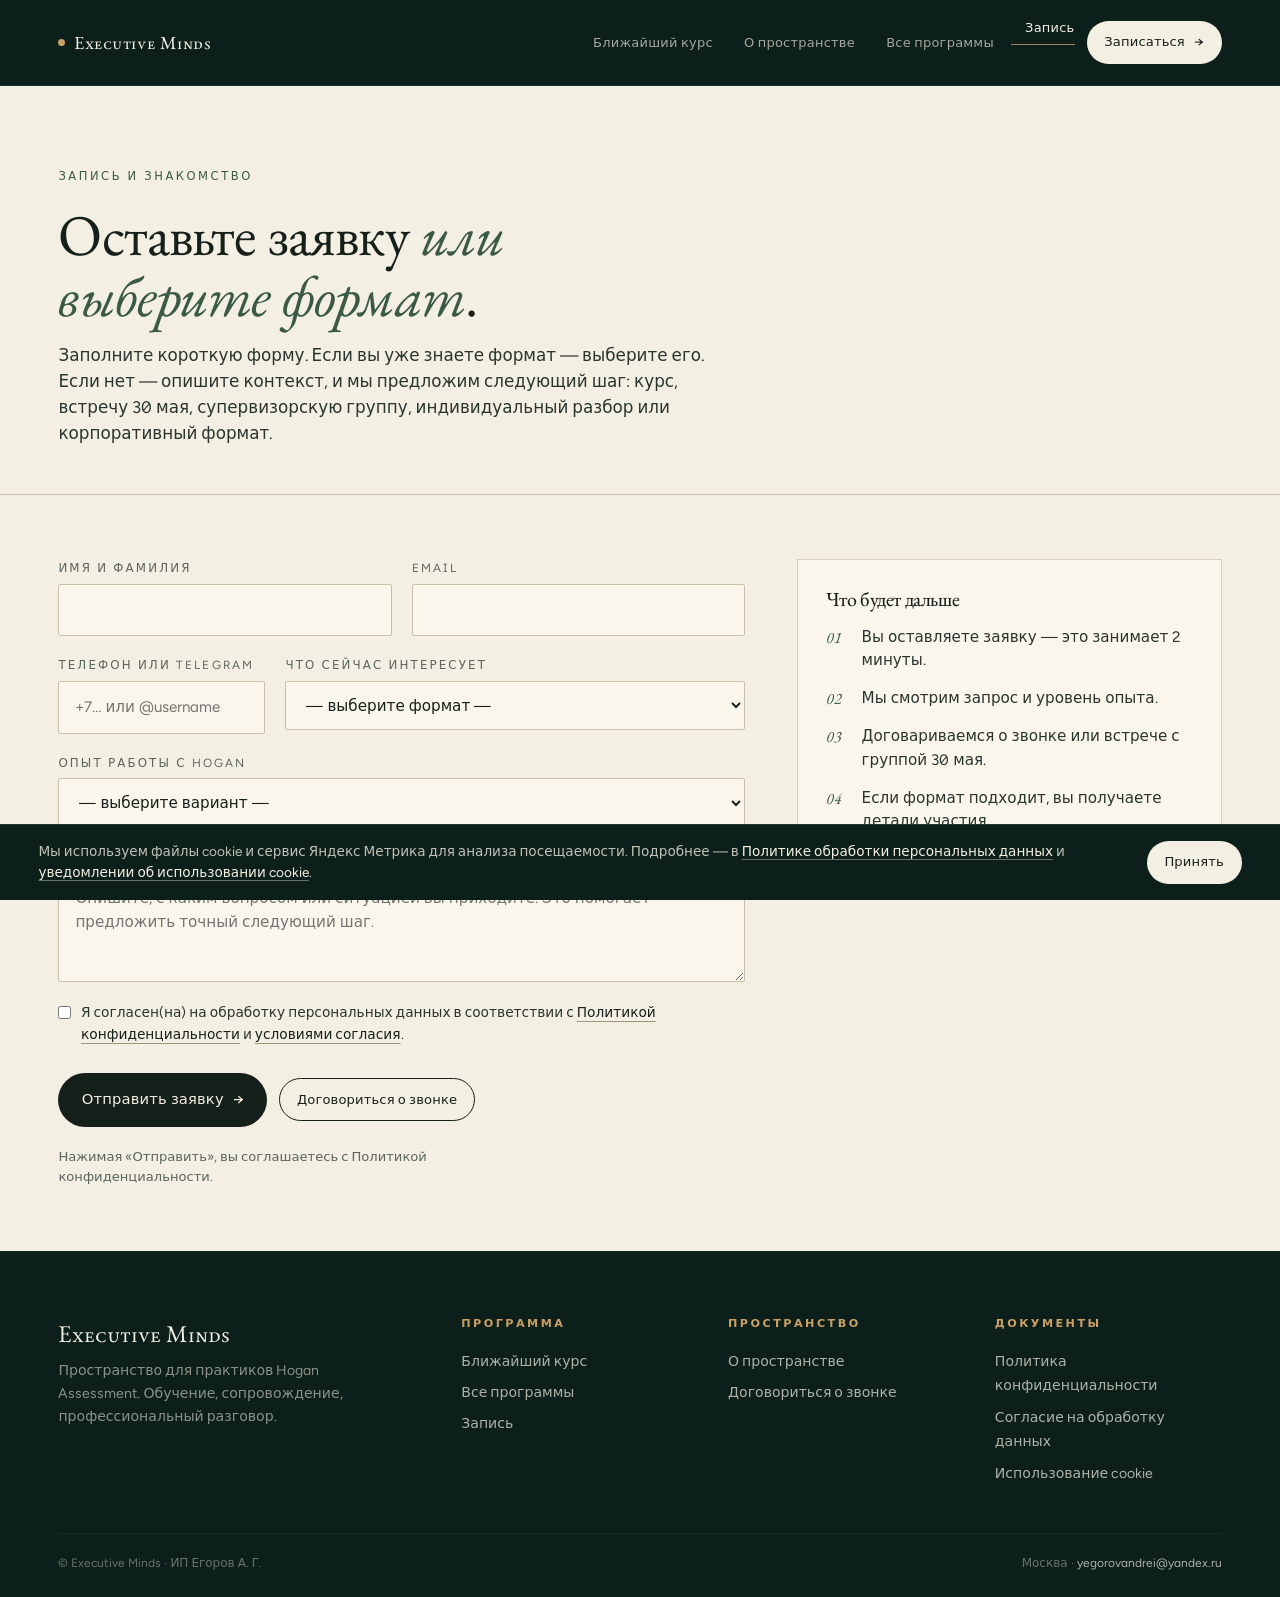
<file: signup.html>
<!DOCTYPE html>
<html lang="ru">
<head>
<meta charset="UTF-8">
<meta name="viewport" content="width=device-width, initial-scale=1.0">
<title>Запись — Executive Minds</title>
<meta name="description" content="Оставьте заявку на курс Глубинной интерпретации профилей Hogan, встречу-знакомство 30 мая или другой формат Executive Minds.">
<link rel="preconnect" href="https://fonts.googleapis.com">
<link rel="preconnect" href="https://fonts.gstatic.com" crossorigin>
<link href="https://fonts.googleapis.com/css2?family=EB+Garamond:ital,wght@0,400;0,500;0,600;1,400;1,500&family=Figtree:wght@400;500;600&display=swap" rel="stylesheet">
<link rel="stylesheet" href="assets/css/site.css">
<link rel="icon" href="data:image/svg+xml,%3Csvg xmlns='http://www.w3.org/2000/svg' viewBox='0 0 32 32'%3E%3Crect width='32' height='32' fill='%230C1F1A'/%3E%3Ctext x='50%25' y='62%25' text-anchor='middle' font-family='Georgia' fill='%23C9A065' font-size='22'%3EE%3C/text%3E%3C/svg%3E">
<style>
  .signup-hero { background: var(--cream); padding: clamp(3rem, 6vw, 5rem) 0 clamp(2rem, 4vw, 3rem); border-bottom: 1px solid var(--line); }
  .signup-hero h1 { font-size: clamp(2.2rem, 4.5vw, 3.6rem); font-weight: 380; line-height: 1.06; letter-spacing: -0.015em; margin-bottom: 1rem; max-width: 22ch; }
  .signup-hero h1 em { font-style: italic; color: var(--moss); font-weight: 380; }
  .signup-hero p.lead { font-size: 1.05rem; max-width: 60ch; }

  .signup-body { padding: clamp(2.5rem, 5vw, 4rem) 0; }
  .form-grid { display: grid; grid-template-columns: 1.5fr 1fr; gap: clamp(2rem, 4vw, 4rem); align-items: start; }
  @media (max-width: 900px) { .form-grid { grid-template-columns: 1fr; } }

  .form { display: flex; flex-direction: column; gap: 1.25rem; }
  .form-row { display: grid; grid-template-columns: 1fr 1fr; gap: 1.25rem; }
  @media (max-width: 600px) { .form-row { grid-template-columns: 1fr; } }
  .form-submit { display: flex; gap: 0.75rem; align-items: center; flex-wrap: wrap; padding-top: 0.5rem; }
  .form-note { font-size: 0.82rem; color: var(--ink-mute); max-width: 50ch; line-height: 1.55; }

  /* Sidebar */
  .side-box { background: var(--paper); border: 1px solid var(--line-soft); padding: 1.75rem; }
  .side-box h3 { font-family: var(--serif); font-size: 1.25rem; font-weight: 440; margin-bottom: 1rem; }
  .step-list { list-style: none; counter-reset: s; display: flex; flex-direction: column; gap: 0.9rem; }
  .step-list li { counter-increment: s; position: relative; padding-left: 2.25rem; font-size: 0.95rem; color: var(--ink-soft); line-height: 1.55; }
  .step-list li::before {
    content: counter(s, decimal-leading-zero);
    position: absolute; left: 0; top: 0;
    font-family: var(--serif); font-style: italic; color: var(--moss); font-size: 1rem;
  }

  .context-card { background: var(--forest); color: var(--cream); padding: 1.6rem 1.75rem; margin-top: 1.25rem; }
  .context-card h4 { color: var(--cream); font-family: var(--serif); font-weight: 440; font-size: 1.1rem; margin-bottom: 0.5rem; }
  .context-card p { color: rgba(244,239,227,0.78); font-size: 0.9rem; line-height: 1.55; }
  .context-card .lab { font-size: 0.7rem; letter-spacing: 0.22em; text-transform: uppercase; color: var(--amber-soft); margin-bottom: 0.6rem; }

  /* Success */
  .form-success {
    display: none;
    background: var(--paper);
    border: 1px solid var(--line);
    border-left: 3px solid var(--moss);
    padding: 1.75rem 1.85rem;
  }
  .form-success.is-visible { display: block; }
  .form-success h3 { font-family: var(--serif); font-size: 1.3rem; font-weight: 440; margin-bottom: 0.5rem; }
  .form-success p { color: var(--ink-soft); font-size: 0.95rem; }
</style>
</head>
<body>

<nav class="nav" aria-label="Главная навигация">
  <div class="nav-inner">
    <a href="index.html" class="nav-brand"><span class="dot" aria-hidden="true"></span>Executive Minds</a>
    <ul class="nav-list" id="navList">
      <li><a href="index.html">Ближайший курс</a></li>
      <li><a href="space.html">О пространстве</a></li>
      <li><a href="programs.html">Все программы</a></li>
      <li><a href="signup.html" class="is-active">Запись</a></li>
      <li class="nav-cta"><a href="signup.html" class="btn btn--sm btn--cream">Записаться <span class="arr">→</span></a></li>
    </ul>
    <button class="nav-toggle" id="navToggle" aria-label="Открыть меню" aria-expanded="false"><span></span><span></span><span></span></button>
  </div>
</nav>

<section class="signup-hero">
  <div class="wrap">
    <span class="eyebrow">Запись и знакомство</span>
    <h1 style="margin-top:1rem;">Оставьте заявку <em>или выберите формат</em>.</h1>
    <p class="lead">Заполните короткую форму. Если вы уже знаете формат — выберите его. Если нет — опишите контекст, и мы предложим следующий шаг: курс, встречу 30 мая, супервизорскую группу, индивидуальный разбор или корпоративный формат.</p>
  </div>
</section>

<section class="signup-body">
  <div class="wrap">
    <div class="form-grid">
      <div>
        <form class="form" id="signupForm" novalidate>
          <div class="form-row">
            <div class="field">
              <label for="name">Имя и фамилия</label>
              <input type="text" id="name" name="name" required autocomplete="name">
            </div>
            <div class="field">
              <label for="email">Email</label>
              <input type="email" id="email" name="email" required autocomplete="email">
            </div>
          </div>

          <div class="form-row">
            <div class="field">
              <label for="contact">Телефон или Telegram</label>
              <input type="text" id="contact" name="contact" placeholder="+7… или @username" autocomplete="tel">
            </div>
            <div class="field">
              <label for="format">Что сейчас интересует</label>
              <select id="format" name="format">
                <option value="">— выберите формат —</option>
                <option value="znakomstvo-30-05">Встреча-знакомство 30 мая</option>
                <option value="course">Курс «Глубинная интерпретация профилей Hogan»</option>
                <option value="supervision">Супервизорская группа</option>
                <option value="individual">Индивидуальная консультация</option>
                <option value="corporate">Корпоративное обучение</option>
                <option value="picker">Помогите подобрать формат</option>
              </select>
            </div>
          </div>

          <div class="field">
            <label for="experience">Опыт работы с Hogan</label>
            <select id="experience" name="experience">
              <option value="">— выберите вариант —</option>
              <option>Только что сертифицирован(а)</option>
              <option>1–3 года практики</option>
              <option>3–7 лет практики</option>
              <option>7+ лет практики</option>
              <option>Без сертификации, но работаю с инструментом</option>
            </select>
          </div>

          <div class="field">
            <label for="request">Запрос — кратко</label>
            <textarea id="request" name="request" placeholder="Опишите, с каким вопросом или ситуацией вы приходите. Это помогает предложить точный следующий шаг."></textarea>
          </div>

          <label class="checkbox-row">
            <input type="checkbox" id="consent" name="consent" required>
            <span>Я согласен(на) на обработку персональных данных в соответствии с
              <a href="privacy.html" class="inline-link">Политикой конфиденциальности</a> и
              <a href="consent.html" class="inline-link">условиями согласия</a>.
            </span>
          </label>

          <div class="form-submit">
            <button type="submit" class="btn btn--primary">Отправить заявку <span class="arr">→</span></button>
            <a href="signup.html?context=call" class="btn btn--outline btn--sm">Договориться о звонке</a>
          </div>
          <p class="form-note">Нажимая «Отправить», вы соглашаетесь с Политикой конфиденциальности.</p>
        </form>

        <div class="form-success" id="formSuccess" role="status" aria-live="polite">
          <h3>Заявка принята.</h3>
          <p>Мы свяжемся в течение 1–2 рабочих дней — на встречу-знакомство 30 мая или для короткого разговора.</p>
        </div>
      </div>

      <aside>
        <div class="side-box">
          <h3>Что будет дальше</h3>
          <ol class="step-list">
            <li>Вы оставляете заявку — это занимает 2 минуты.</li>
            <li>Мы смотрим запрос и уровень опыта.</li>
            <li>Договариваемся о звонке или встрече с группой 30 мая.</li>
            <li>Если формат подходит, вы получаете детали участия.</li>
          </ol>
        </div>

        <div class="context-card" id="contextCard" hidden>
          <div class="lab" id="ctxLab">Контекст</div>
          <h4 id="ctxTitle"></h4>
          <p id="ctxText"></p>
        </div>
      </aside>
    </div>
  </div>
</section>

<!-- FOOTER -->
<footer class="footer">
  <div class="wrap">
    <div class="footer-grid">
      <div>
        <div class="footer-brand">Executive Minds</div>
        <p class="footer-tag">Пространство для практиков Hogan Assessment. Обучение, сопровождение, профессиональный разговор.</p>
      </div>
      <div class="footer-col"><h5>Программа</h5><ul><li><a href="index.html">Ближайший курс</a></li><li><a href="programs.html">Все программы</a></li><li><a href="signup.html">Запись</a></li></ul></div>
      <div class="footer-col"><h5>Пространство</h5><ul><li><a href="space.html">О пространстве</a></li><li><a href="signup.html?context=call">Договориться о звонке</a></li></ul></div>
      <div class="footer-col"><h5>Документы</h5><ul><li><a href="privacy.html">Политика конфиденциальности</a></li><li><a href="consent.html">Согласие на обработку данных</a></li><li><a href="cookies.html">Использование cookie</a></li></ul></div>
    </div>
    <div class="footer-base">
      <span>© Executive Minds · ИП Егоров А. Г.</span>
      <span>Москва · <a href="mailto:yegorovandrei@yandex.ru">yegorovandrei@yandex.ru</a></span>
    </div>
  </div>
</footer>

<div class="cookie" id="cookieBanner" role="dialog" aria-label="Уведомление об использовании cookie">
  <div class="cookie-inner">
    <p class="cookie-text">Мы используем файлы cookie и сервис Яндекс Метрика для анализа посещаемости. Подробнее — в <a href="privacy.html">Политике обработки персональных данных</a> и <a href="cookies.html">уведомлении об использовании cookie</a>.</p>
    <div class="cookie-actions"><button id="cookieAccept" class="btn btn--cream btn--sm">Принять</button></div>
  </div>
</div>

<script src="assets/js/site.js" defer></script>
<script>
  // Context prefill: ?context=znakomstvo-30-05, ?context=call, ?context=picker, etc.
  (function () {
    var ctxMap = {
      'znakomstvo-30-05': { title: 'Встреча-знакомство 30 мая', text: 'Вы пришли со страницы курса. Встреча — это возможность увидеть формат, услышать ведущего и понять, подходит ли программа сейчас. Встреча ни к чему не обязывает.' },
      'course':          { title: 'Глубинная интерпретация профилей Hogan', text: 'Курс из 5 суббот, малая группа, старт 13 или 20 июня. Перед стартом — встреча-знакомство 30 мая.' },
      'supervision':     { title: 'Супервизорская группа', text: 'Регулярный формат для опытных практиков. После заявки — короткий разговор для уточнения уровня и запроса.' },
      'individual':      { title: 'Индивидуальная консультация', text: 'Разбор одного профиля. После заявки уточним условия и дату.' },
      'corporate':       { title: 'Корпоративное обучение', text: 'Программа собирается под задачу организации. После заявки назначим установочный звонок.' },
      'picker':          { title: 'Подбор формата', text: 'Вы выбираете формат. Опишите запрос — мы предложим следующий шаг: курс, встречу, супервизию или индивидуальный разбор.' },
      'call':            { title: 'Короткий звонок', text: 'Короткий разговор с Андреем — без обязательств. Удобно, когда нужно сверить ожидания до заявки.' },
      'workshop':        { title: 'Корпоративный воркшоп', text: 'Формат собирается под команду консультантов. После заявки — установочная встреча.' }
    };
    var params = new URLSearchParams(location.search);
    var ctx = params.get('context');
    if (ctx && ctxMap[ctx]) {
      document.getElementById('ctxTitle').textContent = ctxMap[ctx].title;
      document.getElementById('ctxText').textContent  = ctxMap[ctx].text;
      document.getElementById('contextCard').hidden = false;
      var sel = document.getElementById('format');
      if (sel) {
        var optMap = { 'znakomstvo-30-05':'znakomstvo-30-05','course':'course','supervision':'supervision','individual':'individual','corporate':'corporate','picker':'picker','workshop':'corporate','call':'picker' };
        if (optMap[ctx]) sel.value = optMap[ctx];
      }
    }
    var form = document.getElementById('signupForm');
    form.addEventListener('submit', function (e) {
      e.preventDefault();
      if (!form.checkValidity()) {
        form.reportValidity();
        return;
      }
      var btn = form.querySelector('[type=submit]');
      btn.disabled = true;
      btn.textContent = 'Отправляем…';
      /* ⚠️ FORMSPREE: зарегистрируйтесь на formspree.io, создайте форму и замените REPLACE_WITH_YOUR_FORMSPREE_ID */
      fetch('https://formspree.io/f/REPLACE_WITH_YOUR_FORMSPREE_ID', {
        method: 'POST',
        body: new FormData(form),
        headers: { Accept: 'application/json' }
      }).then(function(r) {
        if (r.ok) {
          form.style.display = 'none';
          document.getElementById('formSuccess').classList.add('is-visible');
          window.scrollTo({ top: form.offsetTop - 80, behavior: 'smooth' });
        } else {
          btn.disabled = false;
          btn.innerHTML = 'Отправить заявку <span class="arr">→</span>';
          alert('Ошибка отправки. Попробуйте позже или напишите напрямую.');
        }
      }).catch(function() {
        btn.disabled = false;
        btn.innerHTML = 'Отправить заявку <span class="arr">→</span>';
        alert('Ошибка отправки. Попробуйте позже или напишите напрямую.');
      });
    });
  })();
</script></body>
</html>
</file>
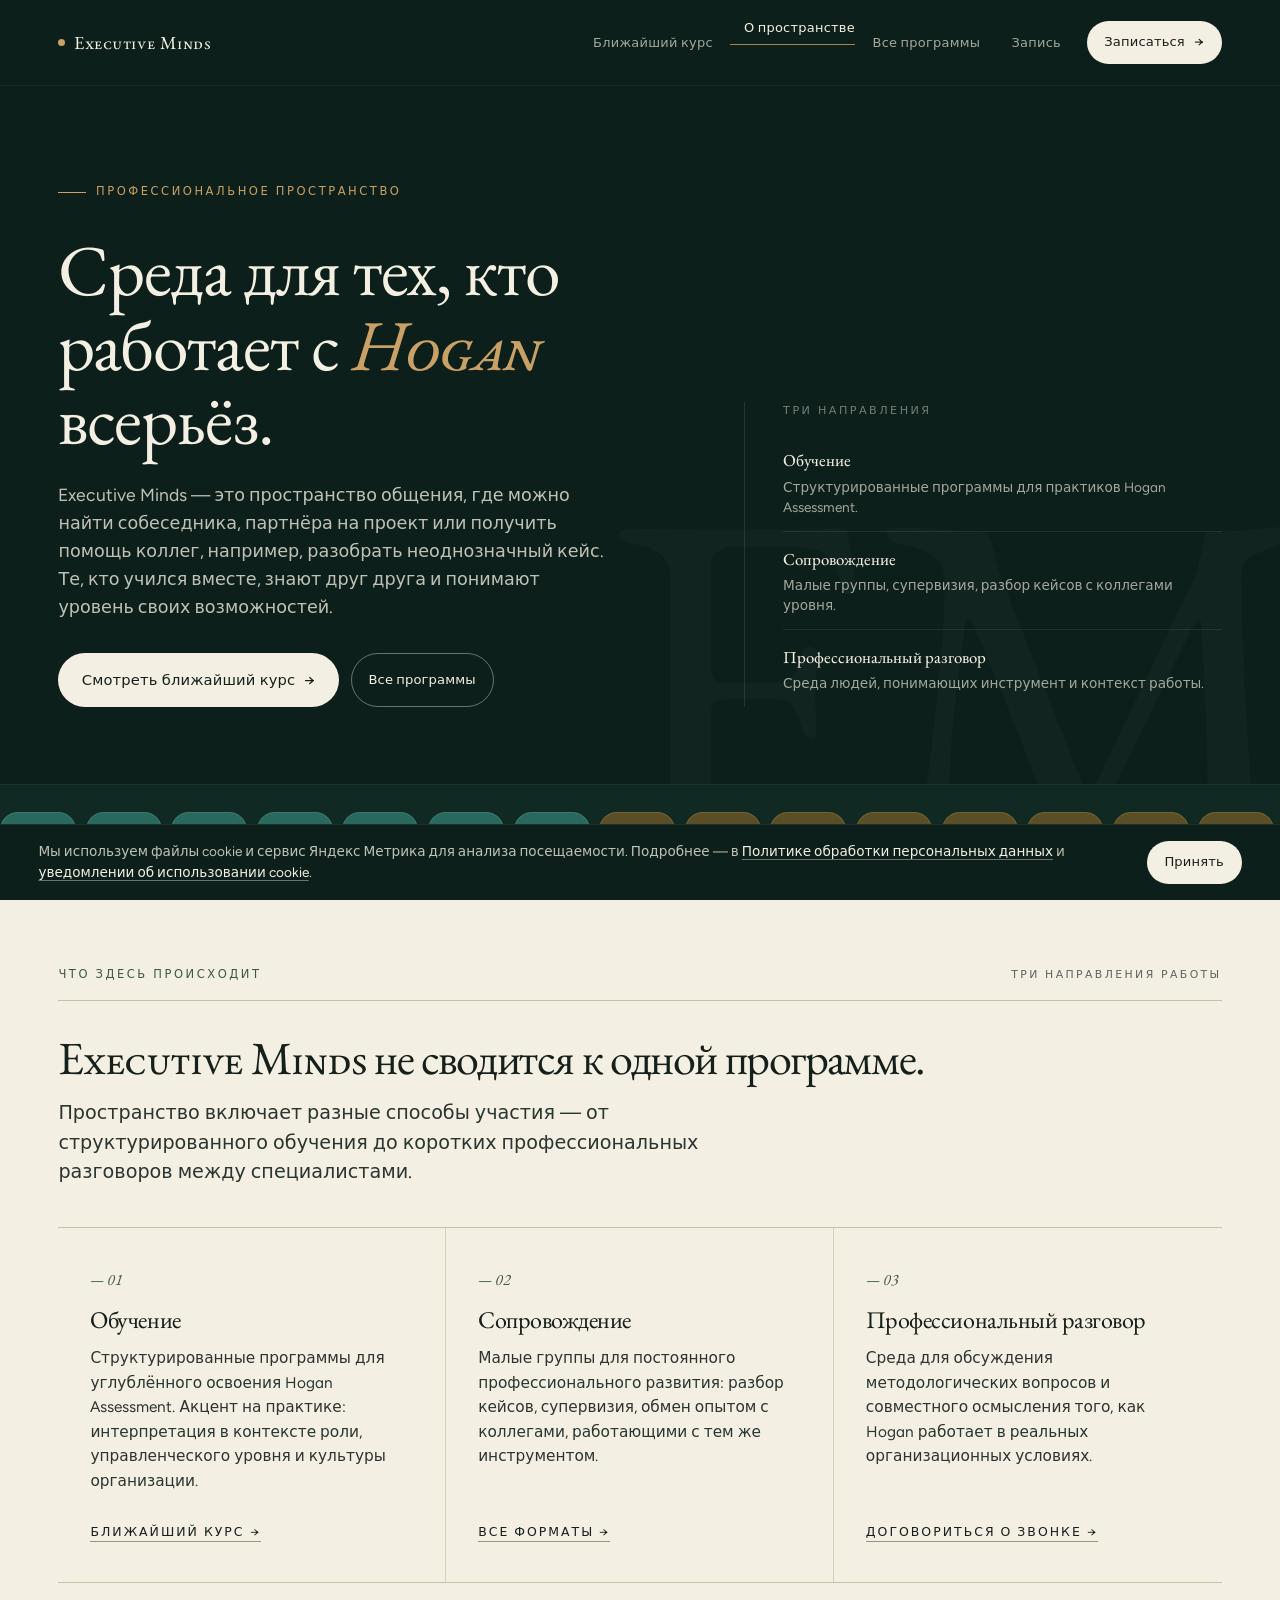
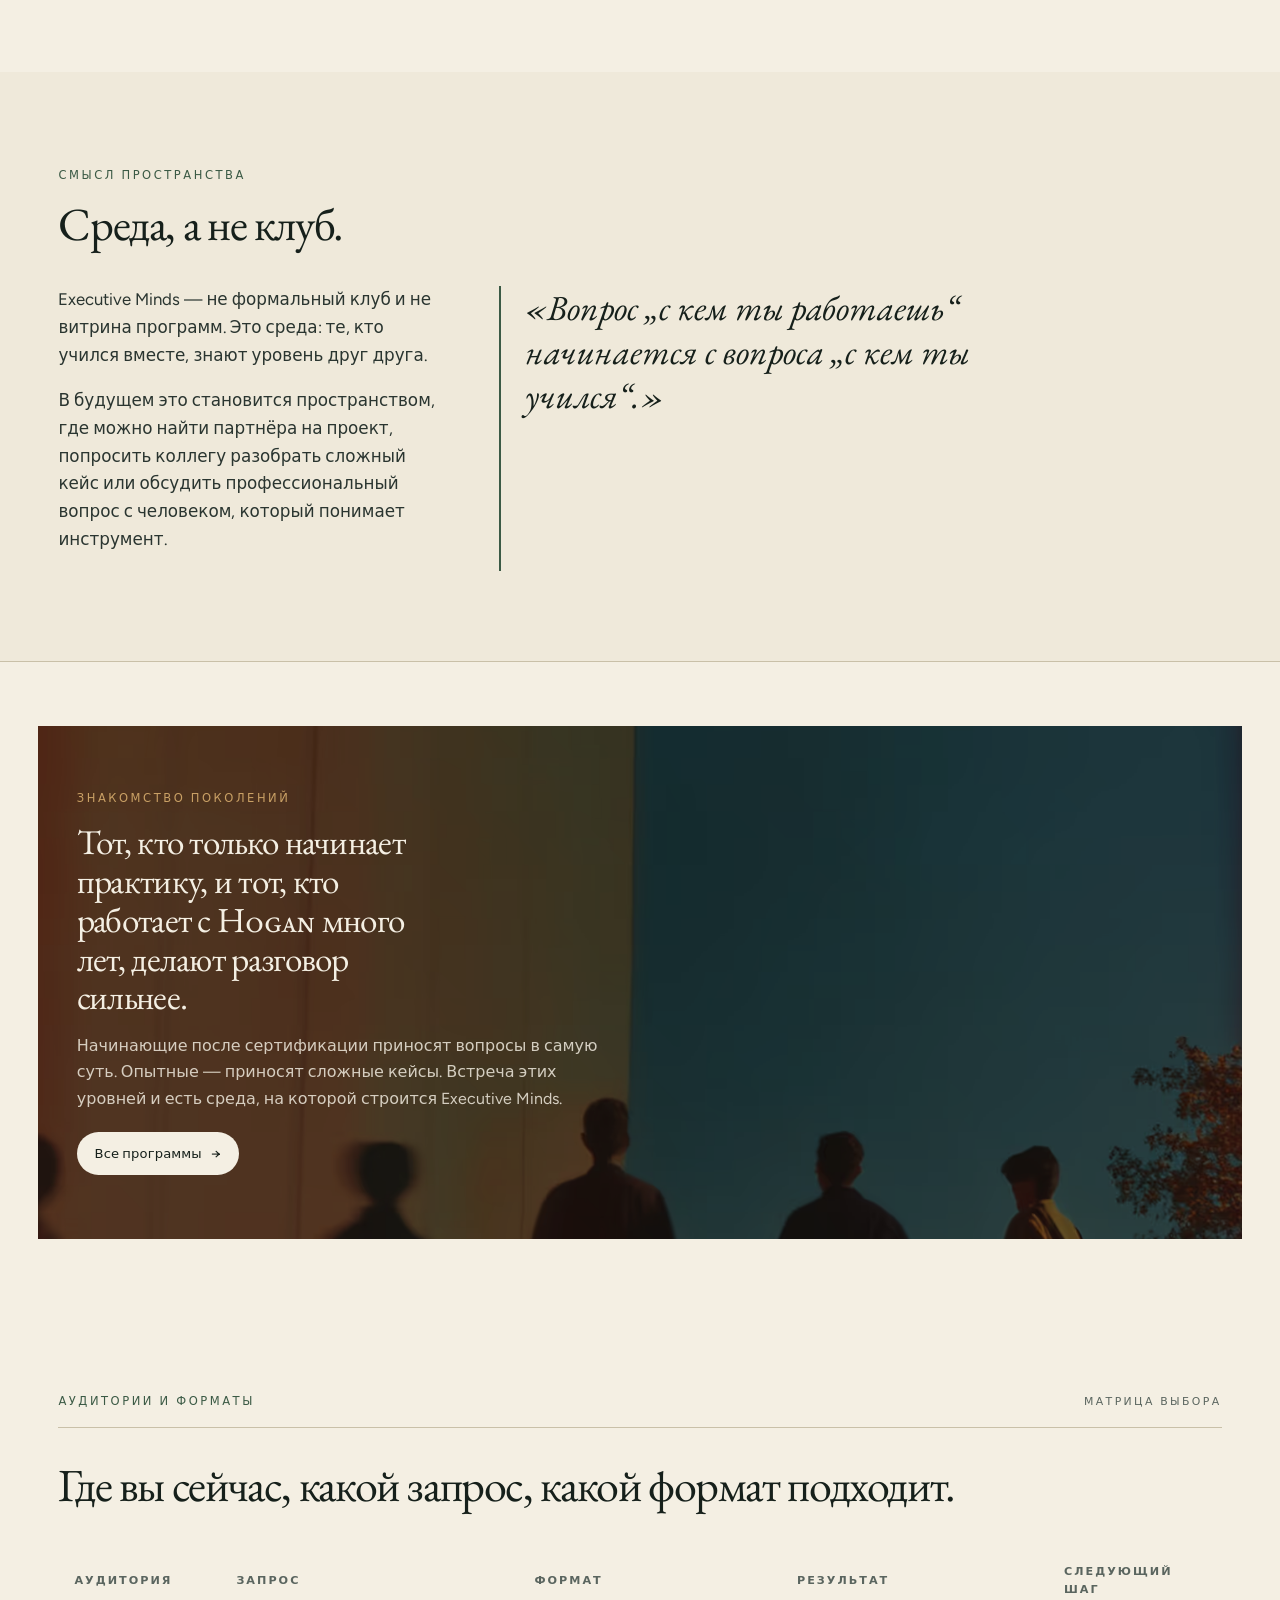
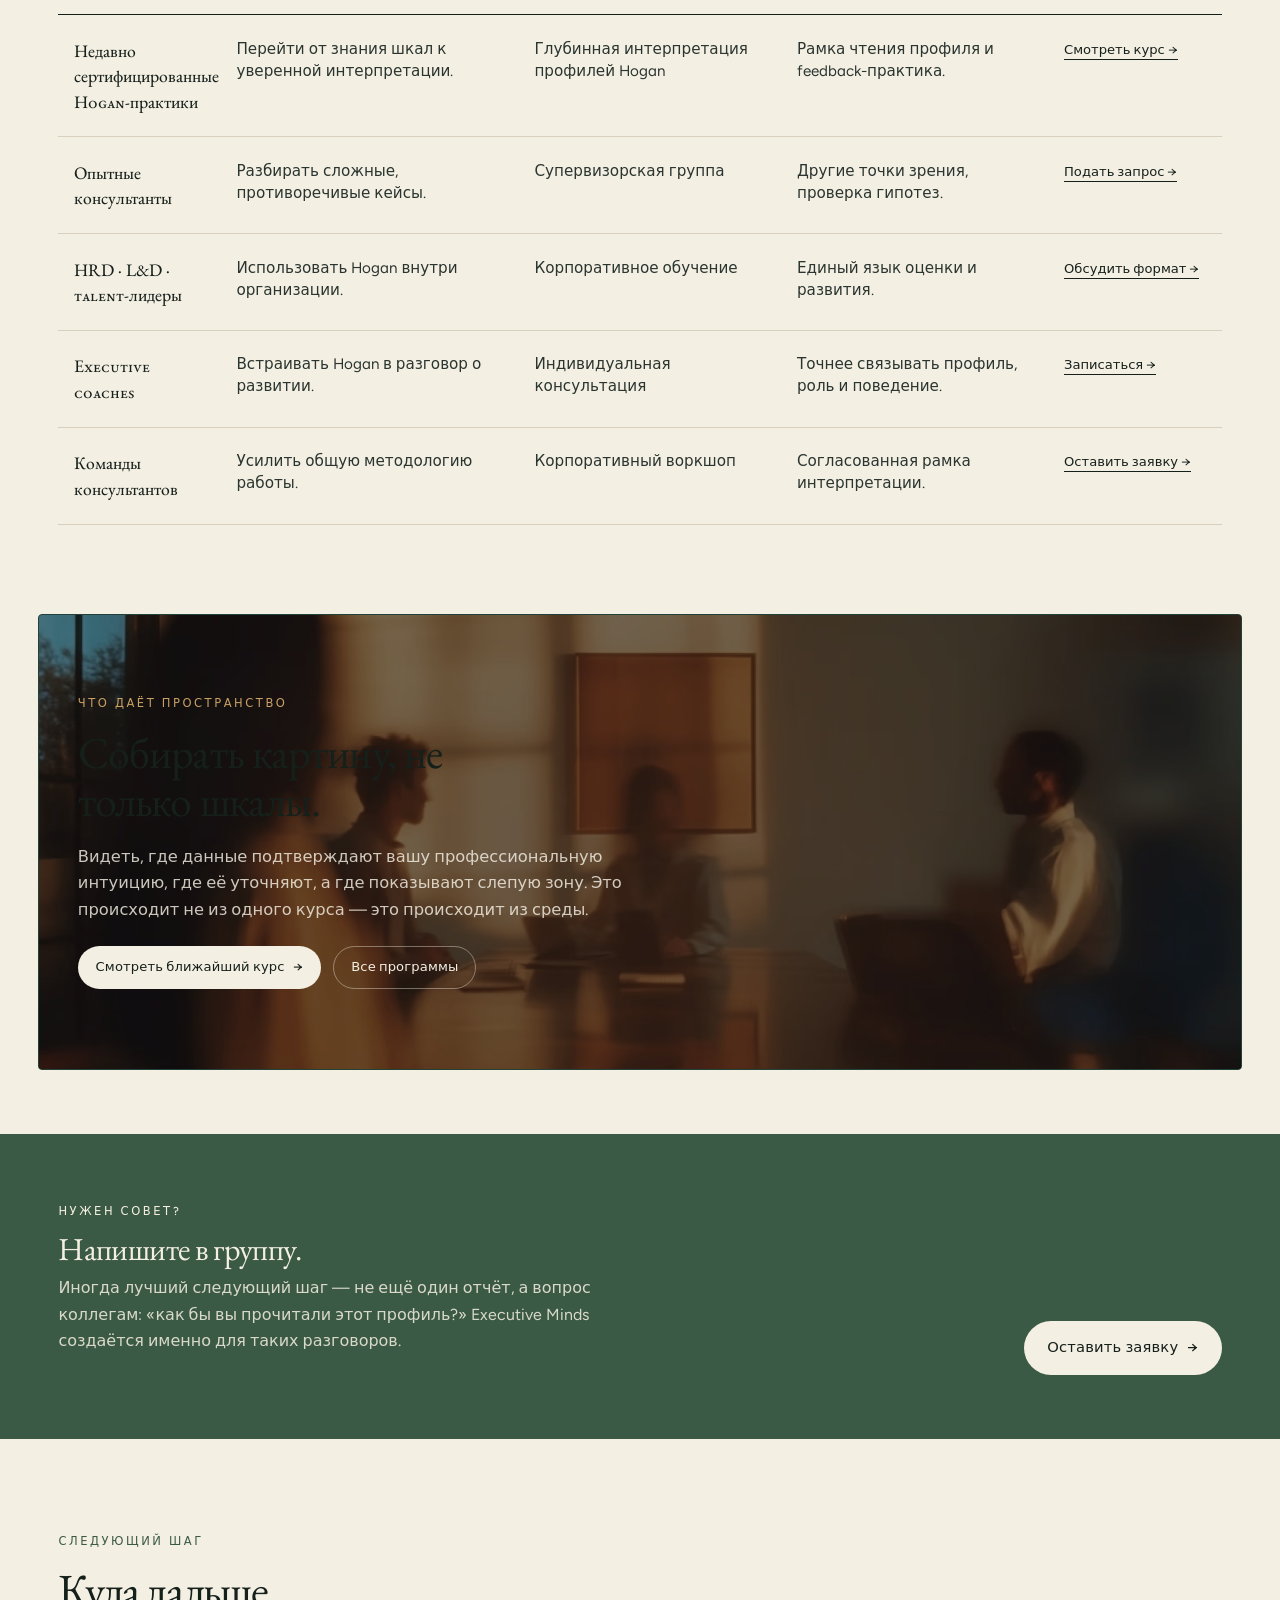
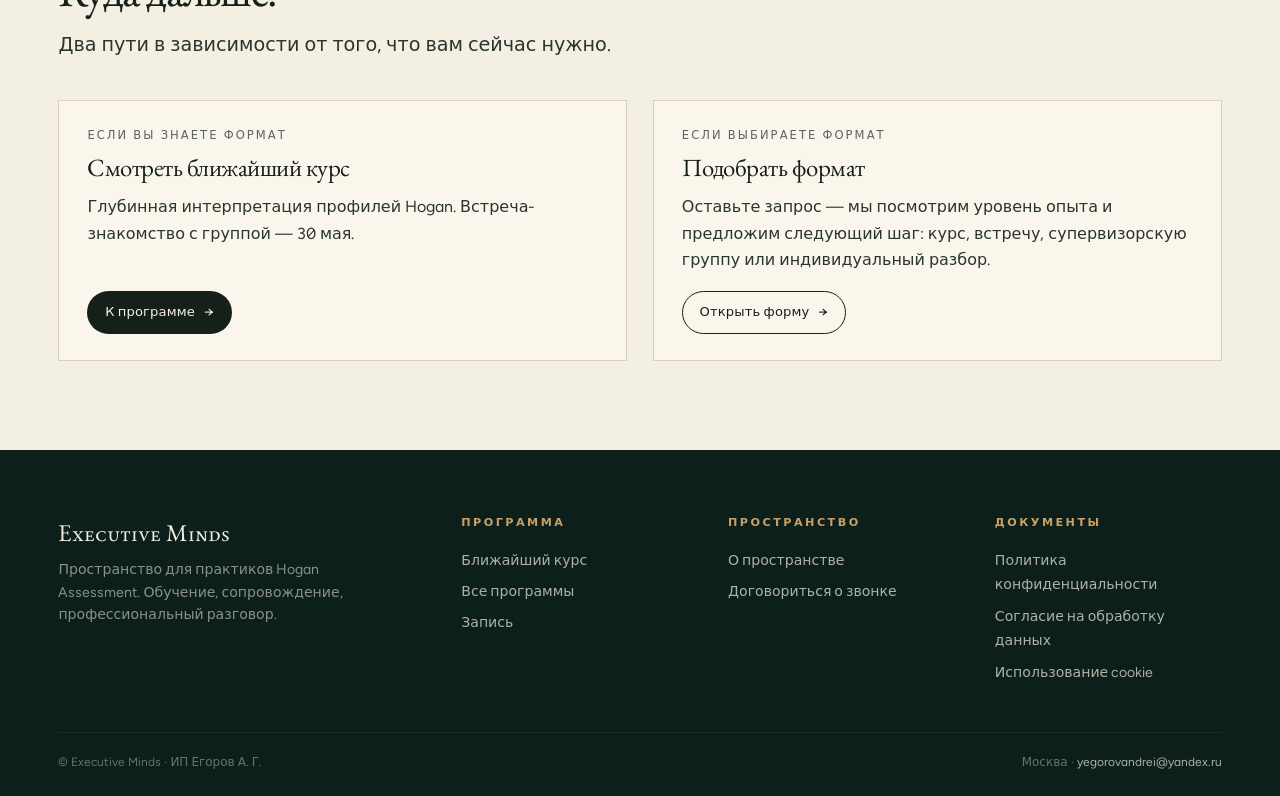
<file: space.html>
<!DOCTYPE html>
<html lang="ru">
<head>
<meta charset="UTF-8">
<meta name="viewport" content="width=device-width, initial-scale=1.0">
<title>О пространстве — Executive Minds</title>
<meta name="description" content="Executive Minds — пространство для практиков Hogan Assessment. Среда, в которой люди знают уровень друг друга и могут вести профессиональный разговор.">
<link rel="preconnect" href="https://fonts.googleapis.com">
<link rel="preconnect" href="https://fonts.gstatic.com" crossorigin>
<link href="https://fonts.googleapis.com/css2?family=EB+Garamond:ital,wght@0,400;0,500;0,600;1,400;1,500&family=Figtree:wght@400;500;600&display=swap" rel="stylesheet">
<link rel="stylesheet" href="assets/css/site.css">
<link rel="icon" href="data:image/svg+xml,%3Csvg xmlns='http://www.w3.org/2000/svg' viewBox='0 0 32 32'%3E%3Crect width='32' height='32' fill='%230C1F1A'/%3E%3Ctext x='50%25' y='62%25' text-anchor='middle' font-family='Georgia' fill='%23C9A065' font-size='22'%3EE%3C/text%3E%3C/svg%3E">
<style>
  /* --- Space hero: editorial typographic, not computer imagery --- */
  .space-hero {
    background: var(--forest);
    color: var(--cream);
    padding: clamp(3.5rem, 7vw, 6.5rem) 0 clamp(3rem, 6vw, 5rem);
    position: relative;
    overflow: hidden;
  }
  .space-hero .sh-grid {
    max-width: var(--maxw); margin: 0 auto; padding: 0 var(--pad);
    display: grid; grid-template-columns: 1.3fr 1fr;
    gap: clamp(2rem, 5vw, 5rem); align-items: end;
  }
  .space-hero .sh-eyebrow {
    font-family: var(--sans); font-size: 0.72rem; letter-spacing: 0.22em; text-transform: uppercase;
    color: var(--amber-soft); margin-bottom: 2rem; display: inline-flex; gap: 0.6rem; align-items: center;
  }
  .space-hero .sh-eyebrow::before { content:''; width: 28px; height: 1px; background: var(--amber-soft); display: inline-block; }
  .space-hero h1 {
    font-family: var(--serif);
    font-size: clamp(2.4rem, 5.6vw, 4.6rem);
    line-height: 1.04;
    font-weight: 360;
    color: var(--cream);
    letter-spacing: -0.015em;
    margin-bottom: 1.5rem;
  }
  .space-hero h1 em { font-style: italic; color: var(--amber-soft); font-weight: 380; }
  .space-hero h1 .underline { display: inline-block; padding-bottom: 0.15em; box-shadow: inset 0 -2px 0 var(--amber); }
  .space-hero .sh-sub {
    font-size: 1.1rem; line-height: 1.6; max-width: 50ch;
    color: rgba(244,239,227,0.78); margin-bottom: 2rem;
  }
  .space-hero .sh-cta { display: flex; gap: 0.75rem; flex-wrap: wrap; }
  .space-hero .sh-side {
    border-left: 1px solid rgba(255,255,255,0.1);
    padding-left: clamp(1.5rem, 3vw, 2.5rem);
  }
  .space-hero .sh-side .lab { font-size: 0.7rem; letter-spacing: 0.22em; text-transform: uppercase; color: rgba(244,239,227,0.45); margin-bottom: 0.9rem; }
  .space-hero .sh-side ul { list-style: none; display: flex; flex-direction: column; gap: 0; }
  .space-hero .sh-side ul li { padding: 0.85rem 0; border-bottom: 1px solid rgba(255,255,255,0.08); }
  .space-hero .sh-side ul li:last-child { border-bottom: 0; }
  .space-hero .sh-side ul li strong { display:block; font-family: var(--serif); font-weight: 440; font-size: 1.05rem; color: var(--cream); margin-bottom: 0.2rem; }
  .space-hero .sh-side ul li span { font-size: 0.85rem; color: rgba(244,239,227,0.65); line-height: 1.5; display: block; }

  /* Typographic mark — large editorial monogram in background */
  .space-hero::before {
    content: 'EM';
    position: absolute;
    right: -2vw; bottom: -8vw;
    font-family: var(--serif);
    font-weight: 300;
    font-size: 40vw;
    line-height: 0.8;
    color: rgba(255,255,255,0.025);
    pointer-events: none;
    user-select: none;
    letter-spacing: -0.04em;
  }
  @media (max-width: 800px) {
    .space-hero .sh-grid { grid-template-columns: 1fr; }
    .space-hero .sh-side { border-left: 0; padding-left: 0; border-top: 1px solid rgba(255,255,255,0.1); padding-top: 1.5rem; }
  }

  /* Three directions */
  .directions { background: var(--cream); }
  .dir-grid { display: grid; grid-template-columns: repeat(3, 1fr); gap: 0; border-top: 1px solid var(--line); border-bottom: 1px solid var(--line); }
  .dir-item { padding: 2.5rem clamp(1.5rem, 2.5vw, 2.25rem); border-right: 1px solid var(--line-soft); display: flex; flex-direction: column; gap: 0.8rem; }
  .dir-item:last-child { border-right: 0; }
  .dir-item .dir-num { font-family: var(--serif); font-style: italic; font-size: 1rem; color: var(--moss); }
  .dir-item h3 { font-family: var(--serif); font-size: 1.5rem; font-weight: 420; line-height: 1.15; }
  .dir-item p { font-size: 0.96rem; color: var(--ink-soft); line-height: 1.6; }
  .dir-item .dir-link { font-family: var(--sans); font-size: 0.78rem; letter-spacing: 0.16em; text-transform: uppercase; margin-top: auto; padding-top: 1rem; }
  .dir-item .dir-link a { color: var(--ink); text-decoration: none; border-bottom: 1px solid var(--line-strong); padding-bottom: 2px; }
  .dir-item .dir-link a:hover { border-color: var(--ink); }
  @media (max-width: 900px) { .dir-grid { grid-template-columns: 1fr; } .dir-item { border-right: 0; border-bottom: 1px solid var(--line-soft); } .dir-item:last-child { border-bottom: 0; } }

  /* Quote section */
  .quote-section { background: var(--cream-soft); border-bottom: 1px solid var(--line); }
  .quote-grid { display: grid; grid-template-columns: 0.7fr 1.3fr; gap: clamp(2rem, 4vw, 4rem); }
  .quote-grid p.intro { font-size: 1.05rem; line-height: 1.65; color: var(--ink-soft); margin-bottom: 1.1rem; }
  .quote-grid blockquote {
    font-family: var(--serif);
    font-style: italic;
    font-weight: 380;
    font-size: clamp(1.6rem, 2.8vw, 2.2rem);
    line-height: 1.25;
    color: var(--ink);
    border-left: 2px solid var(--moss);
    padding-left: 1.5rem;
    max-width: 28ch;
  }
  @media (max-width: 800px) { .quote-grid { grid-template-columns: 1fr; } }

  /* Matrix table */
  .matrix {
    width: 100%; border-collapse: collapse;
    font-family: var(--sans);
  }
  .matrix thead th {
    text-align: left; font-size: 0.7rem; letter-spacing: 0.18em; text-transform: uppercase;
    color: var(--ink-mute); font-weight: 600;
    padding: 1rem 1rem; border-bottom: 1px solid var(--ink);
    background: var(--cream);
  }
  .matrix tbody td {
    padding: 1.4rem 1rem; vertical-align: top;
    border-bottom: 1px solid var(--line-soft);
    font-size: 0.95rem; color: var(--ink-soft); line-height: 1.45;
  }
  .matrix tbody td.audience { font-family: var(--serif); font-size: 1.1rem; color: var(--ink); font-weight: 440; max-width: 18ch; }
  .matrix tbody td.cta a { font-family: var(--sans); font-size: 0.82rem; color: var(--ink); border-bottom: 1px solid var(--ink); padding-bottom: 2px; text-decoration: none; white-space: nowrap; }
  .matrix tbody td.cta a:hover { color: var(--moss); border-color: var(--moss); }
  .matrix tbody tr:hover td { background: var(--cream-soft); }
  @media (max-width: 800px) {
    .matrix, .matrix tbody, .matrix tr, .matrix td, .matrix thead, .matrix th { display: block; }
    .matrix thead { display: none; }
    .matrix tbody tr { border: 1px solid var(--line); margin-bottom: 1rem; padding: 0.5rem 0; }
    .matrix tbody td { border: 0; padding: 0.5rem 1.25rem; }
    .matrix tbody td::before { content: attr(data-label) ': '; font-size: 0.7rem; letter-spacing: 0.18em; text-transform: uppercase; color: var(--ink-mute); display: block; margin-bottom: 0.25rem; }
  }

  /* Green strip — "other formats" */
  .green-strip {
    background: var(--moss);
    color: var(--cream);
    padding: clamp(2.5rem, 5vw, 4rem) 0;
  }
  .green-strip h3 { color: var(--cream); font-family: var(--serif); font-size: clamp(1.5rem, 2.6vw, 2rem); font-weight: 380; margin-bottom: 0.5rem; }
  .green-strip p { color: rgba(244,239,227,0.85); max-width: 56ch; margin-bottom: 1.25rem; }
  .green-strip .row { display: flex; justify-content: space-between; align-items: end; gap: 2rem; flex-wrap: wrap; }
  .green-strip .row .cta { display: flex; gap: 0.75rem; flex-wrap: wrap; }

  /* People-strip atmospheric */
  .atmos {
    position: relative;
    min-height: 280px;
    padding: clamp(2rem, 5vw, 4rem) var(--pad);
    background: var(--forest-2);
    color: var(--cream);
    overflow: hidden;
  }
  .atmos .a-bg { position: absolute; inset: 0; background-size: cover; background-position: center; filter: brightness(0.58) saturate(0.85); z-index: 0; }
  .atmos .a-inner { position: relative; z-index: 1; max-width: var(--maxw); margin: 0 auto; }
  .atmos h3 { font-family: var(--serif); font-size: clamp(1.6rem, 2.8vw, 2.2rem); color: var(--cream); font-weight: 380; max-width: 22ch; margin-bottom: 1rem; }
  .atmos p { color: rgba(244,239,227,0.82); max-width: 54ch; margin-bottom: 1.25rem; }
</style>
</head>
<body>

<nav class="nav" aria-label="Главная навигация">
  <div class="nav-inner">
    <a href="index.html" class="nav-brand"><span class="dot" aria-hidden="true"></span>Executive Minds</a>
    <ul class="nav-list" id="navList">
      <li><a href="index.html">Ближайший курс</a></li>
      <li><a href="space.html" class="is-active">О пространстве</a></li>
      <li><a href="programs.html">Все программы</a></li>
      <li><a href="signup.html">Запись</a></li>
      <li class="nav-cta"><a href="signup.html" class="btn btn--sm btn--cream">Записаться <span class="arr">→</span></a></li>
    </ul>
    <button class="nav-toggle" id="navToggle" aria-label="Открыть меню" aria-expanded="false"><span></span><span></span><span></span></button>
  </div>
</nav>

<!-- =================== SPACE HERO — typographic, no computer imagery =================== -->
<section class="space-hero" aria-label="Hero пространства Executive Minds">
  <div class="sh-grid">
    <div>
      <div class="sh-eyebrow">Профессиональное пространство</div>
      <h1>Среда для тех, кто работает с&nbsp;<em>Hogan</em> всерьёз.</h1>
      <p class="sh-sub">
        Executive Minds — это пространство общения, где можно найти собеседника,
        партнёра на проект или получить помощь коллег, например, разобрать
        неоднозначный кейс. Те, кто учился вместе, знают друг друга и понимают
        уровень своих возможностей.
      </p>
      <div class="sh-cta">
        <a href="index.html" class="btn btn--cream">Смотреть ближайший курс <span class="arr">→</span></a>
        <a href="programs.html" class="btn btn--outline-light btn--sm">Все программы</a>
      </div>
    </div>
    <aside class="sh-side">
      <div class="lab">Три направления</div>
      <ul>
        <li><strong>Обучение</strong><span>Структурированные программы для практиков Hogan Assessment.</span></li>
        <li><strong>Сопровождение</strong><span>Малые группы, супервизия, разбор кейсов с коллегами уровня.</span></li>
        <li><strong>Профессиональный разговор</strong><span>Среда людей, понимающих инструмент и контекст работы.</span></li>
      </ul>
    </aside>
  </div>
</section>

<!-- HOGAN MARQUEE — quiet -->
<section class="hogan-marquee hogan-marquee--inline" aria-hidden="true">
  <div>
    <div class="marquee-row marquee-row--slow">
      <span class="pill pill--hpi">ADJ</span><span class="pill pill--hpi">AMB</span><span class="pill pill--hpi">SOC</span><span class="pill pill--hpi">IPS</span><span class="pill pill--hpi">PRU</span><span class="pill pill--hpi">INQ</span><span class="pill pill--hpi">LAP</span>
      <span class="pill pill--hds">EXC</span><span class="pill pill--hds">SKE</span><span class="pill pill--hds">CAU</span><span class="pill pill--hds">RES</span><span class="pill pill--hds">LEI</span><span class="pill pill--hds">BOL</span><span class="pill pill--hds">MIS</span><span class="pill pill--hds">COL</span><span class="pill pill--hds">IMG</span><span class="pill pill--hds">DIL</span><span class="pill pill--hds">DUT</span>
      <span class="pill pill--mvpi">REC</span><span class="pill pill--mvpi">POW</span><span class="pill pill--mvpi">HED</span><span class="pill pill--mvpi">ALT</span><span class="pill pill--mvpi">AFF</span><span class="pill pill--mvpi">TRA</span><span class="pill pill--mvpi">SEC</span><span class="pill pill--mvpi">COM</span><span class="pill pill--mvpi">AES</span><span class="pill pill--mvpi">SCI</span>
      <span class="pill pill--hpi">ADJ</span><span class="pill pill--hpi">AMB</span><span class="pill pill--hpi">SOC</span><span class="pill pill--hpi">IPS</span><span class="pill pill--hpi">PRU</span><span class="pill pill--hpi">INQ</span><span class="pill pill--hpi">LAP</span>
      <span class="pill pill--hds">EXC</span><span class="pill pill--hds">SKE</span><span class="pill pill--hds">CAU</span><span class="pill pill--hds">RES</span><span class="pill pill--hds">LEI</span><span class="pill pill--hds">BOL</span><span class="pill pill--hds">MIS</span><span class="pill pill--hds">COL</span><span class="pill pill--hds">IMG</span>
    </div>
  </div>
</section>

<!-- =================== THREE DIRECTIONS =================== -->
<section class="directions section">
  <div class="wrap">
    <div class="section-header">
      <div class="kicker-row">
        <span class="eyebrow">Что здесь происходит</span>
        <span class="side-label">Три направления работы</span>
      </div>
      <h2>Executive Minds не сводится к одной программе.</h2>
      <p class="lead">Пространство включает разные способы участия — от структурированного обучения до коротких профессиональных разговоров между специалистами.</p>
    </div>
  </div>
  <div class="wrap" style="margin-top: 0.5rem;">
    <div class="dir-grid">
      <div class="dir-item">
        <span class="dir-num">— 01</span>
        <h3>Обучение</h3>
        <p>Структурированные программы для углублённого освоения Hogan Assessment. Акцент на практике: интерпретация в контексте роли, управленческого уровня и культуры организации.</p>
        <div class="dir-link"><a href="index.html">Ближайший курс →</a></div>
      </div>
      <div class="dir-item">
        <span class="dir-num">— 02</span>
        <h3>Сопровождение</h3>
        <p>Малые группы для постоянного профессионального развития: разбор кейсов, супервизия, обмен опытом с коллегами, работающими с тем же инструментом.</p>
        <div class="dir-link"><a href="programs.html">Все форматы →</a></div>
      </div>
      <div class="dir-item">
        <span class="dir-num">— 03</span>
        <h3>Профессиональный разговор</h3>
        <p>Среда для обсуждения методологических вопросов и совместного осмысления того, как Hogan работает в реальных организационных условиях.</p>
        <div class="dir-link"><a href="signup.html?context=call">Договориться о звонке →</a></div>
      </div>
    </div>
  </div>
</section>

<!-- =================== QUOTE — Среда, а не клуб =================== -->
<section class="quote-section section">
  <div class="wrap">
    <div class="section-header">
      <span class="eyebrow">Смысл пространства</span>
      <h2 style="margin-top:1rem;">Среда, а не клуб.</h2>
    </div>
    <div class="quote-grid">
      <div>
        <p class="intro">
          Executive Minds — не формальный клуб и не витрина программ. Это среда: те, кто учился вместе, знают уровень друг друга.
        </p>
        <p class="intro">
          В будущем это становится пространством, где можно найти партнёра на проект,
          попросить коллегу разобрать сложный кейс или обсудить профессиональный вопрос
          с человеком, который понимает инструмент.
        </p>
      </div>
      <blockquote>«Вопрос „с кем ты работаешь“ начинается с вопроса „с кем ты учился“.»</blockquote>
    </div>
  </div>
</section>

<!-- =================== ATMOSPHERIC STRIP — people, not computer =================== -->
<section style="padding: 0 var(--pad); margin: clamp(3rem,5vw,4.5rem) 0;">
  <div style="max-width: var(--maxw); margin: 0 auto;">
    <div class="atmos">
      <div class="a-bg" style="background-image:url('assets/img/people-wall.avif');"></div>
      <div class="a-inner">
        <div class="strip-eyebrow">Знакомство поколений</div>
        <h3>Тот, кто только начинает практику, и тот, кто работает с Hogan много лет, делают разговор сильнее.</h3>
        <p>
          Начинающие после сертификации приносят вопросы в самую суть. Опытные — приносят сложные кейсы.
          Встреча этих уровней и есть среда, на которой строится Executive Minds.
        </p>
        <a href="programs.html" class="btn btn--cream btn--sm">Все программы <span class="arr">→</span></a>
      </div>
    </div>
  </div>
</section>

<!-- =================== MATRIX =================== -->
<section class="section">
  <div class="wrap">
    <div class="section-header">
      <div class="kicker-row">
        <span class="eyebrow">Аудитории и форматы</span>
        <span class="side-label">Матрица выбора</span>
      </div>
      <h2>Где вы сейчас, какой запрос, какой формат подходит.</h2>
    </div>
    <table class="matrix">
      <thead>
        <tr>
          <th>Аудитория</th>
          <th>Запрос</th>
          <th>Формат</th>
          <th>Результат</th>
          <th>Следующий шаг</th>
        </tr>
      </thead>
      <tbody>
        <tr>
          <td class="audience" data-label="Аудитория">Недавно сертифицированные Hogan-практики</td>
          <td data-label="Запрос">Перейти от знания шкал к уверенной интерпретации.</td>
          <td data-label="Формат">Глубинная интерпретация профилей Hogan</td>
          <td data-label="Результат">Рамка чтения профиля и feedback-практика.</td>
          <td class="cta" data-label="Шаг"><a href="index.html">Смотреть курс →</a></td>
        </tr>
        <tr>
          <td class="audience" data-label="Аудитория">Опытные консультанты</td>
          <td data-label="Запрос">Разбирать сложные, противоречивые кейсы.</td>
          <td data-label="Формат">Супервизорская группа</td>
          <td data-label="Результат">Другие точки зрения, проверка гипотез.</td>
          <td class="cta" data-label="Шаг"><a href="signup.html?context=supervision">Подать запрос →</a></td>
        </tr>
        <tr>
          <td class="audience" data-label="Аудитория">HRD · L&amp;D · talent-лидеры</td>
          <td data-label="Запрос">Использовать Hogan внутри организации.</td>
          <td data-label="Формат">Корпоративное обучение</td>
          <td data-label="Результат">Единый язык оценки и развития.</td>
          <td class="cta" data-label="Шаг"><a href="signup.html?context=corporate">Обсудить формат →</a></td>
        </tr>
        <tr>
          <td class="audience" data-label="Аудитория">Executive coaches</td>
          <td data-label="Запрос">Встраивать Hogan в разговор о развитии.</td>
          <td data-label="Формат">Индивидуальная консультация</td>
          <td data-label="Результат">Точнее связывать профиль, роль и поведение.</td>
          <td class="cta" data-label="Шаг"><a href="signup.html?context=individual">Записаться →</a></td>
        </tr>
        <tr>
          <td class="audience" data-label="Аудитория">Команды консультантов</td>
          <td data-label="Запрос">Усилить общую методологию работы.</td>
          <td data-label="Формат">Корпоративный воркшоп</td>
          <td data-label="Результат">Согласованная рамка интерпретации.</td>
          <td class="cta" data-label="Шаг"><a href="signup.html?context=workshop">Оставить заявку →</a></td>
        </tr>
      </tbody>
    </table>
  </div>
</section>

<!-- =================== "NEW SUPER-POWER" STRIP =================== -->
<section style="padding: 0 var(--pad);">
  <div style="max-width: var(--maxw); margin: 0 auto;">
    <div class="strip">
      <div class="strip-bg" style="background-image:url('assets/img/group-board.avif');"></div>
      <div class="strip-inner">
        <div class="strip-eyebrow">Что даёт пространство</div>
        <h3 class="strip-title">Собирать картину, не только шкалы.</h3>
        <p class="strip-text">
          Видеть, где данные подтверждают вашу профессиональную интуицию, где её уточняют,
          а где показывают слепую зону. Это происходит не из одного курса — это происходит из среды.
        </p>
        <div class="strip-cta">
          <a href="index.html" class="btn btn--cream btn--sm">Смотреть ближайший курс <span class="arr">→</span></a>
          <a href="programs.html" class="btn btn--outline-light btn--sm">Все программы</a>
        </div>
      </div>
    </div>
  </div>
</section>

<!-- =================== GREEN STRIP — chat -->
<section class="green-strip section-tight" style="margin-top: clamp(3rem,5vw,4.5rem);">
  <div class="wrap">
    <div class="row">
      <div>
        <span class="eyebrow eyebrow--on-dark" style="color: var(--cream);">Нужен совет?</span>
        <h3 style="margin-top:0.6rem;">Напишите в группу.</h3>
        <p>Иногда лучший следующий шаг — не ещё один отчёт, а вопрос коллегам: «как бы вы прочитали этот профиль?» Executive Minds создаётся именно для таких разговоров.</p>
      </div>
      <div class="cta">
        <a href="signup.html?context=call" class="btn btn--cream">Оставить заявку <span class="arr">→</span></a>
      </div>
    </div>
  </div>
</section>

<!-- =================== FINAL CTA -->
<section class="section">
  <div class="wrap">
    <div class="section-header">
      <span class="eyebrow">Следующий шаг</span>
      <h2 id="contact" style="margin-top:1rem;">Куда дальше.</h2>
      <p class="lead">Два пути в зависимости от того, что вам сейчас нужно.</p>
    </div>
    <div style="display:grid; grid-template-columns: 1fr 1fr; gap: clamp(1rem, 2vw, 2rem);">
      <div class="card">
        <span class="meta">Если вы знаете формат</span>
        <h3>Смотреть ближайший курс</h3>
        <p>Глубинная интерпретация профилей Hogan. Встреча-знакомство с группой — 30 мая.</p>
        <div style="margin-top: auto; padding-top: 0.5rem;"><a href="index.html" class="btn btn--primary btn--sm">К программе <span class="arr">→</span></a></div>
      </div>
      <div class="card">
        <span class="meta">Если выбираете формат</span>
        <h3>Подобрать формат</h3>
        <p>Оставьте запрос — мы посмотрим уровень опыта и предложим следующий шаг: курс, встречу, супервизорскую группу или индивидуальный разбор.</p>
        <div style="margin-top: auto; padding-top: 0.5rem;"><a href="signup.html" class="btn btn--outline btn--sm">Открыть форму <span class="arr">→</span></a></div>
      </div>
    </div>
    <style>@media (max-width: 700px) { .card-row-mobile { grid-template-columns: 1fr !important; } }</style>
  </div>
</section>

<!-- FOOTER -->
<footer class="footer">
  <div class="wrap">
    <div class="footer-grid">
      <div>
        <div class="footer-brand">Executive Minds</div>
        <p class="footer-tag">Пространство для практиков Hogan Assessment. Обучение, сопровождение, профессиональный разговор.</p>
      </div>
      <div class="footer-col">
        <h5>Программа</h5>
        <ul>
          <li><a href="index.html">Ближайший курс</a></li>
          <li><a href="programs.html">Все программы</a></li>
          <li><a href="signup.html">Запись</a></li>
        </ul>
      </div>
      <div class="footer-col">
        <h5>Пространство</h5>
        <ul>
          <li><a href="space.html">О пространстве</a></li>
          <li><a href="signup.html?context=call">Договориться о звонке</a></li>
        </ul>
      </div>
      <div class="footer-col">
        <h5>Документы</h5>
        <ul>
          <li><a href="privacy.html">Политика конфиденциальности</a></li>
          <li><a href="consent.html">Согласие на обработку данных</a></li>
          <li><a href="cookies.html">Использование cookie</a></li>
        </ul>
      </div>
    </div>
    <div class="footer-base">
      <span>© Executive Minds · ИП Егоров А. Г.</span>
      <span>Москва · <a href="mailto:yegorovandrei@yandex.ru">yegorovandrei@yandex.ru</a></span>
    </div>
  </div>
</footer>

<div class="cookie" id="cookieBanner" role="dialog" aria-label="Уведомление об использовании cookie">
  <div class="cookie-inner">
    <p class="cookie-text">
      Мы используем файлы cookie и сервис Яндекс Метрика для анализа посещаемости.
      Подробнее — в <a href="privacy.html">Политике обработки персональных данных</a> и
      <a href="cookies.html">уведомлении об использовании cookie</a>.
    </p>
    <div class="cookie-actions">
      <button id="cookieAccept" class="btn btn--cream btn--sm">Принять</button>
    </div>
  </div>
</div>

<script src="assets/js/site.js" defer></script></body>
</html>
</file>
<file: assets/css/site.css>
/* Executive Minds — site stylesheet
   Premium consulting/education editorial direction.
   Deep dark green/black, cream, restrained accents. */

*, *::before, *::after { box-sizing: border-box; margin: 0; padding: 0; }

:root {
  /* Surfaces */
  --cream: #F4EFE3;
  --cream-soft: #EFE9DA;
  --cream-deep: #E8E1CE;
  --paper: #FAF6EC;

  /* Ink */
  --ink: #16201B;          /* primary text — almost-black warm green */
  --ink-soft: #2A3530;
  --ink-mute: #5A655F;
  --ink-faint: #8B9089;

  /* Dark surfaces */
  --forest: #0C1F1A;       /* deepest green-black */
  --forest-2: #102923;
  --forest-3: #163530;
  --forest-line: #214239;

  /* Accents */
  --moss: #3B5A45;         /* restrained green */
  --moss-2: #4F7558;
  --amber: #B98A3A;        /* muted amber for HDS */
  --amber-soft: #C9A065;
  --olive: #7E8242;
  --teal-pill: #2E7568;    /* HPI pills */
  --teal-pill-2: #1F5B50;
  --indigo: #5A6BB1;       /* MVPI muted blue/violet */
  --indigo-2: #6F5DA8;

  /* Lines */
  --line: #C9C0A8;
  --line-soft: #D8D0BA;
  --line-strong: #9F9576;

  /* Type */
  --serif: 'EB Garamond', Garamond, Georgia, serif;
  --sans:  'Figtree', system-ui, -apple-system, 'Helvetica Neue', Arial, sans-serif;
  --mono:  'JetBrains Mono', ui-monospace, SFMono-Regular, Menlo, monospace;

  /* Container */
  --maxw: 1240px;
  --maxw-narrow: 760px;
  --pad: clamp(1.25rem, 3vw, 2.5rem);

  /* Motion */
  --ease: cubic-bezier(0.22, 1, 0.36, 1);
}

html { font-size: 16px; scroll-behavior: smooth; -webkit-text-size-adjust: 100%; scroll-padding-top: 64px; }

body {
  font-family: var(--sans);
  color: var(--ink);
  background: var(--cream);
  line-height: 1.55;
  -webkit-font-smoothing: antialiased;
  text-rendering: optimizeLegibility;
  font-feature-settings: "ss01", "ss02", "cv11";
}

img, svg, video { max-width: 100%; display: block; }
a { color: inherit; }
button { font: inherit; cursor: pointer; }

::selection { background: var(--ink); color: var(--cream); }

/* --- Layout --- */
.wrap { max-width: var(--maxw); margin: 0 auto; padding-left: var(--pad); padding-right: var(--pad); }
.wrap-narrow { max-width: var(--maxw-narrow); margin: 0 auto; padding-left: var(--pad); padding-right: var(--pad); }
.section { padding: clamp(3.5rem, 7vw, 6rem) 0; }
.section-tight { padding: clamp(2.5rem, 5vw, 4rem) 0; }

/* --- Typography --- */
.eyebrow {
  display: inline-block;
  font-family: var(--sans);
  font-size: 0.72rem;
  font-weight: 500;
  letter-spacing: 0.22em;
  text-transform: uppercase;
  color: var(--moss);
}
.eyebrow--on-dark { color: var(--amber-soft); }

h1, h2, h3, h4 { font-family: var(--serif); font-weight: 400; line-height: 1.0; letter-spacing: -0.03em; color: var(--ink); }
h1 { font-size: clamp(2.4rem, 5.8vw, 4.6rem); letter-spacing: -0.05em; line-height: 0.88; }
h2 { font-size: clamp(1.8rem, 3.6vw, 2.9rem); letter-spacing: -0.03em; line-height: 0.95; }
h3 { font-size: clamp(1.25rem, 2vw, 1.55rem); line-height: 1.1; letter-spacing: -0.02em; }
h4 { font-size: 1.05rem; line-height: 1.2; letter-spacing: -0.01em; }

p { font-size: 1rem; line-height: 1.65; color: var(--ink-soft); }
.lead { font-size: clamp(1.05rem, 1.5vw, 1.2rem); line-height: 1.55; color: var(--ink-soft); max-width: 56ch; }
.muted { color: var(--ink-mute); }
.faint { color: var(--ink-faint); }
.serif-italic { font-family: var(--serif); font-style: italic; font-weight: 400; }

a.inline-link { color: var(--ink); text-decoration: underline; text-decoration-thickness: 1px; text-underline-offset: 4px; text-decoration-color: var(--line-strong); transition: text-decoration-color .2s var(--ease); }
a.inline-link:hover { text-decoration-color: var(--ink); }

/* --- Buttons --- */
.btn {
  display: inline-flex; align-items: center; gap: 0.55rem;
  font-family: var(--sans); font-size: 0.92rem; font-weight: 500;
  letter-spacing: 0.01em;
  padding: 0.9rem 1.4rem;
  border-radius: 999px;
  border: 1px solid transparent;
  text-decoration: none;
  transition: background .2s var(--ease), color .2s var(--ease), border-color .2s var(--ease), transform .15s var(--ease);
  white-space: nowrap;
}
.btn:active { transform: translateY(1px); }
.btn .arr { display: inline-block; transition: transform .2s var(--ease); }
.btn:hover .arr { transform: translateX(3px); }

.btn--primary { background: var(--ink); color: var(--cream); }
.btn--primary:hover { background: #000; }
.btn--cream { background: var(--cream); color: var(--ink); }
.btn--cream:hover { background: #fff; }
.btn--outline { background: transparent; color: var(--ink); border-color: var(--ink); }
.btn--outline:hover { background: var(--ink); color: var(--cream); }
.btn--outline-light { background: transparent; color: var(--cream); border-color: rgba(244,239,227,0.4); }
.btn--outline-light:hover { background: var(--cream); color: var(--forest); border-color: var(--cream); }
.btn--ghost { background: transparent; color: var(--ink); }
.btn--ghost:hover { color: var(--moss); }
.btn--sm { font-size: 0.82rem; padding: 0.65rem 1.05rem; }

/* --- Global nav --- */
.nav {
  position: sticky; top: 0; z-index: 80;
  background: var(--forest);
  color: var(--cream);
  border-bottom: 1px solid rgba(255,255,255,0.05);
}
.nav-inner {
  max-width: var(--maxw); margin: 0 auto;
  padding: 0.95rem var(--pad);
  display: flex; align-items: center; justify-content: space-between; gap: 1rem;
}
.nav-brand {
  font-family: var(--serif);
  font-size: 1.15rem; font-weight: 420;
  letter-spacing: 0.03em;
  color: var(--cream);
  text-decoration: none;
  display: inline-flex; align-items: center; gap: 0.55rem;
}
.nav-brand .dot { width: 7px; height: 7px; border-radius: 50%; background: var(--amber-soft); display: inline-block; }
.nav-list { display: flex; gap: 0.25rem; align-items: center; list-style: none; }
.nav-list > li > a:not(.btn) {
  font-size: 0.81rem;
  letter-spacing: 0.02em;
  color: rgba(244,239,227,0.66);
  text-decoration: none;
  padding: 0.55rem 0.85rem;
  border-radius: 999px;
  transition: color .15s var(--ease), background .15s var(--ease);
}
.nav-list > li > a:not(.btn):hover { color: var(--cream); background: rgba(255,255,255,0.04); }
.nav-list > li > a:not(.btn).is-active { color: var(--cream); }
.nav-list > li > a:not(.btn).is-active::after {
  content: ''; display: block; height: 1px; background: var(--amber-soft);
  margin-top: 4px; opacity: .8;
}
.nav-cta { margin-left: 0.5rem; }
.nav-toggle { display: none; background: transparent; border: 0; padding: 0.4rem; color: var(--cream); }
.nav-toggle span { display: block; width: 22px; height: 1.5px; background: currentColor; margin: 5px 0; }

@media (max-width: 900px) {
  .nav-toggle { display: block; }
  .nav-list {
    position: absolute; left: 0; right: 0; top: 100%;
    flex-direction: column; align-items: stretch; gap: 0;
    background: var(--forest-2);
    border-top: 1px solid rgba(255,255,255,0.06);
    padding: 0.5rem var(--pad) 1rem;
    display: none;
  }
  .nav-list.is-open { display: flex; }
  .nav-list > li > a:not(.btn) { padding: 0.85rem 0.5rem; border-radius: 0; border-bottom: 1px solid rgba(255,255,255,0.04); }
  .nav-cta { margin: 0.6rem 0 0; }
}

/* --- Footer --- */
.footer {
  background: var(--forest);
  color: rgba(244,239,227,0.65);
  padding: clamp(3rem, 5vw, 4.5rem) 0 1.5rem;
}
.footer a { color: rgba(244,239,227,0.7); text-decoration: none; }
.footer a:hover { color: var(--cream); }
.footer-grid {
  display: grid; grid-template-columns: 1.6fr repeat(3, 1fr); gap: 2.5rem;
  margin-bottom: 3rem;
}
.footer-brand { font-family: var(--serif); font-size: 1.5rem; color: var(--cream); margin-bottom: 0.5rem; }
.footer-tag { font-size: 0.88rem; color: rgba(244,239,227,0.55); max-width: 36ch; line-height: 1.6; }
.footer-col h5 { font-family: var(--sans); font-size: 0.7rem; letter-spacing: 0.22em; text-transform: uppercase; color: var(--amber-soft); margin-bottom: 1rem; font-weight: 600; }
.footer-col ul { list-style: none; display: flex; flex-direction: column; gap: 0.4rem; }
.footer-col li a { font-size: 0.88rem; }
.footer-base {
  border-top: 1px solid rgba(255,255,255,0.06);
  padding-top: 1.25rem;
  display: flex; justify-content: space-between; flex-wrap: wrap; gap: 0.75rem;
  font-size: 0.75rem; color: rgba(244,239,227,0.4);
}
@media (max-width: 820px) {
  .footer-grid { grid-template-columns: 1fr 1fr; gap: 2rem; }
}
@media (max-width: 540px) {
  .footer-grid { grid-template-columns: 1fr; }
  .footer-base { flex-direction: column; }
}

/* --- Hogan running pills --- */
.hogan-marquee {
  background: var(--forest);
  padding: 1.75rem 0;
  overflow: hidden;
  border-block: 1px solid rgba(255,255,255,0.04);
}
.hogan-marquee--inline { padding: 1.25rem 0; background: var(--forest-2); }

.marquee-row {
  display: flex; gap: 0.6rem;
  margin: 0.45rem 0;
  width: max-content;
  animation: marquee-l 80s linear infinite;
}
.marquee-row--rev { animation-name: marquee-r; animation-duration: 95s; }
.marquee-row--slow { animation-duration: 110s; }

.pill {
  flex: 0 0 auto;
  display: inline-flex; align-items: center; justify-content: center;
  min-width: 76px;
  height: 36px;
  padding: 0 0.95rem;
  border-radius: 999px;
  font-family: var(--sans);
  font-size: 0.82rem;
  font-weight: 500;
  letter-spacing: 0.08em;
}
.pill--hpi { background: rgba(46,117,104,0.85); color: #DCEFE7; border: 1px solid rgba(115,180,160,0.25); }
.pill--hds { background: rgba(150,109,40,0.55); color: #F1DCB5; border: 1px solid rgba(199,160,80,0.25); }
.pill--mvpi { background: rgba(90,107,177,0.45); color: #DAD9F0; border: 1px solid rgba(125,140,200,0.3); }

@keyframes marquee-l { from { transform: translateX(0); } to { transform: translateX(-50%); } }
@keyframes marquee-r { from { transform: translateX(-50%); } to { transform: translateX(0); } }

@media (prefers-reduced-motion: reduce) {
  .marquee-row { animation: none; transform: translateX(0); flex-wrap: wrap; width: 100%; }
}
@media (max-width: 700px) {
  .marquee-row { animation-duration: 60s; }
  .pill { min-width: 64px; height: 32px; font-size: 0.74rem; }
}

/* --- Generic blocks --- */
.section-header { margin-bottom: 2.5rem; }
.section-header .lead { margin-top: 1.1rem; }
.section-header .kicker-row {
  display: flex; align-items: baseline; justify-content: space-between; gap: 2rem;
  border-bottom: 1px solid var(--line); padding-bottom: 1rem; margin-bottom: 2.25rem;
}
.section-header h2 { margin-top: 0.4rem; }

/* Two-col layouts */
.two-col { display: grid; grid-template-columns: 1fr 1.4fr; gap: clamp(2rem, 4vw, 4rem); align-items: start; }
.two-col-even { display: grid; grid-template-columns: 1fr 1fr; gap: clamp(2rem, 4vw, 4rem); }
@media (max-width: 800px) { .two-col, .two-col-even { grid-template-columns: 1fr; } }

/* Facts list */
.facts { display: flex; flex-direction: column; gap: 0.6rem; }
.facts li { list-style: none; display: flex; gap: 0.9rem; align-items: baseline; font-size: 0.93rem; color: var(--ink-soft); border-bottom: 1px solid var(--line-soft); padding: 0.55rem 0; }
.facts li .label { font-family: var(--sans); font-size: 0.7rem; letter-spacing: 0.18em; text-transform: uppercase; color: var(--ink-mute); flex: 0 0 32%; }
.facts--on-dark li { color: rgba(244,239,227,0.85); border-bottom-color: rgba(255,255,255,0.08); }
.facts--on-dark li .label { color: rgba(244,239,227,0.5); }

/* Editorial card */
.card {
  background: var(--paper);
  border: 1px solid var(--line-soft);
  padding: 1.6rem 1.75rem;
  display: flex; flex-direction: column; gap: 0.6rem;
}
.card h3 { margin-bottom: 0.2rem; }
.card .meta { font-size: 0.72rem; letter-spacing: 0.18em; text-transform: uppercase; color: var(--ink-mute); }

/* Side label */
.side-label {
  font-family: var(--sans); font-size: 0.68rem; letter-spacing: 0.22em; text-transform: uppercase;
  color: var(--ink-mute);
}

/* Wide image strip (atmospheric slogan plate) */
.strip {
  position: relative;
  background: var(--forest-2);
  color: var(--cream);
  padding: clamp(3rem, 7vw, 5rem) var(--pad);
  border-radius: 4px;
  overflow: hidden;
  isolation: isolate;
  border: 1px solid var(--forest-line);
}
.strip .strip-bg {
  position: absolute; inset: 0; z-index: -1;
  background-size: cover; background-position: center;
  filter: brightness(0.62) saturate(0.85);
}
.strip-inner { max-width: var(--maxw); margin: 0 auto; }
.strip-eyebrow { font-family: var(--sans); font-size: 0.72rem; letter-spacing: 0.22em; text-transform: uppercase; color: var(--amber-soft); margin-bottom: 1rem; }
.strip-title { font-family: var(--serif); font-size: clamp(1.7rem, 3.5vw, 2.75rem); line-height: 1.1; max-width: 22ch; margin-bottom: 1.1rem; }
.strip-text { font-size: 1.02rem; line-height: 1.6; max-width: 56ch; color: rgba(244,239,227,0.82); margin-bottom: 1.5rem; }
.strip-cta { display: flex; gap: 0.75rem; flex-wrap: wrap; }

/* Cookie banner */
.cookie {
  position: fixed; left: 0; right: 0; bottom: 0; z-index: 200;
  background: var(--forest);
  color: var(--cream);
  border-top: 1px solid rgba(255,255,255,0.08);
  padding: 1rem var(--pad);
  display: none;
}
.cookie.is-visible { display: block; animation: cookie-in .4s var(--ease); }
.cookie-inner { max-width: var(--maxw); margin: 0 auto; display: flex; gap: 1.5rem; align-items: center; flex-wrap: wrap; }
.cookie-text { font-size: 0.85rem; line-height: 1.55; color: rgba(244,239,227,0.78); flex: 1 1 360px; }
.cookie-text a { color: var(--cream); text-decoration: underline; text-decoration-color: rgba(244,239,227,0.4); text-underline-offset: 3px; }
.cookie-actions { display: flex; gap: 0.6rem; align-items: center; }
@keyframes cookie-in { from { transform: translateY(100%); opacity: 0; } to { transform: none; opacity: 1; } }

/* Forms */
.field { display: flex; flex-direction: column; gap: 0.4rem; }
.field label { font-size: 0.74rem; letter-spacing: 0.18em; text-transform: uppercase; color: var(--ink-mute); }
.field input[type="text"], .field input[type="email"], .field input[type="tel"], .field select, .field textarea {
  font: inherit; font-size: 0.95rem;
  padding: 0.85rem 1rem;
  background: var(--paper);
  border: 1px solid var(--line);
  color: var(--ink);
  border-radius: 2px;
  transition: border-color .15s var(--ease), background .15s var(--ease);
}
.field input:focus, .field select:focus, .field textarea:focus { outline: none; border-color: var(--ink); background: #fff; }
.field textarea { min-height: 110px; resize: vertical; }
.checkbox-row { display: flex; gap: 0.6rem; align-items: flex-start; font-size: 0.86rem; color: var(--ink-soft); }
.checkbox-row input { margin-top: 4px; accent-color: var(--ink); }

/* Visually-hidden */
.sr-only { position: absolute; width: 1px; height: 1px; padding: 0; margin: -1px; overflow: hidden; clip: rect(0,0,0,0); white-space: nowrap; border: 0; }
</file>
<file: assets/css/legal.css>
/* Legal pages — clean, no decorative slabs. */

.legal-header {
  padding: clamp(3rem, 6vw, 5rem) 0 clamp(1.5rem, 3vw, 2.5rem);
  border-bottom: 1px solid var(--line);
  background: var(--cream);
}
.legal-header h1 {
  font-family: var(--serif);
  font-size: clamp(1.8rem, 3.4vw, 2.6rem);
  font-weight: 380;
  line-height: 1.15;
  margin-top: 0.5rem;
  letter-spacing: -0.01em;
  text-transform: none;
  max-width: 38ch;
}
.legal-header .legal-meta {
  font-size: 0.78rem;
  letter-spacing: 0.18em;
  text-transform: uppercase;
  color: var(--ink-mute);
  margin-top: 1.25rem;
}

.legal-body { padding: clamp(2.5rem, 5vw, 4.5rem) 0 clamp(3rem, 6vw, 5rem); background: var(--cream); }

.legal-content h2 {
  font-family: var(--serif);
  font-size: 1.25rem;
  font-weight: 480;
  text-transform: none;
  color: var(--ink);
  margin: 2.5rem 0 0.9rem;
  padding-top: 1.25rem;
  border-top: 1px solid var(--line);
  line-height: 1.3;
  letter-spacing: 0.02em;
}
.legal-content h2:first-child { margin-top: 0; border-top: 0; padding-top: 0; }
.legal-content h3 {
  font-family: var(--serif);
  font-size: 1.05rem;
  font-weight: 480;
  font-style: italic;
  color: var(--ink);
  margin: 1.75rem 0 0.6rem;
  line-height: 1.3;
}
.legal-content p {
  font-size: 0.96rem;
  color: var(--ink-soft);
  line-height: 1.72;
  margin-bottom: 0.9rem;
}
.legal-content ul { margin: 0.5rem 0 0.9rem 1.5rem; }
.legal-content ul li {
  font-size: 0.96rem;
  color: var(--ink-soft);
  line-height: 1.72;
  margin-bottom: 0.4rem;
}
.legal-content strong { color: var(--ink); font-weight: 600; }
.legal-content a { color: var(--ink); text-decoration: underline; text-decoration-color: var(--line-strong); text-underline-offset: 3px; }
.legal-content a:hover { text-decoration-color: var(--ink); }

.legal-contact {
  margin-top: 3rem;
  padding: 1.5rem 1.75rem;
  border: 1px solid var(--line);
  background: var(--paper);
}
.legal-contact .lab {
  font-size: 0.7rem; letter-spacing: 0.22em; text-transform: uppercase; color: var(--ink-mute);
  margin-bottom: 0.85rem;
}
.legal-contact p { font-size: 0.92rem; color: var(--ink-soft); line-height: 1.7; margin: 0; }
</file>
